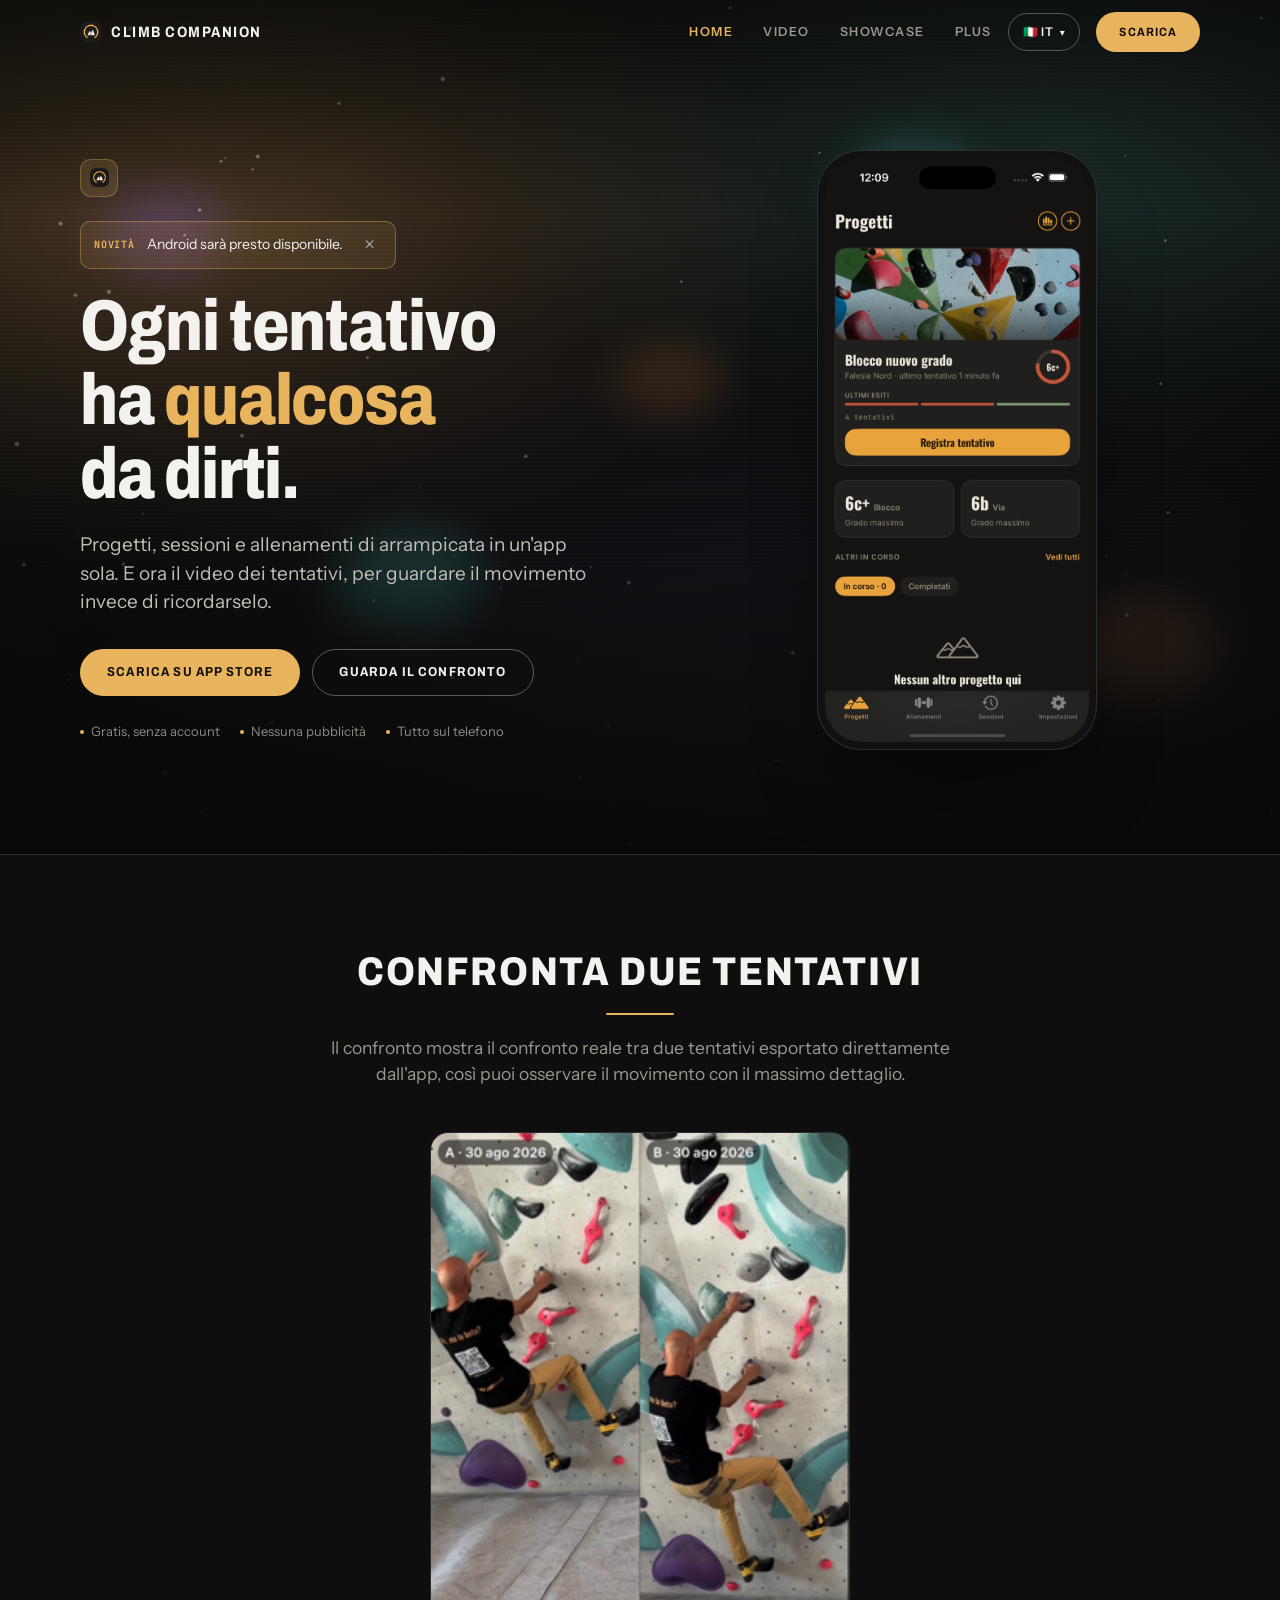
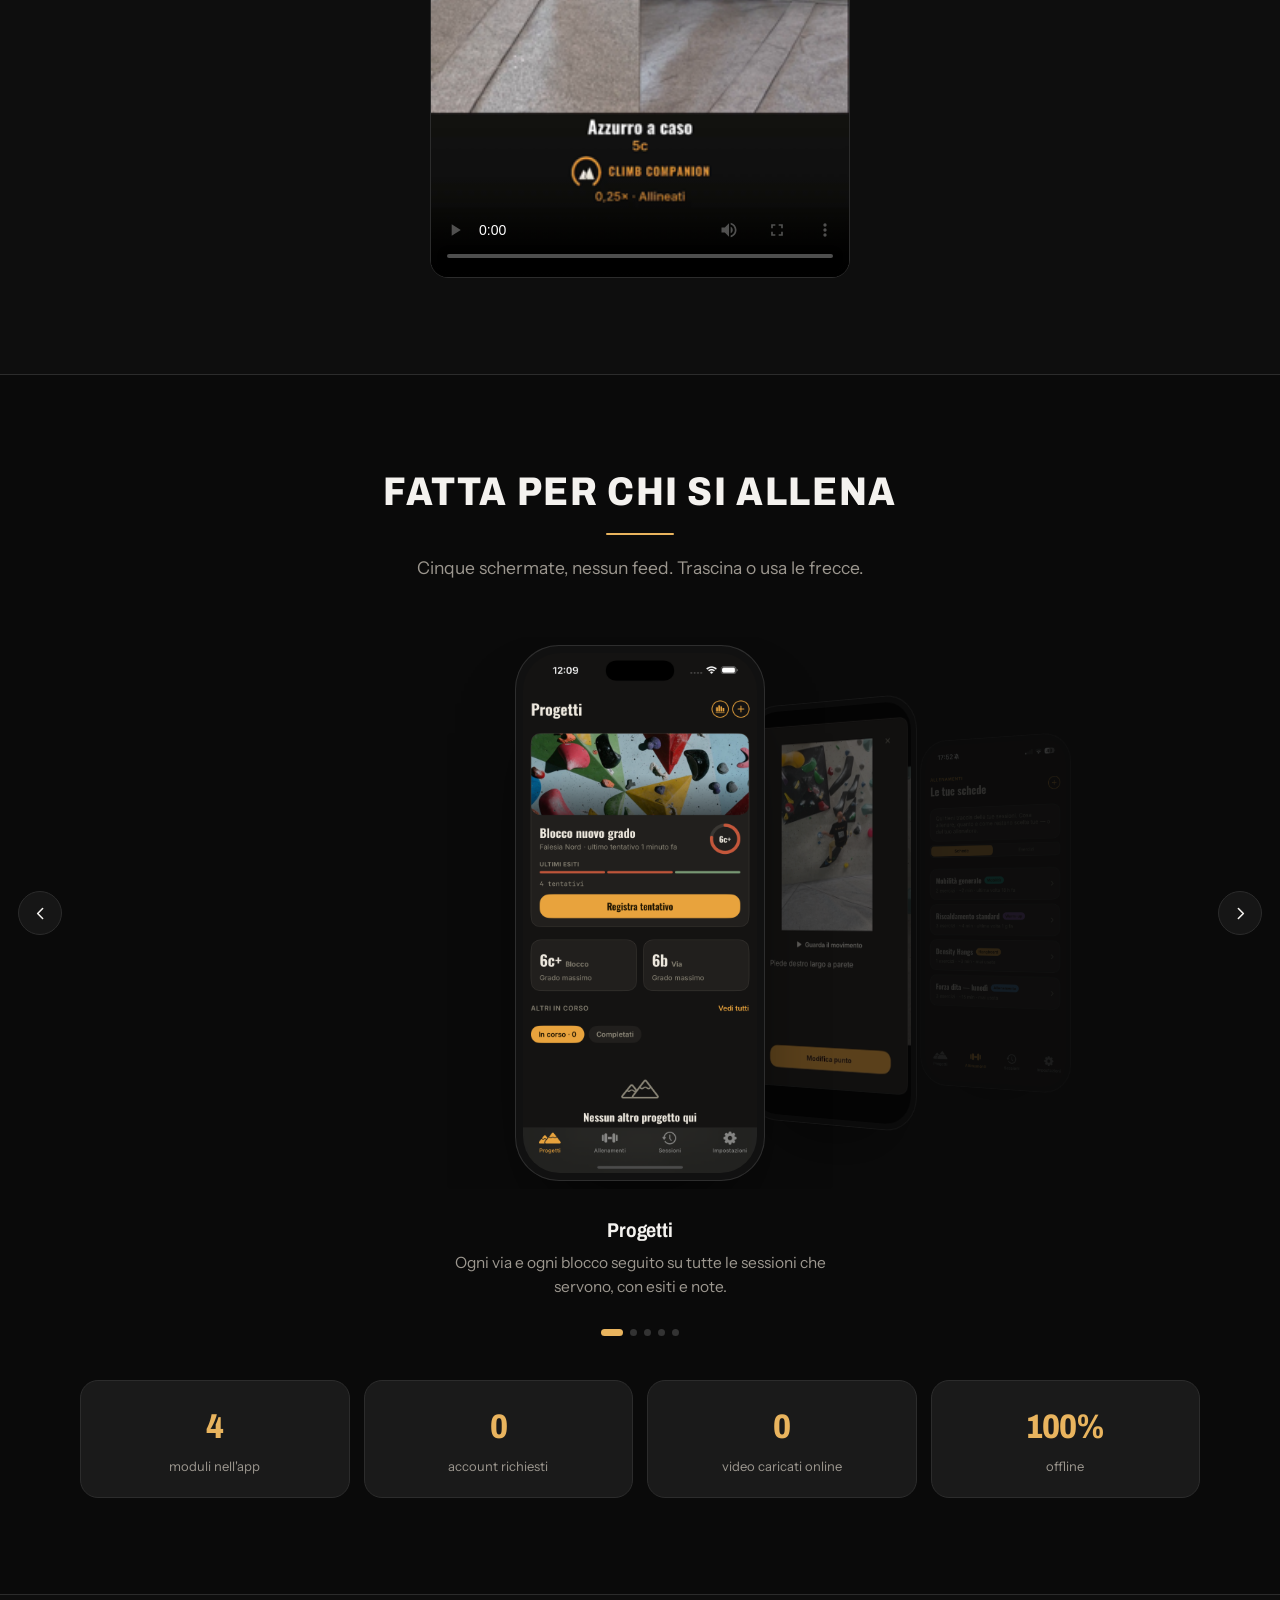
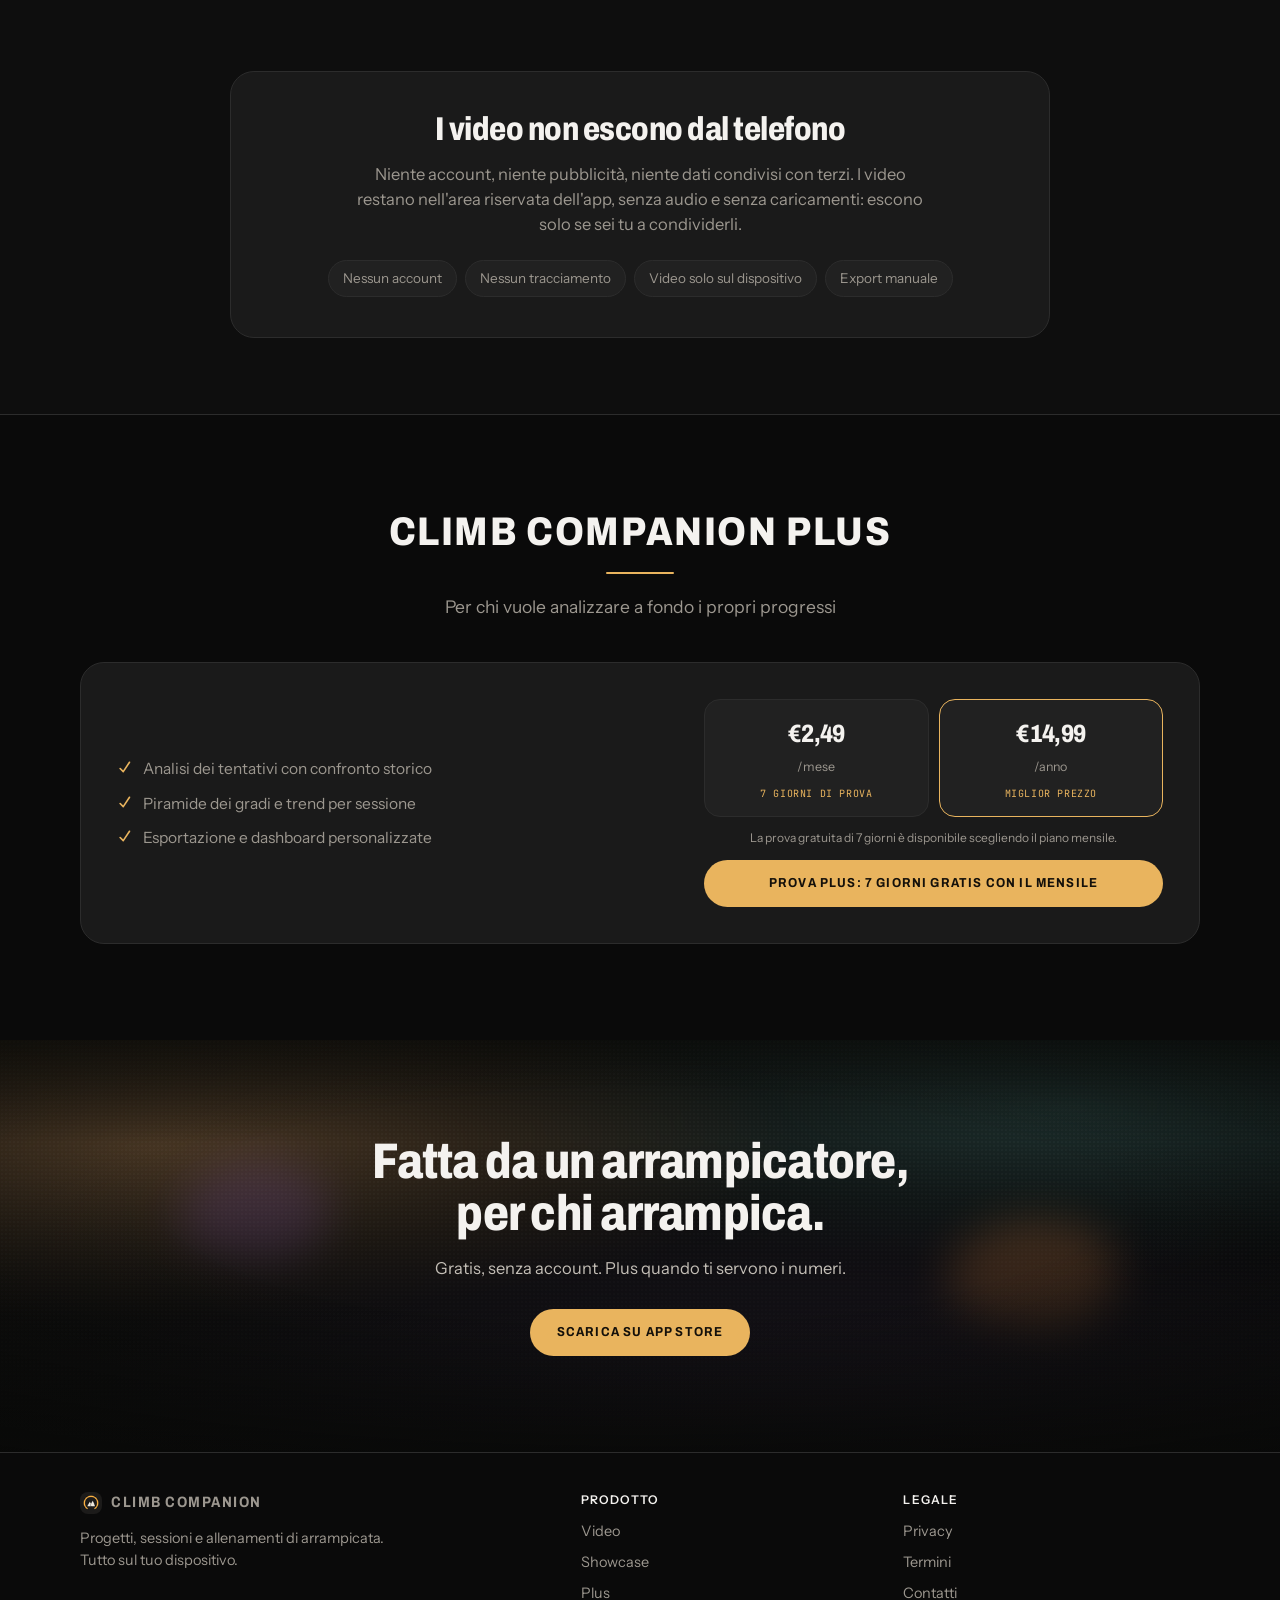
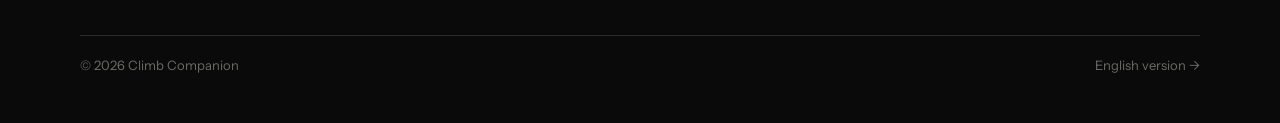
<file: index.html>
<!doctype html>
<html lang="it">
<head>
  <meta charset="utf-8">
  <meta name="viewport" content="width=device-width, initial-scale=1, viewport-fit=cover">
  <meta name="description" content="Climb Companion: traccia progetti, sessioni e allenamenti di arrampicata, registra e confronta i video dei tuoi tentativi. Tutto sul tuo dispositivo, senza account, senza tracciamento.">
  <meta name="theme-color" content="#0A0A0A">
  <title>Climb Companion — Il tuo compagno di arrampicata</title>
  <link rel="preconnect" href="https://fonts.googleapis.com">
  <link rel="preconnect" href="https://fonts.gstatic.com" crossorigin>
  <link href="https://fonts.googleapis.com/css2?family=Archivo:wdth,wght@75..100,600..800&family=Instrument+Sans:wght@400;500;600;700&family=JetBrains+Mono:wght@400;500;700&display=swap" rel="stylesheet">
  <style>
    :root {
      --bg: #0A0A0A;
      --card: #1A1A1A;
      --card-2: #212121;
      --line: #2C2C2C;
      --ink: #F4F2EF;
      --muted: #9C978F;
      --faint: #6E6A64;
      --amber: #E9B45E;
      --amber-deep: #C9913D;
      --miss: #D2614A;
      --ok: #5FA98C;
      color-scheme: dark;
    }
    * { box-sizing: border-box; }
    html { scroll-behavior: smooth; }
    body {
      margin: 0;
      background: var(--bg);
      color: var(--ink);
      font-family: "Instrument Sans", ui-sans-serif, -apple-system, system-ui, sans-serif;
      font-size: 16.5px;
      line-height: 1.5;
      -webkit-font-smoothing: antialiased;
      overflow-x: hidden;
    }
    h1, h2, h3 {
      margin: 0;
      font-family: "Archivo", ui-sans-serif, system-ui, sans-serif;
      font-variation-settings: "wdth" 82;
      font-weight: 800;
      letter-spacing: -.015em;
      line-height: 1.04;
      text-wrap: balance;
    }
    p { margin: 0; }
    a { color: inherit; }
    .mono { font-family: "JetBrains Mono", ui-monospace, monospace; }
    .wrap { width: min(1120px, calc(100% - 40px)); margin-inline: auto; }
    section { padding-block: clamp(56px, 8vw, 96px); }
    :focus-visible { outline: 2px solid var(--amber); outline-offset: 3px; border-radius: 8px; }

    .nav {
      position: absolute;
      top: env(safe-area-inset-top, 0px);
      left: 0;
      right: 0;
      z-index: 60;
      transition: background .3s, border-color .3s;
      border-bottom: 1px solid transparent;
    }
    .nav.stuck {
      position: fixed;
      background: rgba(10,10,10,.82);
      backdrop-filter: blur(16px);
      -webkit-backdrop-filter: blur(16px);
      border-bottom-color: var(--line);
    }
    .nav-in {
      display: flex;
      align-items: center;
      gap: 16px;
      min-height: 64px;
    }
    .brand {
      display: flex;
      align-items: center;
      gap: 9px;
      text-decoration: none;
      margin-right: auto;
      font-family: "Archivo", sans-serif;
      font-variation-settings: "wdth" 85;
      font-weight: 700;
      font-size: 15px;
      letter-spacing: .1em;
      text-transform: uppercase;
    }
    .logo {
      width: 23px;
      height: 23px;
      flex: none;
      fill: none;
      stroke: var(--amber);
      stroke-width: 2.2;
      stroke-linejoin: round;
    }
    .nav-links { display: none; gap: 30px; }
    .nav-links a {
      text-decoration: none;
      font-size: 12.5px;
      font-weight: 600;
      letter-spacing: .12em;
      text-transform: uppercase;
      color: var(--muted);
      transition: color .2s;
    }
    .nav-links a:hover, .nav-links a.on { color: var(--amber); }
    @media (min-width:900px){ .nav-links { display: flex; } }

    .btn {
      display: inline-flex;
      align-items: center;
      justify-content: center;
      gap: 8px;
      cursor: pointer;
      font-family: "Archivo", sans-serif;
      font-variation-settings: "wdth" 88;
      font-weight: 700;
      font-size: 13px;
      letter-spacing: .09em;
      text-transform: uppercase;
      text-decoration: none;
      padding: 13px 26px;
      border-radius: 999px;
      border: 1.5px solid transparent;
      background: var(--amber);
      color: #14100A;
      transition: filter .18s, transform .18s;
    }
    .btn:hover { filter: brightness(1.08); transform: translateY(-2px); }
    .btn:active { transform: translateY(0); }
    .btn-out { background: transparent; color: var(--ink); border-color: rgba(255,255,255,.32); }
    .btn-out:hover { background: rgba(255,255,255,.07); filter: none; }
    .nav .btn { padding: 10px 22px; font-size: 12px; }

    .lang { position: relative; font-size: 12px; font-weight: 600; letter-spacing: .06em; }
    .lang summary { list-style: none; cursor: pointer; padding: 9px 14px; border: 1px solid rgba(255,255,255,.28); border-radius: 999px; color: var(--ink); white-space: nowrap; user-select: none; }
    .lang summary::-webkit-details-marker { display: none; }
    .lang summary::after { content: "▾"; margin-left: 6px; font-size: 10px; }
    .lang-menu { position: absolute; right: 0; top: calc(100% + 8px); min-width: 150px; background: var(--card); border: 1px solid var(--line); border-radius: 12px; padding: 6px; box-shadow: 0 12px 32px rgba(0,0,0,.5); z-index: 80; }
    .lang-menu a { display: block; padding: 9px 12px; border-radius: 8px; color: var(--ink); text-decoration: none; letter-spacing: 0; font-size: 14px; font-weight: 500; }
    .lang-menu a:hover { background: var(--card-2); }
    .lang-menu a.on { color: var(--amber); }

    .hero {
      position: relative;
      overflow: hidden;
      padding-block: clamp(96px,16vw,150px) clamp(60px,9vw,104px);
      background: #070806;
    }
    .wallbg { position: absolute; inset: 0; overflow: hidden; }
    .wallbg .slab {
      position: absolute;
      inset: -10%;
      background:
        radial-gradient(60% 50% at 18% 30%, rgba(120,88,54,.55), transparent 70%),
        radial-gradient(55% 45% at 78% 22%, rgba(52,92,86,.42), transparent 72%),
        radial-gradient(70% 60% at 62% 82%, rgba(88,62,110,.32), transparent 70%),
        linear-gradient(155deg,#14110D 0%,#0B0C0D 55%,#08090A 100%);
      filter: blur(2px);
    }
    .wallbg .blob {
      position: absolute;
      border-radius: 52% 48% 40% 60% / 58% 42% 58% 42%;
      filter: blur(22px);
      opacity: .5;
    }
    .wallbg .grain {
      position: absolute;
      inset: 0;
      background-image: radial-gradient(rgba(255,255,255,.05) 1px, transparent 1px);
      background-size: 4px 4px;
      opacity: .5;
    }
    .wallbg .vig {
      position: absolute;
      inset: 0;
      background: radial-gradient(120% 90% at 50% 40%, transparent 30%, rgba(7,8,6,.82) 100%), linear-gradient(to bottom, rgba(7,8,6,.55) 0%, transparent 25%, rgba(10,10,10,.95) 100%);
    }
    #dust {
      position: absolute;
      inset: 0;
      width: 100%;
      height: 100%;
      pointer-events: none;
    }
    .hero .wrap { position: relative; z-index: 2; }
    .hero-grid {
      display: grid;
      gap: clamp(40px, 7vw, 64px);
      align-items: center;
    }
    @media (min-width:920px){ .hero-grid{ grid-template-columns: 1.08fr .92fr; } }

    .badge {
      width: 38px;
      height: 38px;
      border-radius: 11px;
      display: grid;
      place-items: center;
      background: rgba(233,180,94,.14);
      border: 1px solid rgba(233,180,94,.3);
      margin-bottom: 24px;
    }
    .badge svg {
      width: 19px;
      height: 19px;
      stroke: var(--amber);
      fill: none;
      stroke-width: 2;
      stroke-linecap: round;
      stroke-linejoin: round;
    }
    .hero h1 { font-size: clamp(40px, 10vw, 72px); line-height: 1.03; }
    .hero h1 span { color: var(--amber); }
    .hero .lead {
      color: #C3BEB6;
      font-size: clamp(16.5px, 4.2vw, 19px);
      max-width: 40ch;
      margin-top: 20px;
    }
    .android-notice {
      display: flex;
      align-items: center;
      gap: 12px;
      width: fit-content;
      max-width: 100%;
      margin-bottom: 20px;
      padding: 8px 10px 8px 13px;
      border: 1px solid rgba(233,180,94,.38);
      border-radius: 10px;
      background: rgba(233,180,94,.1);
      color: var(--ink);
      font-size: 14px;
    }
    .android-notice[hidden] { display: none; }
    .android-notice-label {
      color: var(--amber);
      font-family: "JetBrains Mono", monospace;
      font-size: 10px;
      font-weight: 700;
      letter-spacing: .08em;
      text-transform: uppercase;
      white-space: nowrap;
    }
    .android-notice p { margin: 0; }
    .android-notice-close {
      display: grid;
      place-items: center;
      flex: none;
      width: 30px;
      height: 30px;
      border: 0;
      border-radius: 7px;
      background: transparent;
      color: var(--muted);
      font: inherit;
      font-size: 21px;
      line-height: 1;
      cursor: pointer;
    }
    .android-notice-close:hover { background: rgba(255,255,255,.08); color: var(--ink); }
    .cta { display: flex; flex-wrap: wrap; gap: 12px; margin-top: 32px; }
    .trust {
      display: flex;
      flex-wrap: wrap;
      gap: 8px 20px;
      margin-top: 26px;
      font-size: 13px;
      color: #8E8A83;
    }
    .trust span { display: inline-flex; align-items: center; gap: 7px; }
    .trust span::before {
      content: "";
      width: 4px;
      height: 4px;
      border-radius: 50%;
      background: var(--amber);
    }
    .float { animation: float 7s ease-in-out infinite; }
    @keyframes float { 0%,100%{ transform: translateY(-8px); } 50% { transform: translateY(8px); } }

    .phone {
      width: min(280px, 72vw);
      aspect-ratio: 9 / 19.3;
      flex: none;
      margin-inline: auto;
      border-radius: 44px;
      padding: 8px;
      background: #111;
      box-shadow: 0 48px 90px -40px rgba(0,0,0,.9), 0 0 0 1px #2E2E2E inset;
    }
    .screen {
      height: 100%;
      border-radius: 37px;
      overflow: hidden;
      background: #0A0A0A;
      display: flex;
      flex-direction: column;
      position: relative;
      font-size: 11.5px;
      line-height: 1.35;
    }
    .screen img, .screen video {
      width: 100%;
      height: 100%;
      display: block;
      object-fit: cover;
      background: #111;
    }
    .sbar {
      display: flex;
      align-items: center;
      justify-content: space-between;
      padding: 12px 20px 2px;
      font-size: 11px;
      font-weight: 600;
    }
    .sbar .sig { display: flex; gap: 2.5px; align-items: flex-end; }
    .sbar .sig i {
      width: 3px;
      background: var(--ink);
      border-radius: 1px;
      display: block;
    }
    .sbody { flex: 1; padding: 6px 14px 0; display: flex; flex-direction: column; gap: 11px; overflow: hidden; }
    .shead { display: flex; align-items: center; justify-content: space-between; }
    .stitle {
      font-family: "Archivo", sans-serif;
      font-variation-settings: "wdth" 80;
      font-weight: 800;
      font-size: 25px;
      letter-spacing: -.015em;
    }
    .ring {
      width: 26px;
      height: 26px;
      border-radius: 50%;
      border: 1.6px solid var(--amber);
      display: grid;
      place-items: center;
      flex: none;
    }
    .ring svg {
      width: 13px;
      height: 13px;
      stroke: var(--amber);
      fill: none;
      stroke-width: 2;
      stroke-linecap: round;
    }
    .hcard {
      background: var(--card);
      border-radius: 18px;
      overflow: hidden;
      display: flex;
      flex-direction: column;
    }
    .wallphoto {
      height: 76px;
      position: relative;
      background: linear-gradient(120deg,#8C8F92,#B9BCBE 45%,#9DA0A2);
      overflow: hidden;
    }
    .wallphoto .beam {
      position: absolute;
      left: 0;
      top: 0;
      bottom: 0;
      width: 32%;
      background: linear-gradient(150deg,#9A5A33,#6E3E22);
      clip-path: polygon(0 0, 100% 0, 58% 100%, 0 100%);
    }
    .hld { position: absolute; border-radius: 54% 46% 42% 58% / 58% 42% 58% 42%; }
    .hcard-b { padding: 11px 12px; display: flex; flex-direction: column; gap: 8px; }
    .prow { display: flex; align-items: center; justify-content: space-between; gap: 10px; }
    .pname {
      font-family: "Archivo", sans-serif;
      font-variation-settings: "wdth" 82;
      font-weight: 800;
      font-size: 16px;
      letter-spacing: -.01em;
    }
    .pago { font-size: 10.5px; color: var(--muted); margin-top: 1px; }
    .gauge {
      width: 44px;
      height: 44px;
      border-radius: 50%;
      flex: none;
      display: grid;
      place-items: center;
      background: conic-gradient(var(--amber) 0 62%, #2E2E2E 62%);
      position: relative;
    }
    .gauge::after {
      content: "";
      position: absolute;
      inset: 4px;
      border-radius: 50%;
      background: var(--card);
    }
    .gauge b {
      position: relative;
      z-index: 1;
      font-family: "Archivo", sans-serif;
      font-variation-settings: "wdth" 85;
      font-weight: 700;
      font-size: 12.5px;
    }
    .lbl {
      font-family: "JetBrains Mono", monospace;
      font-size: 8.5px;
      font-weight: 500;
      letter-spacing: .14em;
      text-transform: uppercase;
      color: var(--faint);
    }
    .esiti { display: flex; gap: 5px; }
    .esiti i { flex: 1; height: 3px; border-radius: 2px; background: #3A3A3A; display: block; }
    .esiti i.miss { background: var(--miss); }
    .esiti i.ok { background: var(--ok); }
    .meta-m { font-family: "JetBrains Mono", monospace; font-size: 9.5px; color: var(--muted); }
    .appbtn {
      background: var(--amber);
      color: #14100A;
      border-radius: 12px;
      text-align: center;
      padding: 9px;
      font-family: "Archivo", sans-serif;
      font-variation-settings: "wdth" 86;
      font-weight: 700;
      font-size: 13px;
    }
    .duo { display: flex; gap: 9px; }
    .duo div { flex: 1; background: var(--card); border: 1px solid #242424; border-radius: 15px; padding: 10px 11px; }
    .duo b {
      font-family: "Archivo", sans-serif;
      font-variation-settings: "wdth" 82;
      font-weight: 800;
      font-size: 19px;
      letter-spacing: -.02em;
    }
    .duo em { font-style: normal; font-size: 11px; color: var(--muted); margin-left: 3px; }
    .duo span { display: block; font-size: 9.5px; color: var(--faint); margin-top: 1px; }
    .chips { display: flex; gap: 7px; }
    .chip {
      border-radius: 999px;
      padding: 5px 12px;
      font-size: 10.5px;
      font-weight: 600;
      background: #242424;
      color: var(--muted);
    }
    .chip.on { background: var(--amber); color: #14100A; }
    .tabbar {
      position: absolute;
      left: 12px;
      right: 12px;
      bottom: 11px;
      display: flex;
      justify-content: space-around;
      align-items: center;
      background: rgba(38,38,38,.82);
      backdrop-filter: blur(14px);
      border-radius: 999px;
      padding: 7px 4px;
      border: 1px solid #333;
    }
    .tabbar span {
      display: flex;
      flex-direction: column;
      align-items: center;
      gap: 2px;
      font-size: 8px;
      color: var(--muted);
    }
    .tabbar span.on { color: var(--amber); }
    .tabbar svg {
      width: 15px;
      height: 15px;
      stroke: currentColor;
      fill: none;
      stroke-width: 1.9;
      stroke-linecap: round;
      stroke-linejoin: round;
    }

    .sechead { text-align: center; max-width: 620px; margin-inline: auto; }
    .sechead h2 {
      font-size: clamp(25px, 5.6vw, 40px);
      letter-spacing: .04em;
      text-transform: uppercase;
      font-variation-settings: "wdth" 88;
    }
    .rule { width: 68px; height: 2px; background: var(--amber); margin: 20px auto; border-radius: 2px; }
    .sechead p { color: var(--muted); font-size: clamp(15.5px, 3.8vw, 17.5px); }

    .cf {
      --cf-w: min(250px, 58vw);
      position: relative;
      margin-top: clamp(36px,6vw,56px);
      perspective: 1700px;
      height: calc(var(--cf-w) * 2.145 + 16px);
      overflow: hidden;
      touch-action: pan-y;
    }
    .cf-track { position: relative; height: 100%; transform-style: preserve-3d; }
    .cf-item {
      position: absolute;
      top: 8px;
      left: 50%;
      width: var(--cf-w);
      transition: transform .55s cubic-bezier(.25,.8,.3,1), opacity .55s ease, filter .55s ease;
      will-change: transform, opacity;
    }
    .cf-item .phone { width: 100%; margin: 0; }
    .cf-item.hide { opacity: 0; pointer-events: none; }
    .cf-arrow {
      position: absolute;
      top: 50%;
      translate: 0 -50%;
      z-index: 8;
      width: 44px;
      height: 44px;
      border-radius: 50%;
      cursor: pointer;
      background: rgba(26,26,26,.82);
      border: 1px solid var(--line);
      color: var(--ink);
      display: grid;
      place-items: center;
      backdrop-filter: blur(8px);
      transition: background .2s, border-color .2s;
    }
    .cf-arrow:hover { background: var(--amber); color: #14100A; border-color: var(--amber); }
    .cf-arrow svg { width: 17px; height: 17px; stroke: currentColor; fill: none; stroke-width: 2.2; stroke-linecap: round; stroke-linejoin: round; }
    .cf-prev { left: 2px; }
    .cf-next { right: 2px; }
    @media (min-width:760px){ .cf-prev { left: 18px; } .cf-next { right: 18px; } }
    .cf-cap { text-align: center; margin-top: 26px; min-height: 96px; }
    .cf-cap b {
      display: block;
      font-family: "Archivo", sans-serif;
      font-variation-settings: "wdth" 84;
      font-weight: 700;
      font-size: 20px;
      letter-spacing: -.01em;
      margin-bottom: 6px;
    }
    .cf-cap p { color: var(--muted); font-size: 15.5px; max-width: 42ch; margin-inline: auto; }
    .dots { display: flex; gap: 7px; justify-content: center; margin-top: 18px; }
    .dots button {
      width: 7px;
      height: 7px;
      border-radius: 50%;
      border: none;
      padding: 0;
      cursor: pointer;
      background: #333;
      transition: background .25s, width .25s;
    }
    .dots button.on { background: var(--amber); width: 22px; border-radius: 99px; }

    .band { background: #0E0E0E; border-block: 1px solid var(--line); }
    .player { margin-top: clamp(30px,5vw,44px); max-width: 420px; margin-inline: auto; }
    .stage {
      display: flex;
      border-radius: 18px;
      overflow: hidden;
      border: 1px solid var(--line);
      background: #000;
      width: min(100%, 420px);
      margin-inline: auto;
      aspect-ratio: 9 / 16;
    }
    .panel {
      position: relative;
      width: 100%;
      height: 100%;
      overflow: hidden;
      background: #000;
    }
    .panel video {
      position: absolute;
      inset: 0;
      width: 100%;
      height: 100%;
      display: block;
      object-fit: cover;
      background: #000;
    }
    .ptag {
      position: absolute;
      top: 9px;
      left: 9px;
      font-family: "JetBrains Mono", monospace;
      font-size: 9.5px;
      letter-spacing: .04em;
      color: #EFEFEF;
      background: rgba(0,0,0,.6);
      border-radius: 7px;
      padding: 4px 8px;
    }

    .stats {
      display: grid;
      grid-template-columns: repeat(2, 1fr);
      gap: 14px;
      margin-top: clamp(32px, 5vw, 44px);
    }
    @media (min-width:720px){ .stats { grid-template-columns: repeat(4, 1fr); } }
    .stat {
      background: var(--card);
      border: 1px solid var(--line);
      border-radius: 18px;
      padding: 20px 16px;
      text-align: center;
    }
    .stat b {
      display: block;
      font-family: "Archivo", sans-serif;
      font-variation-settings: "wdth" 82;
      font-weight: 800;
      font-size: clamp(26px,5vw,34px);
      letter-spacing: -.03em;
      color: var(--amber);
    }
    .stat span { display: block; font-size: 13px; color: var(--muted); margin-top: 5px; }

    .privacy {
      background: var(--card);
      border: 1px solid var(--line);
      border-radius: 24px;
      padding: clamp(26px,5vw,40px);
      text-align: center;
      max-width: 820px;
      margin-inline: auto;
    }
    .privacy h2 { font-size: clamp(23px,5.2vw,33px); }
    .privacy p { color: var(--muted); margin-top: 16px; max-width: 52ch; margin-inline: auto; }
    .pills { display: flex; flex-wrap: wrap; gap: 8px; justify-content: center; margin-top: 24px; }
    .pill {
      font-size: 13.5px;
      color: var(--muted);
      background: var(--card-2);
      border: 1px solid var(--line);
      border-radius: 999px;
      padding: 7px 14px;
    }

    .plan {
      background: var(--card);
      border: 1px solid var(--line);
      border-radius: 24px;
      padding: clamp(24px,5vw,36px);
      margin-top: clamp(30px,5vw,42px);
      display: grid;
      gap: 26px;
    }
    @media (min-width:820px){ .plan { grid-template-columns: 1.1fr .9fr; align-items: center; } }
    .list { margin: 0; padding: 0; list-style: none; display: flex; flex-direction: column; gap: 11px; }
    .list li { position: relative; padding-left: 26px; color: var(--muted); font-size: 15.5px; }
    .list li svg {
      position: absolute;
      left: 0;
      top: 4px;
      width: 15px;
      height: 15px;
      stroke: var(--amber);
      fill: none;
      stroke-width: 2.6;
      stroke-linecap: round;
      stroke-linejoin: round;
    }
    .prices { display: flex; gap: 10px; }
    .price {
      flex: 1;
      border: 1px solid var(--line);
      border-radius: 16px;
      padding: 15px;
      text-align: center;
      background: var(--card-2);
    }
    .price.best { border-color: var(--amber); }
    .price .amt {
      display: block;
      font-family: "Archivo", sans-serif;
      font-variation-settings: "wdth" 82;
      font-weight: 800;
      font-size: 25px;
      letter-spacing: -.025em;
    }
    .price .per { font-size: 12.5px; color: var(--muted); }
    .price .ex {
      display: block;
      margin-top: 8px;
      font-family: "JetBrains Mono", monospace;
      font-size: 10px;
      letter-spacing: .06em;
      text-transform: uppercase;
      color: var(--amber);
    }

    .close {
      position: relative;
      overflow: hidden;
      text-align: center;
      background: #070806;
    }
    .close .wallbg .slab { filter: blur(3px); }
    .close .wrap { position: relative; z-index: 2; }
    .close h2 { font-size: clamp(28px,7vw,50px); }
    .close p { color: #C3BEB6; margin-block: 16px 28px; }

    footer {
      border-top: 1px solid var(--line);
      padding-block: 38px 48px;
      font-size: 14.5px;
      color: var(--muted);
    }
    .foot { display: grid; gap: 26px; }
    @media (min-width:700px){ .foot { grid-template-columns: 1.6fr 1fr 1fr; } }
    footer h4 { font-size: 12px; font-weight: 600; color: var(--ink); margin: 0 0 12px; letter-spacing: .1em; text-transform: uppercase; }
    footer nav { display: flex; flex-direction: column; gap: 9px; }
    footer a { text-decoration: none; }
    footer a:hover { color: var(--amber); }
    .link-like {
      appearance: none;
      border: none;
      background: transparent;
      color: var(--muted);
      padding: 0;
      font: inherit;
      text-align: left;
      cursor: pointer;
    }
    .link-like:hover { color: var(--amber); }
    .modal-overlay {
      position: fixed;
      inset: 0;
      background: rgba(6, 6, 6, 0.78);
      backdrop-filter: blur(12px);
      -webkit-backdrop-filter: blur(12px);
      display: grid;
      place-items: center;
      padding: 20px;
      z-index: 120;
    }
    .modal-overlay[hidden] { display: none; }
    .modal-card {
      width: min(100%, 500px);
      background: #171717;
      border: 1px solid var(--line);
      border-radius: 24px;
      padding: 22px 20px 18px;
      box-shadow: 0 32px 80px rgba(0,0,0,0.5);
      position: relative;
    }
    .modal-close {
      position: absolute;
      top: 10px;
      right: 12px;
      width: 34px;
      height: 34px;
      border: none;
      border-radius: 50%;
      background: rgba(255,255,255,0.06);
      color: var(--ink);
      font-size: 26px;
      line-height: 1;
      cursor: pointer;
    }
    .modal-card h3 {
      margin: 0 0 8px;
      font-size: clamp(24px, 4vw, 30px);
      letter-spacing: -.03em;
    }
    .modal-sub {
      margin: 0 0 18px;
      color: var(--muted);
      font-size: 14px;
    }
    .modal-card form {
      display: grid;
      gap: 12px;
    }
    .modal-card label {
      display: grid;
      gap: 7px;
      font-size: 13px;
      color: var(--muted);
    }
    .modal-card input,
    .modal-card textarea {
      width: 100%;
      border: 1px solid var(--line);
      background: var(--card-2);
      color: var(--ink);
      border-radius: 12px;
      padding: 11px 12px;
      font: inherit;
      resize: vertical;
    }
    .modal-card button[type="submit"] {
      margin-top: 6px;
      justify-self: start;
    }
    .form-status {
      margin: 0;
      font-size: 13px;
      min-height: 18px;
    }
    .form-status.success { color: var(--ok); }
    .form-status.error { color: var(--miss); }
    .copy {
      margin-top: 30px;
      padding-top: 20px;
      border-top: 1px solid var(--line);
      display: flex;
      flex-wrap: wrap;
      gap: 12px;
      justify-content: space-between;
      font-size: 13px;
      color: var(--faint);
    }

    .anim .rv { opacity: 0; transform: translateY(18px); }
    .anim .rv.in { opacity: 1; transform: none; transition: opacity .65s ease, transform .65s cubic-bezier(.2,.8,.3,1); }
    @media (prefers-reduced-motion: reduce) {
      .anim .rv { opacity: 1 !important; transform: none !important; }
      * { animation: none !important; transition: none !important; }
    }
  </style>
</head>
<body>
  <header class="nav" id="nav">
    <div class="wrap nav-in">
      <a class="brand" href="#top">
        <img src="./favicon-32.png" alt="Climb Companion" style="width:22px;height:22px;border-radius:8px;display:block;">
        Climb Companion
      </a>
      <div class="nav-links">
        <a href="#top" class="on">Home</a>
        <a href="#video">Video</a>
        <a href="#showcase">Showcase</a>
        <a href="#plus">Plus</a>
      </div>
      <details class="lang"><summary aria-label="Lingua / Language">🇮🇹 <span>IT</span></summary><div class="lang-menu"><a href="./index.html" hreflang="it" class="on">🇮🇹 Italiano</a><a href="./index-en.html" hreflang="en">🇬🇧 English</a></div></details>
      <a class="btn" href="https://apps.apple.com/it/app/climb-companion/id6793981358">Scarica</a>
    </div>
  </header>

  <main id="top">
    <section class="hero">
      <div class="wallbg" aria-hidden="true">
        <div class="slab"></div>
        <span class="blob" style="left:8%;top:22%;width:120px;height:86px;background:#6E4A86"></span>
        <span class="blob" style="left:26%;top:62%;width:150px;height:100px;background:#3E9B93"></span>
        <span class="blob" style="left:66%;top:16%;width:130px;height:92px;background:#3E9B93;opacity:.35"></span>
        <span class="blob" style="left:82%;top:70%;width:170px;height:110px;background:#C97B3A;opacity:.4"></span>
        <span class="blob" style="left:48%;top:40%;width:110px;height:80px;background:#8A5A2E;opacity:.35"></span>
        <div class="grain"></div>
        <canvas id="dust"></canvas>
        <div class="vig"></div>
      </div>

      <div class="wrap hero-grid">
        <div>
          <span class="badge">
            <img src="./favicon-32.png" alt="Climb Companion" style="width:19px;height:19px;border-radius:6px;display:block;">
          </span>
          <aside class="android-notice" id="androidNotice" role="status">
            <span class="android-notice-label">Novità</span>
            <p>Android sarà presto disponibile.</p>
            <button class="android-notice-close" id="androidNoticeClose" type="button" aria-label="Chiudi avviso Android">&times;</button>
          </aside>
          <h1>Ogni tentativo<br>ha <span>qualcosa</span><br>da dirti.</h1>
          <p class="lead">Progetti, sessioni e allenamenti di arrampicata in un'app sola. E ora il video dei tentativi, per guardare il movimento invece di ricordarselo.</p>
          <div class="cta">
            <a class="btn" href="https://apps.apple.com/it/app/climb-companion/id6793981358">Scarica su App Store</a>
            <a class="btn btn-out" href="#video">Guarda il confronto</a>
          </div>
          <div class="trust">
            <span>Gratis, senza account</span>
            <span>Nessuna pubblicità</span>
            <span>Tutto sul telefono</span>
          </div>
        </div>

        <div class="float">
          <div class="phone">
            <div class="screen">
              <img src="./screen-projects.png" alt="Schermata dei progetti di Climb Companion" />
            </div>
          </div>
        </div>
      </div>
    </section>

    <section class="band" id="video">
      <div class="wrap">
        <div class="sechead rv">
          <h2>Confronta due tentativi</h2>
          <div class="rule"></div>
          <p>Il confronto mostra il confronto reale tra due tentativi esportato direttamente dall'app, così puoi osservare il movimento con il massimo dettaglio.</p>
        </div>

        <div class="player rv">
          <div class="stage" aria-label="Video confronto tra due tentativi registrato dall'app">
            <div class="panel" style="width:100%;">
              <video src="./video-compare-demo.mp4" poster="./screen-video-compare.png" controls playsinline preload="metadata" style="position:absolute;inset:0;width:100%;height:100%;object-fit:cover;background:#000;"></video>
            </div>
          </div>
        </div>
      </div>
    </section>

    <section id="showcase">
      <div class="wrap">
        <div class="sechead rv">
          <h2>Fatta per chi si allena</h2>
          <div class="rule"></div>
          <p>Cinque schermate, nessun feed. Trascina o usa le frecce.</p>
        </div>
      </div>

      <div class="cf" id="cf">
        <button class="cf-arrow cf-prev" id="cfPrev" aria-label="Schermata precedente">
          <svg viewBox="0 0 24 24"><path d="M15 5 8 12l7 7"/></svg>
        </button>
        <button class="cf-arrow cf-next" id="cfNext" aria-label="Schermata successiva">
          <svg viewBox="0 0 24 24"><path d="m9 5 7 7-7 7"/></svg>
        </button>

        <div class="cf-track" id="cfTrack">
          <div class="cf-item" data-title="Progetti" data-desc="Ogni via e ogni blocco seguito su tutte le sessioni che servono, con esiti e note.">
            <div class="phone"><div class="screen"><img src="./screen-projects.png" alt="Progetti in Climb Companion"></div></div>
          </div>

          <div class="cf-item" data-title="Video del tentativo" data-desc="Rallentatore, loop e fotogramma fissato sulla presa, agganciati al tentativo giusto.">
            <div class="phone"><div class="screen"><video src="./video-pin-demo.mp4" poster="./screen-video-pin.png" muted loop playsinline autoplay preload="metadata"></video></div></div>
          </div>

          <div class="cf-item" data-title="Allenamenti" data-desc="Le schede le crei tu: esercizi, serie e carichi registrati durante la sessione.">
            <div class="phone"><div class="screen"><img src="./screen-training.png" alt="Schede di allenamento in Climb Companion"></div></div>
          </div>

          <div class="cf-item" data-title="Sessioni" data-desc="Volume, frequenza e mix per categoria, senza tenere un foglio a parte.">
            <div class="phone"><div class="screen"><img src="./screen-sessions.png" alt="Storico sessioni di Climb Companion"></div></div>
          </div>

          <div class="cf-item" data-title="Analisi" data-desc="Piramide dei gradi e analisi avanzata delle sessioni, con Climb Companion Plus.">
            <div class="phone"><div class="screen"><img src="./screen-analytics.png" alt="Analisi avanzate delle sessioni di Climb Companion"></div></div>
          </div>
        </div>
      </div>

      <div class="wrap">
        <div class="cf-cap" id="cfCap"><b>Progetti</b><p>Ogni via e ogni blocco seguito su tutte le sessioni che servono, con esiti e note.</p></div>
        <div class="dots" id="cfDots"></div>

        <div class="stats rv">
          <div class="stat"><b>4</b><span>moduli nell'app</span></div>
          <div class="stat"><b>0</b><span>account richiesti</span></div>
          <div class="stat"><b>0</b><span>video caricati online</span></div>
          <div class="stat"><b>100%</b><span>offline</span></div>
        </div>
      </div>
    </section>

    <section class="band" style="padding-block:clamp(48px,7vw,76px)">
      <div class="wrap">
        <div class="privacy rv">
          <h2>I video non escono dal telefono</h2>
          <p>Niente account, niente pubblicità, niente dati condivisi con terzi. I video restano nell'area riservata dell'app, senza audio e senza caricamenti: escono solo se sei tu a condividerli.</p>
          <div class="pills">
            <span class="pill">Nessun account</span>
            <span class="pill">Nessun tracciamento</span>
            <span class="pill">Video solo sul dispositivo</span>
            <span class="pill">Export manuale</span>
          </div>
        </div>
      </div>
    </section>

    <section id="plus">
      <div class="wrap">
        <div class="sechead rv">
          <h2>Climb Companion Plus</h2>
          <div class="rule"></div>
          <p>Per chi vuole analizzare a fondo i propri progressi</p>
        </div>
        <div class="plan rv">
          <div>
            <ul class="list">
              <li><svg viewBox="0 0 24 24"><path d="m5 12 5 5L20 2"/></svg>Analisi dei tentativi con confronto storico</li>
              <li><svg viewBox="0 0 24 24"><path d="m5 12 5 5L20 2"/></svg>Piramide dei gradi e trend per sessione</li>
              <li><svg viewBox="0 0 24 24"><path d="m5 12 5 5L20 2"/></svg>Esportazione e dashboard personalizzate</li>
            </ul>
          </div>
          <div>
            <div class="prices">
              <div class="price">
                <span class="amt">€2,49</span>
                <span class="per">/mese</span>
                <span class="ex">7 giorni di prova</span>
              </div>
              <div class="price best">
                <span class="amt">€14,99</span>
                <span class="per">/anno</span>
                <span class="ex">Miglior prezzo</span>
              </div>
            </div>
            <p style="margin:12px 0 0;color:var(--muted);font-size:12px;text-align:center">La prova gratuita di 7 giorni è disponibile scegliendo il piano mensile.</p>
            <a class="btn" style="width:100%;margin-top:13px" href="https://apps.apple.com/it/app/climb-companion/id6793981358">Prova Plus: 7 giorni gratis con il mensile</a>
          </div>
        </div>
      </div>
    </section>

    <section class="close">
      <div class="wallbg" aria-hidden="true">
        <div class="slab"></div>
        <span class="blob" style="left:14%;top:30%;width:150px;height:100px;background:#6E4A86;opacity:.35"></span>
        <span class="blob" style="left:74%;top:44%;width:170px;height:110px;background:#C97B3A;opacity:.35"></span>
        <div class="grain"></div>
        <div class="vig"></div>
      </div>
      <div class="wrap">
        <h2 class="rv">Fatta da un arrampicatore,<br>per chi arrampica.</h2>
        <p class="rv">Gratis, senza account. Plus quando ti servono i numeri.</p>
        <a class="btn rv" href="https://apps.apple.com/it/app/climb-companion/id6793981358">Scarica su App Store</a>
      </div>
    </section>
  </main>

  <footer>
    <div class="wrap">
      <div class="foot">
        <div>
          <a class="brand" href="#top" style="margin-bottom:14px">
            <img src="./favicon-32.png" alt="Climb Companion" style="width:22px;height:22px;border-radius:8px;display:block;">
            Climb Companion
          </a>
          <p style="max-width:32ch">Progetti, sessioni e allenamenti di arrampicata. Tutto sul tuo dispositivo.</p>
        </div>
        <div>
          <h4>Prodotto</h4>
          <nav><a href="#video">Video</a><a href="#showcase">Showcase</a><a href="#plus">Plus</a></nav>
        </div>
        <div>
          <h4>Legale</h4>
          <nav><a href="./privacy-it.html">Privacy</a><a href="./terms-it.html">Termini</a><button type="button" class="link-like" data-open-contact>Contatti</button></nav>
        </div>
      </div>
      <div class="copy"><span>© 2026 Climb Companion</span><a href="./index-en.html">English version →</a></div>
    </div>
  </footer>

  <div class="modal-overlay" id="contactModal" hidden>
    <div class="modal-card" role="dialog" aria-modal="true" aria-labelledby="contactModalTitle">
      <button type="button" class="modal-close" id="contactModalClose" aria-label="Chiudi">&times;</button>
      <h3 id="contactModalTitle">Contattaci</h3>
      <p class="modal-sub">Scrivici un messaggio e ti risponderemo a climb.companion.app@gmail.com.</p>
      <form id="contactForm">
        <label>Nome
          <input type="text" name="name" required>
        </label>
        <label>Email
          <input type="email" name="email" required>
        </label>
        <label>Messaggio
          <textarea name="message" rows="4" required></textarea>
        </label>
        <input type="text" name="_honey" style="display:none" tabindex="-1" autocomplete="off">
        <button type="submit" class="btn">Invia</button>
        <p class="form-status" id="contactFormStatus" hidden></p>
      </form>
    </div>
  </div>

  <script>
    (function () {
      var reduce = window.matchMedia && window.matchMedia('(prefers-reduced-motion: reduce)').matches;

      var nav = document.getElementById('nav');
      function onScroll(){ nav.classList.toggle('stuck', window.scrollY > 70); }
      window.addEventListener('scroll', onScroll, {passive: true});
      onScroll();

      var androidNotice = document.getElementById('androidNotice');
      document.getElementById('androidNoticeClose').addEventListener('click', function () {
        androidNotice.hidden = true;
      });

      var modal = document.getElementById('contactModal');
      var form = document.getElementById('contactForm');
      var status = document.getElementById('contactFormStatus');
      var closeBtn = document.getElementById('contactModalClose');
      var openers = document.querySelectorAll('[data-open-contact]');

      function openModal() {
        modal.hidden = false;
        document.body.style.overflow = 'hidden';
      }
      function closeModal() {
        modal.hidden = true;
        document.body.style.overflow = '';
      }

      openers.forEach(function (btn) { btn.addEventListener('click', openModal); });
      closeBtn.addEventListener('click', closeModal);
      modal.addEventListener('click', function (e) { if (e.target === modal) closeModal(); });
      document.addEventListener('keydown', function (e) { if (e.key === 'Escape' && !modal.hidden) closeModal(); });

      form.addEventListener('submit', function (e) {
        e.preventDefault();
        var submitBtn = form.querySelector('button[type="submit"]');
        submitBtn.disabled = true;
        status.hidden = true;

        fetch('https://formsubmit.co/ajax/climb.companion.app@gmail.com', {
          method: 'POST',
          headers: { 'Accept': 'application/json' },
          body: new FormData(form)
        })
          .then(function (res) { return res.ok ? res.json() : Promise.reject(); })
          .then(function () {
            status.textContent = 'Messaggio inviato. Ti risponderemo al più presto.';
            status.className = 'form-status success';
            status.hidden = false;
            form.reset();
          })
          .catch(function () {
            status.textContent = 'Qualcosa non ha funzionato. Riprova oppure scrivi a climb.companion.app@gmail.com.';
            status.className = 'form-status error';
            status.hidden = false;
          })
          .finally(function () { submitBtn.disabled = false; });
      });

      var cv = document.getElementById('dust');
      if (cv && !reduce) {
        var ctx = cv.getContext('2d'), motes = [], W = 0, H = 0;
        function size(){
          var r = cv.parentNode.getBoundingClientRect();
          W = cv.width = r.width; H = cv.height = r.height;
          motes = [];
          var n = Math.min(70, Math.round(W * H / 16000));
          for (var i=0; i<n; i++) {
            motes.push({
              x: Math.random() * W,
              y: Math.random() * H,
              r: Math.random() * 1.8 + 0.6,
              vx: (Math.random() - 0.5) * 0.4,
              vy: (Math.random() - 0.5) * 0.4
            });
          }
        }
        function tick(){
          ctx.clearRect(0,0,W,H);
          for (var i=0; i<motes.length; i++) {
            var m = motes[i];
            m.x += m.vx; m.y += m.vy;
            if (m.x < 0 || m.x > W) m.vx *= -1;
            if (m.y < 0 || m.y > H) m.vy *= -1;
            ctx.beginPath(); ctx.fillStyle = 'rgba(255,255,255,.38)'; ctx.arc(m.x, m.y, m.r, 0, Math.PI * 2); ctx.fill();
          }
          requestAnimationFrame(tick);
        }
        size();
        window.addEventListener('resize', size);
        requestAnimationFrame(tick);
      }

      var comparisonVideo = document.querySelector('#video video');
      if (comparisonVideo) {
        function syncVideoAspect(){
          var ratio = comparisonVideo.videoWidth && comparisonVideo.videoHeight ? comparisonVideo.videoWidth / comparisonVideo.videoHeight : 9 / 16;
          comparisonVideo.parentElement.style.aspectRatio = ratio.toFixed(4);
        }
        comparisonVideo.addEventListener('loadedmetadata', syncVideoAspect);
        window.addEventListener('resize', syncVideoAspect);
        syncVideoAspect();
      }

      var track = document.getElementById('cfTrack');
      var items = Array.prototype.slice.call(track.querySelectorAll('.cf-item'));
      var cap = document.getElementById('cfCap');
      var dots = document.getElementById('cfDots');
      var idx = 0;
      items.forEach(function(_, i){
        var b = document.createElement('button');
        b.setAttribute('aria-label', 'Schermata ' + (i+1));
        if (i === 0) b.className = 'on';
        b.addEventListener('click', function(){ go(i); });
        dots.appendChild(b);
      });
      var dotBtns = Array.prototype.slice.call(dots.children);

      function layout(){
        var narrow = window.innerWidth < 760;
        var spread = narrow ? 74 : 84;
        var far = narrow ? 1 : 2;
        items.forEach(function(el, i){
          var d = i - idx;
          var ad = Math.abs(d);
          if (ad > far) {
            el.classList.add('hide');
            return;
          }
          el.classList.remove('hide');
          var x = -50 + d * spread;
          var rot = d === 0 ? 0 : (d > 0 ? -38 : 38);
          var z = d === 0 ? 0 : -190 - (ad-1) * 130;
          var sc = d === 0 ? 1 : 0.88 - (ad-1) * 0.1;
          el.style.transform = 'translateX(' + x + '%) translateZ(' + z + 'px) rotateY(' + rot + 'deg) scale(' + sc + ')';
          el.style.opacity = d === 0 ? 1 : (ad === 1 ? .62 : .26);
          el.style.filter = d === 0 ? 'none' : 'brightness(.6)';
          el.style.zIndex = String(10 - ad);
        });
        cap.innerHTML = '<b>' + items[idx].dataset.title + '</b><p>' + items[idx].dataset.desc + '</p>';
        dotBtns.forEach(function(b, i){ b.classList.toggle('on', i === idx); });
      }

      function go(i){
        idx = Math.max(0, Math.min(items.length - 1, i));
        layout();
      }
      document.getElementById('cfPrev').addEventListener('click', function(){ go(idx - 1); });
      document.getElementById('cfNext').addEventListener('click', function(){ go(idx + 1); });
      items.forEach(function(el, i){ el.addEventListener('click', function(){ if (i !== idx) go(i); }); });

      var cf = document.getElementById('cf'), sx = 0, sy = 0, swiping = false, moved = false;
      cf.addEventListener('pointerdown', function(e){ swiping = true; moved = false; sx = e.clientX; sy = e.clientY; });
      cf.addEventListener('pointermove', function(e){
        if (!swiping || moved) return;
        var dx = e.clientX - sx, dy = e.clientY - sy;
        if (Math.abs(dy) > Math.abs(dx)) { swiping = false; return; }
        if (Math.abs(dx) > 42){ go(idx + (dx < 0 ? 1 : -1)); moved = true; }
      });
      window.addEventListener('pointerup', function(){ swiping = false; });
      cf.setAttribute('tabindex', '0');
      cf.addEventListener('keydown', function(e){
        if (e.key === 'ArrowRight'){ e.preventDefault(); go(idx + 1); }
        if (e.key === 'ArrowLeft'){ e.preventDefault(); go(idx - 1); }
      });
      window.addEventListener('resize', layout);
      layout();

      if (reduce || !('IntersectionObserver' in window)) return;
      document.documentElement.classList.add('anim');
      var rvs = Array.prototype.slice.call(document.querySelectorAll('.rv'));
      var io = new IntersectionObserver(function(entries){
        entries.forEach(function(e){
          if (!e.isIntersecting) return;
          e.target.classList.add('in');
          io.unobserve(e.target);
        });
      }, {rootMargin: '0px 0px -6% 0px', threshold: 0.1});
      rvs.forEach(function(el){ io.observe(el); });
      setTimeout(function(){ rvs.forEach(function(el){ el.classList.add('in'); }); }, 1800);
    })();
  </script>
<script>
document.addEventListener('click',function(e){document.querySelectorAll('details.lang[open]').forEach(function(d){if(!d.contains(e.target))d.removeAttribute('open');});});
document.addEventListener('keydown',function(e){if(e.key==='Escape')document.querySelectorAll('details.lang[open]').forEach(function(d){d.removeAttribute('open');});});
</script>
</body>
</html>
</file>
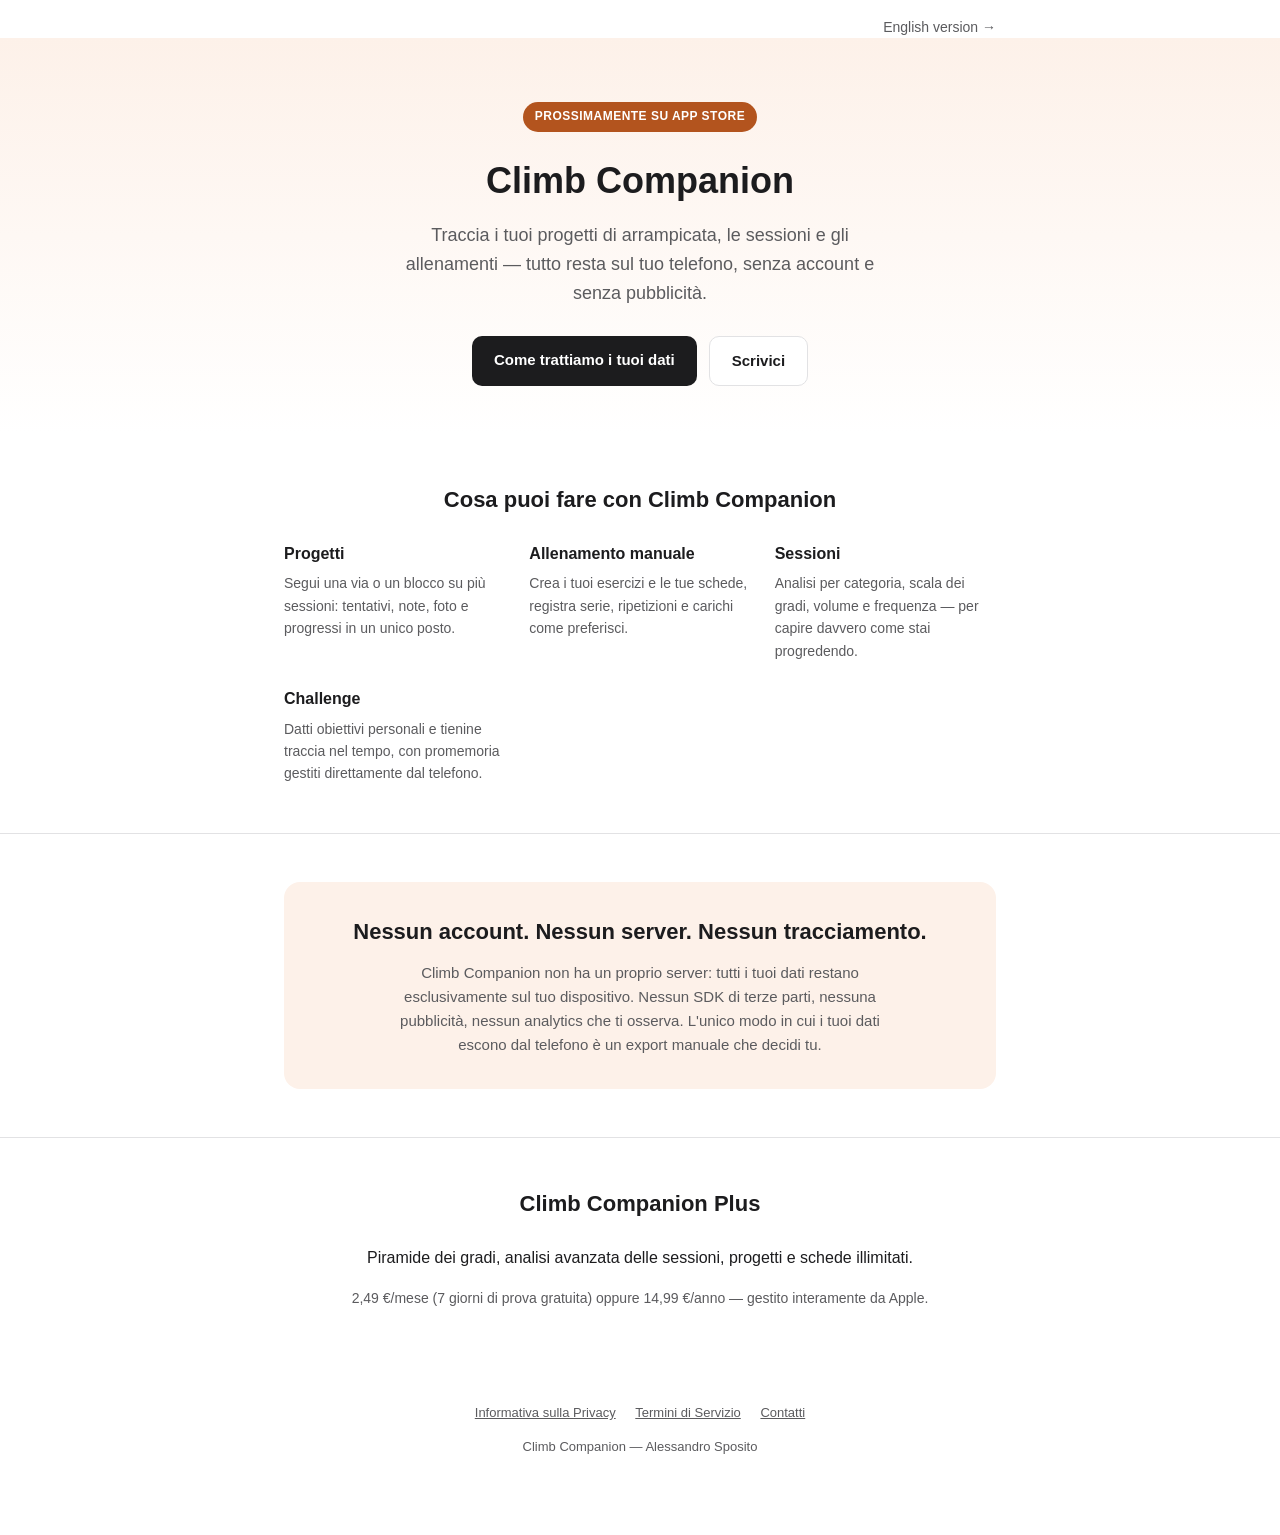
<file: climbcompanion-landing/index.html>
<!DOCTYPE html>
<html lang="it">
<head>
<meta charset="UTF-8">
<meta name="viewport" content="width=device-width, initial-scale=1.0">
<title>Climb Companion — il tuo compagno di arrampicata</title>
<meta name="description" content="Climb Companion: traccia progetti, sessioni e allenamenti di arrampicata. Tutto sul tuo dispositivo, senza account, senza tracciamento.">
<style>
  :root { --ink:#1c1c1e; --dim:#5b5b5e; --line:#e2e2e4; --bg:#ffffff; --accent:#b3541e; --accent-bg:#fdf1e9; }
  * { box-sizing: border-box; }
  body { margin:0; background:var(--bg); color:var(--ink); font-family:-apple-system,BlinkMacSystemFont,"Segoe UI",Roboto,Helvetica,Arial,sans-serif; line-height:1.6; }
  .wrap { max-width:760px; margin:0 auto; padding:0 24px; }
  header.hero { background:linear-gradient(180deg, var(--accent-bg), #fff); padding:64px 0 48px; text-align:center; }
  .lang-switch { font-size:14px; text-align:right; padding:16px 24px 0; max-width:760px; margin:0 auto; }
  .lang-switch a { color:var(--dim); text-decoration:none; }
  .badge { display:inline-block; background:var(--accent); color:#fff; font-size:12px; font-weight:600; letter-spacing:.04em; text-transform:uppercase; padding:5px 12px; border-radius:20px; margin-bottom:20px; }
  h1 { font-size:36px; margin:0 0 12px; }
  .tagline { font-size:18px; color:var(--dim); max-width:480px; margin:0 auto 28px; }
  .cta-row { display:flex; gap:12px; justify-content:center; flex-wrap:wrap; }
  .cta { display:inline-block; padding:12px 22px; border-radius:10px; font-weight:600; text-decoration:none; font-size:15px; }
  .cta.primary { background:var(--ink); color:#fff; }
  .cta.secondary { background:#fff; color:var(--ink); border:1px solid var(--line); }
  section { padding:48px 0; border-top:1px solid var(--line); }
  section:first-of-type { border-top:none; }
  h2 { font-size:22px; margin:0 0 24px; text-align:center; }
  .features { display:grid; grid-template-columns:repeat(auto-fit,minmax(200px,1fr)); gap:24px; }
  .feature h3 { font-size:16px; margin:0 0 6px; }
  .feature p { font-size:14px; color:var(--dim); margin:0; }
  .privacy-block { background:var(--accent-bg); border-radius:16px; padding:32px; text-align:center; }
  .privacy-block h2 { margin-bottom:12px; }
  .privacy-block p { max-width:520px; margin:0 auto; color:var(--dim); font-size:15px; }
  .plus { text-align:center; }
  .plus .price { font-size:14px; color:var(--dim); margin-top:8px; }
  footer { padding:32px 0 64px; text-align:center; font-size:13px; color:var(--dim); }
  footer a { color:var(--dim); }
  footer .links { margin-bottom:12px; }
  footer .links a { margin:0 8px; }
</style>
</head>
<body>
  <div class="lang-switch"><a href="./index-en.html">English version →</a></div>

  <header class="hero">
    <div class="wrap">
      <span class="badge">Prossimamente su App Store</span>
      <h1>Climb Companion</h1>
      <p class="tagline">Traccia i tuoi progetti di arrampicata, le sessioni e gli allenamenti — tutto resta sul tuo telefono, senza account e senza pubblicità.</p>
      <div class="cta-row">
        <a class="cta primary" href="#privacy">Come trattiamo i tuoi dati</a>
        <a class="cta secondary" href="mailto:sposito.alessandro87@gmail.com">Scrivici</a>
      </div>
    </div>
  </header>

  <section>
    <div class="wrap">
      <h2>Cosa puoi fare con Climb Companion</h2>
      <div class="features">
        <div class="feature">
          <h3>Progetti</h3>
          <p>Segui una via o un blocco su più sessioni: tentativi, note, foto e progressi in un unico posto.</p>
        </div>
        <div class="feature">
          <h3>Allenamento manuale</h3>
          <p>Crea i tuoi esercizi e le tue schede, registra serie, ripetizioni e carichi come preferisci.</p>
        </div>
        <div class="feature">
          <h3>Sessioni</h3>
          <p>Analisi per categoria, scala dei gradi, volume e frequenza — per capire davvero come stai progredendo.</p>
        </div>
        <div class="feature">
          <h3>Challenge</h3>
          <p>Datti obiettivi personali e tienine traccia nel tempo, con promemoria gestiti direttamente dal telefono.</p>
        </div>
      </div>
    </div>
  </section>

  <section id="privacy">
    <div class="wrap">
      <div class="privacy-block">
        <h2>Nessun account. Nessun server. Nessun tracciamento.</h2>
        <p>Climb Companion non ha un proprio server: tutti i tuoi dati restano esclusivamente sul tuo dispositivo. Nessun SDK di terze parti, nessuna pubblicità, nessun analytics che ti osserva. L'unico modo in cui i tuoi dati escono dal telefono è un export manuale che decidi tu.</p>
      </div>
    </div>
  </section>

  <section class="plus">
    <div class="wrap">
      <h2>Climb Companion Plus</h2>
      <p>Piramide dei gradi, analisi avanzata delle sessioni, progetti e schede illimitati.</p>
      <p class="price">2,49 €/mese (7 giorni di prova gratuita) oppure 14,99 €/anno — gestito interamente da Apple.</p>
    </div>
  </section>

  <footer>
    <div class="wrap">
      <div class="links">
        <a href="./privacy-it.html">Informativa sulla Privacy</a>
        <a href="./terms-it.html">Termini di Servizio</a>
        <a href="mailto:sposito.alessandro87@gmail.com">Contatti</a>
      </div>
      <p>Climb Companion — Alessandro Sposito</p>
    </div>
  </footer>
</body>
</html>
</file>
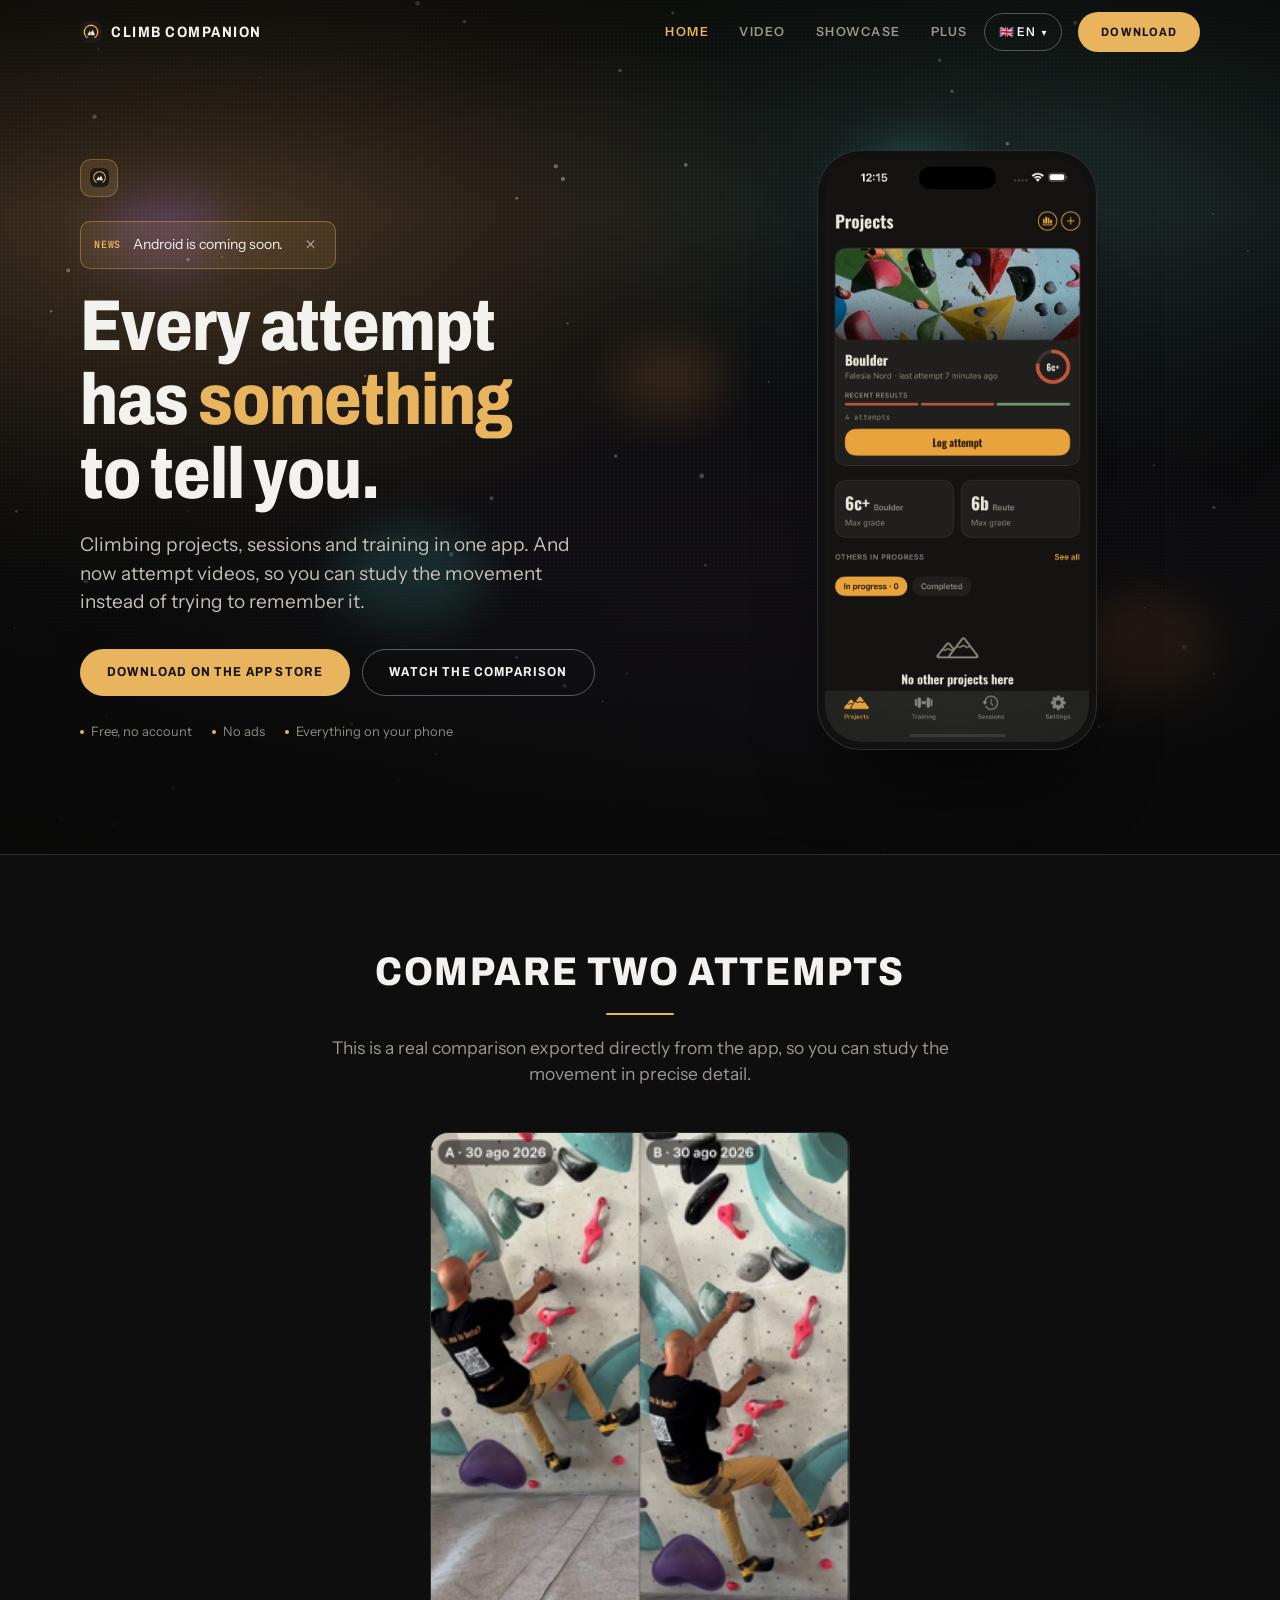
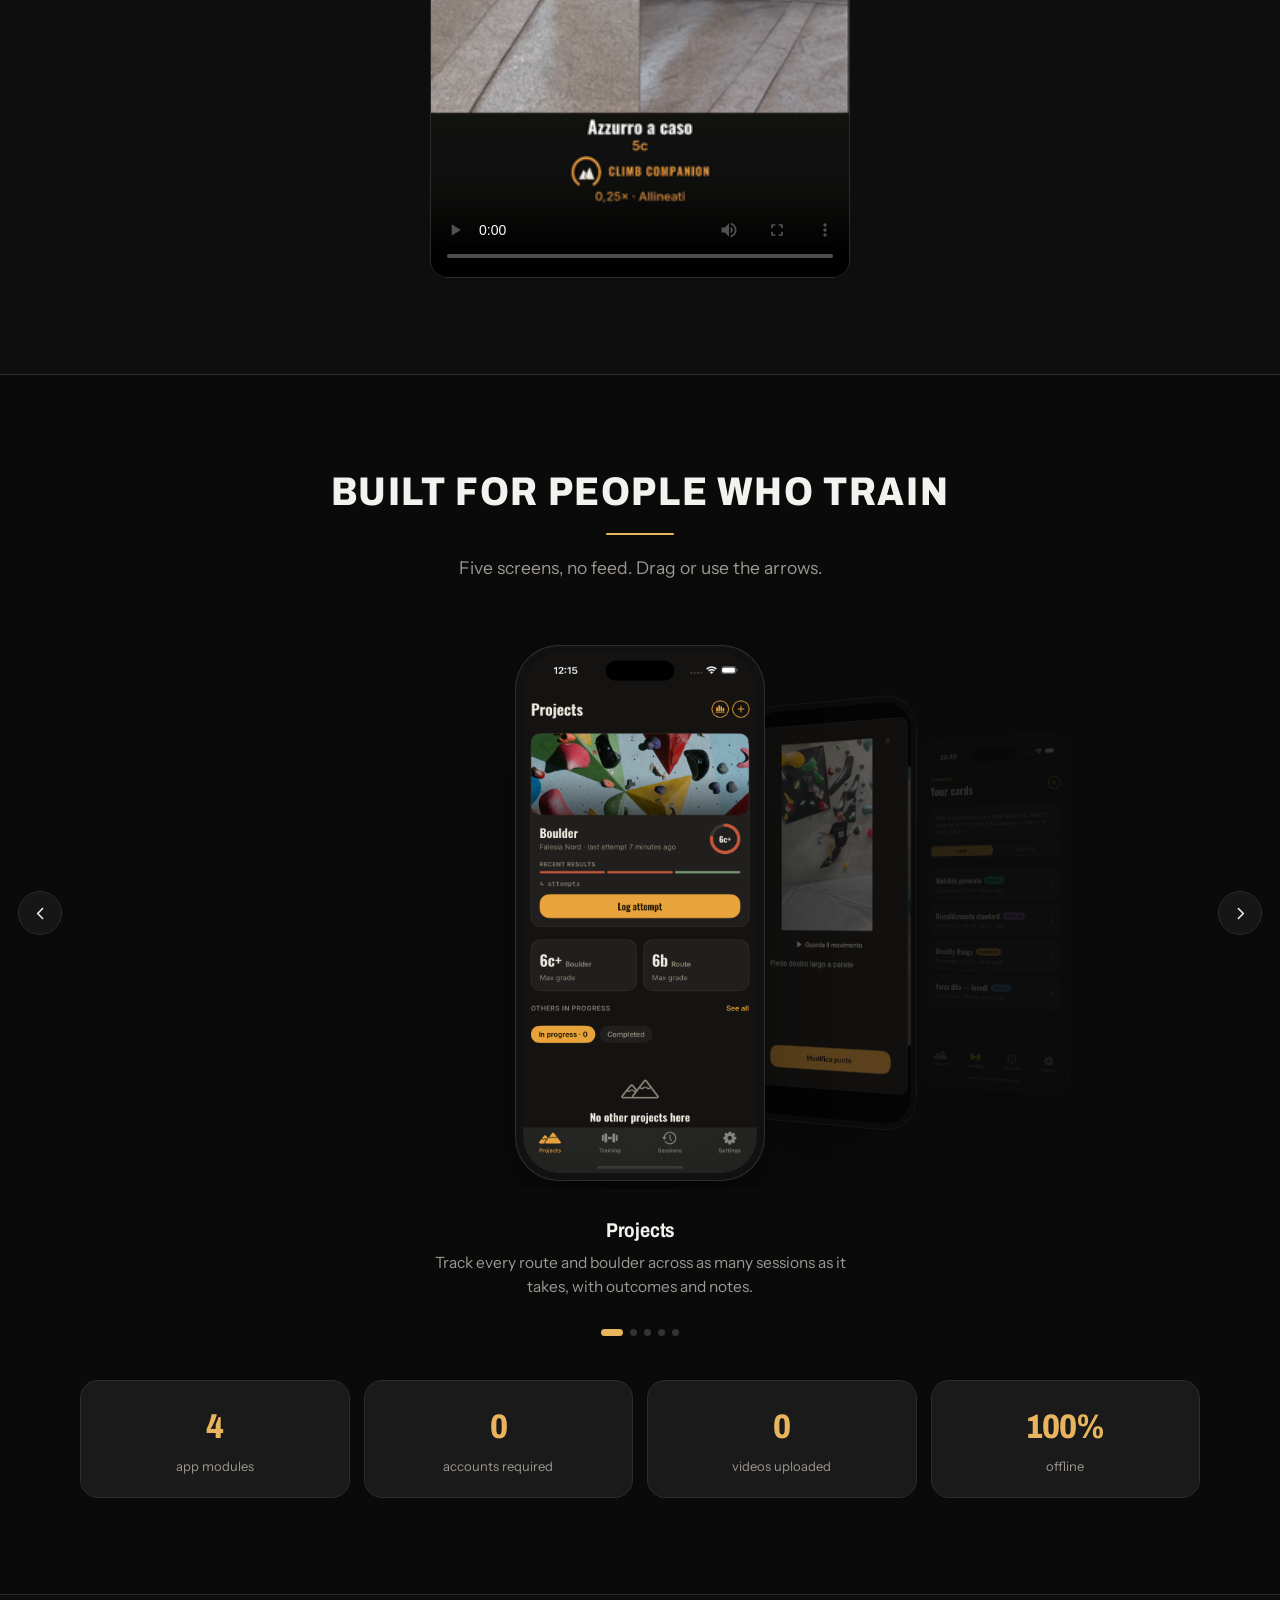
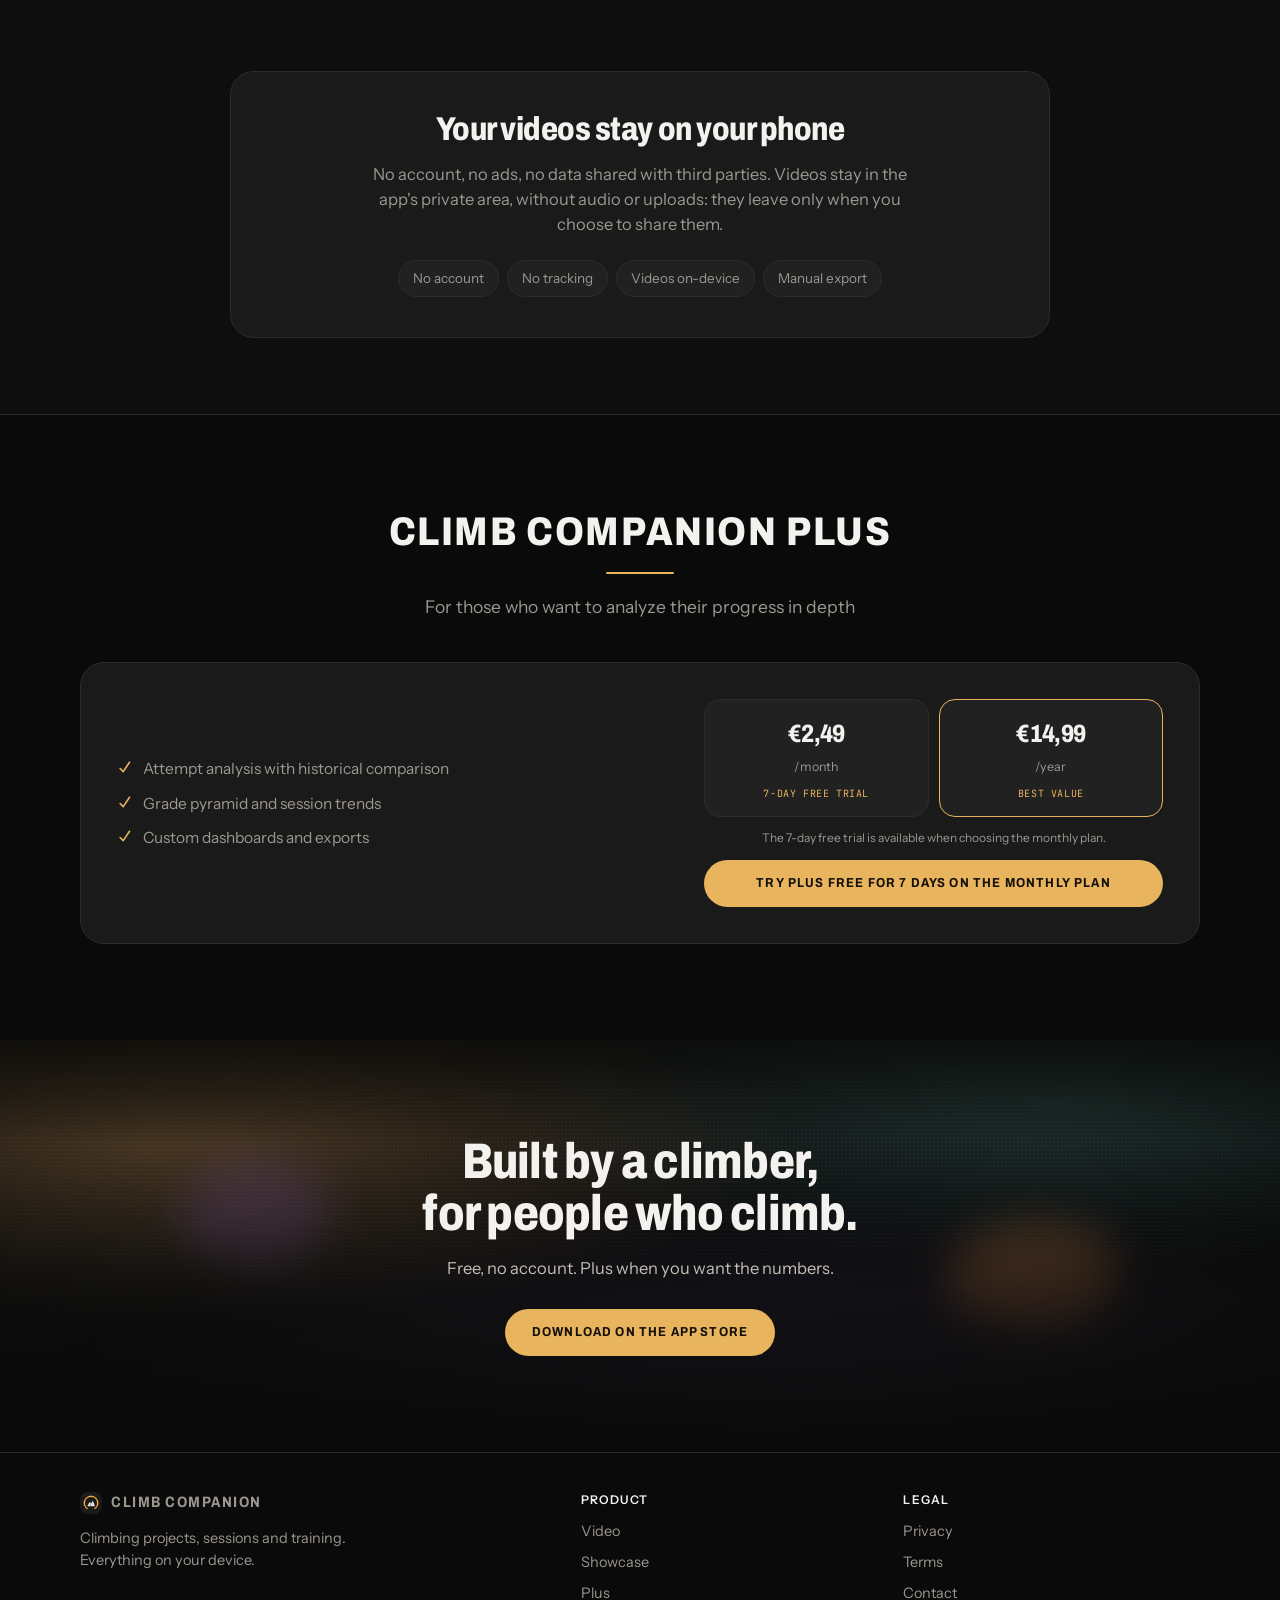
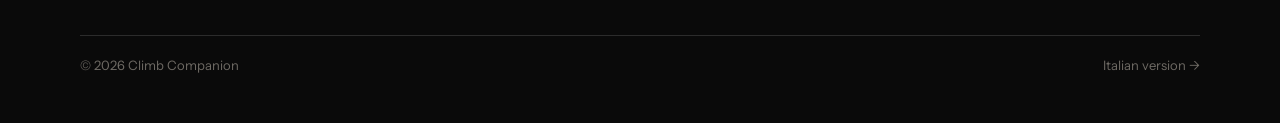
<file: index-en.html>
<!doctype html>
<html lang="en">
<head>
  <meta charset="utf-8">
  <meta name="viewport" content="width=device-width, initial-scale=1, viewport-fit=cover">
  <meta name="description" content="Climb Companion: track climbing projects, sessions and training, record and compare videos of your attempts. Everything stays on your device, with no account and no tracking.">
  <meta name="theme-color" content="#0A0A0A">
  <title>Climb Companion — Your climbing companion</title>
  <link rel="preconnect" href="https://fonts.googleapis.com">
  <link rel="preconnect" href="https://fonts.gstatic.com" crossorigin>
  <link href="https://fonts.googleapis.com/css2?family=Archivo:wdth,wght@75..100,600..800&family=Instrument+Sans:wght@400;500;600;700&family=JetBrains+Mono:wght@400;500;700&display=swap" rel="stylesheet">
  <style>
    :root {
      --bg: #0A0A0A;
      --card: #1A1A1A;
      --card-2: #212121;
      --line: #2C2C2C;
      --ink: #F4F2EF;
      --muted: #9C978F;
      --faint: #6E6A64;
      --amber: #E9B45E;
      --amber-deep: #C9913D;
      --miss: #D2614A;
      --ok: #5FA98C;
      color-scheme: dark;
    }
    * { box-sizing: border-box; }
    html { scroll-behavior: smooth; }
    body {
      margin: 0;
      background: var(--bg);
      color: var(--ink);
      font-family: "Instrument Sans", ui-sans-serif, -apple-system, system-ui, sans-serif;
      font-size: 16.5px;
      line-height: 1.5;
      -webkit-font-smoothing: antialiased;
      overflow-x: hidden;
    }
    h1, h2, h3 {
      margin: 0;
      font-family: "Archivo", ui-sans-serif, system-ui, sans-serif;
      font-variation-settings: "wdth" 82;
      font-weight: 800;
      letter-spacing: -.015em;
      line-height: 1.04;
      text-wrap: balance;
    }
    p { margin: 0; }
    a { color: inherit; }
    .mono { font-family: "JetBrains Mono", ui-monospace, monospace; }
    .wrap { width: min(1120px, calc(100% - 40px)); margin-inline: auto; }
    section { padding-block: clamp(56px, 8vw, 96px); }
    :focus-visible { outline: 2px solid var(--amber); outline-offset: 3px; border-radius: 8px; }

    .nav {
      position: absolute;
      top: env(safe-area-inset-top, 0px);
      left: 0;
      right: 0;
      z-index: 60;
      transition: background .3s, border-color .3s;
      border-bottom: 1px solid transparent;
    }
    .nav.stuck {
      position: fixed;
      background: rgba(10,10,10,.82);
      backdrop-filter: blur(16px);
      -webkit-backdrop-filter: blur(16px);
      border-bottom-color: var(--line);
    }
    .nav-in {
      display: flex;
      align-items: center;
      gap: 16px;
      min-height: 64px;
    }
    .brand {
      display: flex;
      align-items: center;
      gap: 9px;
      text-decoration: none;
      margin-right: auto;
      font-family: "Archivo", sans-serif;
      font-variation-settings: "wdth" 85;
      font-weight: 700;
      font-size: 15px;
      letter-spacing: .1em;
      text-transform: uppercase;
    }
    .logo {
      width: 23px;
      height: 23px;
      flex: none;
      fill: none;
      stroke: var(--amber);
      stroke-width: 2.2;
      stroke-linejoin: round;
    }
    .nav-links { display: none; gap: 30px; }
    .nav-links a {
      text-decoration: none;
      font-size: 12.5px;
      font-weight: 600;
      letter-spacing: .12em;
      text-transform: uppercase;
      color: var(--muted);
      transition: color .2s;
    }
    .nav-links a:hover, .nav-links a.on { color: var(--amber); }
    @media (min-width:900px){ .nav-links { display: flex; } }

    .btn {
      display: inline-flex;
      align-items: center;
      justify-content: center;
      gap: 8px;
      cursor: pointer;
      font-family: "Archivo", sans-serif;
      font-variation-settings: "wdth" 88;
      font-weight: 700;
      font-size: 13px;
      letter-spacing: .09em;
      text-transform: uppercase;
      text-decoration: none;
      padding: 13px 26px;
      border-radius: 999px;
      border: 1.5px solid transparent;
      background: var(--amber);
      color: #14100A;
      transition: filter .18s, transform .18s;
    }
    .btn:hover { filter: brightness(1.08); transform: translateY(-2px); }
    .btn:active { transform: translateY(0); }
    .btn-out { background: transparent; color: var(--ink); border-color: rgba(255,255,255,.32); }
    .btn-out:hover { background: rgba(255,255,255,.07); filter: none; }
    .nav .btn { padding: 10px 22px; font-size: 12px; }

    .lang { position: relative; font-size: 12px; font-weight: 600; letter-spacing: .06em; }
    .lang summary { list-style: none; cursor: pointer; padding: 9px 14px; border: 1px solid rgba(255,255,255,.28); border-radius: 999px; color: var(--ink); white-space: nowrap; user-select: none; }
    .lang summary::-webkit-details-marker { display: none; }
    .lang summary::after { content: "▾"; margin-left: 6px; font-size: 10px; }
    .lang-menu { position: absolute; right: 0; top: calc(100% + 8px); min-width: 150px; background: var(--card); border: 1px solid var(--line); border-radius: 12px; padding: 6px; box-shadow: 0 12px 32px rgba(0,0,0,.5); z-index: 80; }
    .lang-menu a { display: block; padding: 9px 12px; border-radius: 8px; color: var(--ink); text-decoration: none; letter-spacing: 0; font-size: 14px; font-weight: 500; }
    .lang-menu a:hover { background: var(--card-2); }
    .lang-menu a.on { color: var(--amber); }

    .hero {
      position: relative;
      overflow: hidden;
      padding-block: clamp(96px,16vw,150px) clamp(60px,9vw,104px);
      background: #070806;
    }
    .wallbg { position: absolute; inset: 0; overflow: hidden; }
    .wallbg .slab {
      position: absolute;
      inset: -10%;
      background:
        radial-gradient(60% 50% at 18% 30%, rgba(120,88,54,.55), transparent 70%),
        radial-gradient(55% 45% at 78% 22%, rgba(52,92,86,.42), transparent 72%),
        radial-gradient(70% 60% at 62% 82%, rgba(88,62,110,.32), transparent 70%),
        linear-gradient(155deg,#14110D 0%,#0B0C0D 55%,#08090A 100%);
      filter: blur(2px);
    }
    .wallbg .blob {
      position: absolute;
      border-radius: 52% 48% 40% 60% / 58% 42% 58% 42%;
      filter: blur(22px);
      opacity: .5;
    }
    .wallbg .grain {
      position: absolute;
      inset: 0;
      background-image: radial-gradient(rgba(255,255,255,.05) 1px, transparent 1px);
      background-size: 4px 4px;
      opacity: .5;
    }
    .wallbg .vig {
      position: absolute;
      inset: 0;
      background: radial-gradient(120% 90% at 50% 40%, transparent 30%, rgba(7,8,6,.82) 100%), linear-gradient(to bottom, rgba(7,8,6,.55) 0%, transparent 25%, rgba(10,10,10,.95) 100%);
    }
    #dust {
      position: absolute;
      inset: 0;
      width: 100%;
      height: 100%;
      pointer-events: none;
    }
    .hero .wrap { position: relative; z-index: 2; }
    .hero-grid {
      display: grid;
      gap: clamp(40px, 7vw, 64px);
      align-items: center;
    }
    @media (min-width:920px){ .hero-grid{ grid-template-columns: 1.08fr .92fr; } }

    .badge {
      width: 38px;
      height: 38px;
      border-radius: 11px;
      display: grid;
      place-items: center;
      background: rgba(233,180,94,.14);
      border: 1px solid rgba(233,180,94,.3);
      margin-bottom: 24px;
    }
    .badge svg {
      width: 19px;
      height: 19px;
      stroke: var(--amber);
      fill: none;
      stroke-width: 2;
      stroke-linecap: round;
      stroke-linejoin: round;
    }
    .hero h1 { font-size: clamp(40px, 10vw, 72px); line-height: 1.03; }
    .hero h1 span { color: var(--amber); }
    .hero .lead {
      color: #C3BEB6;
      font-size: clamp(16.5px, 4.2vw, 19px);
      max-width: 40ch;
      margin-top: 20px;
    }
    .android-notice {
      display: flex;
      align-items: center;
      gap: 12px;
      width: fit-content;
      max-width: 100%;
      margin-bottom: 20px;
      padding: 8px 10px 8px 13px;
      border: 1px solid rgba(233,180,94,.38);
      border-radius: 10px;
      background: rgba(233,180,94,.1);
      color: var(--ink);
      font-size: 14px;
    }
    .android-notice[hidden] { display: none; }
    .android-notice-label {
      color: var(--amber);
      font-family: "JetBrains Mono", monospace;
      font-size: 10px;
      font-weight: 700;
      letter-spacing: .08em;
      text-transform: uppercase;
      white-space: nowrap;
    }
    .android-notice p { margin: 0; }
    .android-notice-close {
      display: grid;
      place-items: center;
      flex: none;
      width: 30px;
      height: 30px;
      border: 0;
      border-radius: 7px;
      background: transparent;
      color: var(--muted);
      font: inherit;
      font-size: 21px;
      line-height: 1;
      cursor: pointer;
    }
    .android-notice-close:hover { background: rgba(255,255,255,.08); color: var(--ink); }
    .cta { display: flex; flex-wrap: wrap; gap: 12px; margin-top: 32px; }
    .trust {
      display: flex;
      flex-wrap: wrap;
      gap: 8px 20px;
      margin-top: 26px;
      font-size: 13px;
      color: #8E8A83;
    }
    .trust span { display: inline-flex; align-items: center; gap: 7px; }
    .trust span::before {
      content: "";
      width: 4px;
      height: 4px;
      border-radius: 50%;
      background: var(--amber);
    }
    .float { animation: float 7s ease-in-out infinite; }
    @keyframes float { 0%,100%{ transform: translateY(-8px); } 50% { transform: translateY(8px); } }

    .phone {
      width: min(280px, 72vw);
      aspect-ratio: 9 / 19.3;
      flex: none;
      margin-inline: auto;
      border-radius: 44px;
      padding: 8px;
      background: #111;
      box-shadow: 0 48px 90px -40px rgba(0,0,0,.9), 0 0 0 1px #2E2E2E inset;
    }
    .screen {
      height: 100%;
      border-radius: 37px;
      overflow: hidden;
      background: #0A0A0A;
      display: flex;
      flex-direction: column;
      position: relative;
      font-size: 11.5px;
      line-height: 1.35;
    }
    .screen img, .screen video {
      width: 100%;
      height: 100%;
      display: block;
      object-fit: cover;
      background: #111;
    }
    .sbar {
      display: flex;
      align-items: center;
      justify-content: space-between;
      padding: 12px 20px 2px;
      font-size: 11px;
      font-weight: 600;
    }
    .sbar .sig { display: flex; gap: 2.5px; align-items: flex-end; }
    .sbar .sig i {
      width: 3px;
      background: var(--ink);
      border-radius: 1px;
      display: block;
    }
    .sbody { flex: 1; padding: 6px 14px 0; display: flex; flex-direction: column; gap: 11px; overflow: hidden; }
    .shead { display: flex; align-items: center; justify-content: space-between; }
    .stitle {
      font-family: "Archivo", sans-serif;
      font-variation-settings: "wdth" 80;
      font-weight: 800;
      font-size: 25px;
      letter-spacing: -.015em;
    }
    .ring {
      width: 26px;
      height: 26px;
      border-radius: 50%;
      border: 1.6px solid var(--amber);
      display: grid;
      place-items: center;
      flex: none;
    }
    .ring svg {
      width: 13px;
      height: 13px;
      stroke: var(--amber);
      fill: none;
      stroke-width: 2;
      stroke-linecap: round;
    }
    .hcard {
      background: var(--card);
      border-radius: 18px;
      overflow: hidden;
      display: flex;
      flex-direction: column;
    }
    .wallphoto {
      height: 76px;
      position: relative;
      background: linear-gradient(120deg,#8C8F92,#B9BCBE 45%,#9DA0A2);
      overflow: hidden;
    }
    .wallphoto .beam {
      position: absolute;
      left: 0;
      top: 0;
      bottom: 0;
      width: 32%;
      background: linear-gradient(150deg,#9A5A33,#6E3E22);
      clip-path: polygon(0 0, 100% 0, 58% 100%, 0 100%);
    }
    .hld { position: absolute; border-radius: 54% 46% 42% 58% / 58% 42% 58% 42%; }
    .hcard-b { padding: 11px 12px; display: flex; flex-direction: column; gap: 8px; }
    .prow { display: flex; align-items: center; justify-content: space-between; gap: 10px; }
    .pname {
      font-family: "Archivo", sans-serif;
      font-variation-settings: "wdth" 82;
      font-weight: 800;
      font-size: 16px;
      letter-spacing: -.01em;
    }
    .pago { font-size: 10.5px; color: var(--muted); margin-top: 1px; }
    .gauge {
      width: 44px;
      height: 44px;
      border-radius: 50%;
      flex: none;
      display: grid;
      place-items: center;
      background: conic-gradient(var(--amber) 0 62%, #2E2E2E 62%);
      position: relative;
    }
    .gauge::after {
      content: "";
      position: absolute;
      inset: 4px;
      border-radius: 50%;
      background: var(--card);
    }
    .gauge b {
      position: relative;
      z-index: 1;
      font-family: "Archivo", sans-serif;
      font-variation-settings: "wdth" 85;
      font-weight: 700;
      font-size: 12.5px;
    }
    .lbl {
      font-family: "JetBrains Mono", monospace;
      font-size: 8.5px;
      font-weight: 500;
      letter-spacing: .14em;
      text-transform: uppercase;
      color: var(--faint);
    }
    .esiti { display: flex; gap: 5px; }
    .esiti i { flex: 1; height: 3px; border-radius: 2px; background: #3A3A3A; display: block; }
    .esiti i.miss { background: var(--miss); }
    .esiti i.ok { background: var(--ok); }
    .meta-m { font-family: "JetBrains Mono", monospace; font-size: 9.5px; color: var(--muted); }
    .appbtn {
      background: var(--amber);
      color: #14100A;
      border-radius: 12px;
      text-align: center;
      padding: 9px;
      font-family: "Archivo", sans-serif;
      font-variation-settings: "wdth" 86;
      font-weight: 700;
      font-size: 13px;
    }
    .duo { display: flex; gap: 9px; }
    .duo div { flex: 1; background: var(--card); border: 1px solid #242424; border-radius: 15px; padding: 10px 11px; }
    .duo b {
      font-family: "Archivo", sans-serif;
      font-variation-settings: "wdth" 82;
      font-weight: 800;
      font-size: 19px;
      letter-spacing: -.02em;
    }
    .duo em { font-style: normal; font-size: 11px; color: var(--muted); margin-left: 3px; }
    .duo span { display: block; font-size: 9.5px; color: var(--faint); margin-top: 1px; }
    .chips { display: flex; gap: 7px; }
    .chip {
      border-radius: 999px;
      padding: 5px 12px;
      font-size: 10.5px;
      font-weight: 600;
      background: #242424;
      color: var(--muted);
    }
    .chip.on { background: var(--amber); color: #14100A; }
    .tabbar {
      position: absolute;
      left: 12px;
      right: 12px;
      bottom: 11px;
      display: flex;
      justify-content: space-around;
      align-items: center;
      background: rgba(38,38,38,.82);
      backdrop-filter: blur(14px);
      border-radius: 999px;
      padding: 7px 4px;
      border: 1px solid #333;
    }
    .tabbar span {
      display: flex;
      flex-direction: column;
      align-items: center;
      gap: 2px;
      font-size: 8px;
      color: var(--muted);
    }
    .tabbar span.on { color: var(--amber); }
    .tabbar svg {
      width: 15px;
      height: 15px;
      stroke: currentColor;
      fill: none;
      stroke-width: 1.9;
      stroke-linecap: round;
      stroke-linejoin: round;
    }

    .sechead { text-align: center; max-width: 620px; margin-inline: auto; }
    .sechead h2 {
      font-size: clamp(25px, 5.6vw, 40px);
      letter-spacing: .04em;
      text-transform: uppercase;
      font-variation-settings: "wdth" 88;
    }
    .rule { width: 68px; height: 2px; background: var(--amber); margin: 20px auto; border-radius: 2px; }
    .sechead p { color: var(--muted); font-size: clamp(15.5px, 3.8vw, 17.5px); }

    .cf {
      --cf-w: min(250px, 58vw);
      position: relative;
      margin-top: clamp(36px,6vw,56px);
      perspective: 1700px;
      height: calc(var(--cf-w) * 2.145 + 16px);
      overflow: hidden;
      touch-action: pan-y;
    }
    .cf-track { position: relative; height: 100%; transform-style: preserve-3d; }
    .cf-item {
      position: absolute;
      top: 8px;
      left: 50%;
      width: var(--cf-w);
      transition: transform .55s cubic-bezier(.25,.8,.3,1), opacity .55s ease, filter .55s ease;
      will-change: transform, opacity;
    }
    .cf-item .phone { width: 100%; margin: 0; }
    .cf-item.hide { opacity: 0; pointer-events: none; }
    .cf-arrow {
      position: absolute;
      top: 50%;
      translate: 0 -50%;
      z-index: 8;
      width: 44px;
      height: 44px;
      border-radius: 50%;
      cursor: pointer;
      background: rgba(26,26,26,.82);
      border: 1px solid var(--line);
      color: var(--ink);
      display: grid;
      place-items: center;
      backdrop-filter: blur(8px);
      transition: background .2s, border-color .2s;
    }
    .cf-arrow:hover { background: var(--amber); color: #14100A; border-color: var(--amber); }
    .cf-arrow svg { width: 17px; height: 17px; stroke: currentColor; fill: none; stroke-width: 2.2; stroke-linecap: round; stroke-linejoin: round; }
    .cf-prev { left: 2px; }
    .cf-next { right: 2px; }
    @media (min-width:760px){ .cf-prev { left: 18px; } .cf-next { right: 18px; } }
    .cf-cap { text-align: center; margin-top: 26px; min-height: 96px; }
    .cf-cap b {
      display: block;
      font-family: "Archivo", sans-serif;
      font-variation-settings: "wdth" 84;
      font-weight: 700;
      font-size: 20px;
      letter-spacing: -.01em;
      margin-bottom: 6px;
    }
    .cf-cap p { color: var(--muted); font-size: 15.5px; max-width: 42ch; margin-inline: auto; }
    .dots { display: flex; gap: 7px; justify-content: center; margin-top: 18px; }
    .dots button {
      width: 7px;
      height: 7px;
      border-radius: 50%;
      border: none;
      padding: 0;
      cursor: pointer;
      background: #333;
      transition: background .25s, width .25s;
    }
    .dots button.on { background: var(--amber); width: 22px; border-radius: 99px; }

    .band { background: #0E0E0E; border-block: 1px solid var(--line); }
    .player { margin-top: clamp(30px,5vw,44px); max-width: 420px; margin-inline: auto; }
    .stage {
      display: flex;
      border-radius: 18px;
      overflow: hidden;
      border: 1px solid var(--line);
      background: #000;
      width: min(100%, 420px);
      margin-inline: auto;
      aspect-ratio: 9 / 16;
    }
    .panel {
      position: relative;
      width: 100%;
      height: 100%;
      overflow: hidden;
      background: #000;
    }
    .panel video {
      position: absolute;
      inset: 0;
      width: 100%;
      height: 100%;
      display: block;
      object-fit: cover;
      background: #000;
    }
    .ptag {
      position: absolute;
      top: 9px;
      left: 9px;
      font-family: "JetBrains Mono", monospace;
      font-size: 9.5px;
      letter-spacing: .04em;
      color: #EFEFEF;
      background: rgba(0,0,0,.6);
      border-radius: 7px;
      padding: 4px 8px;
    }

    .stats {
      display: grid;
      grid-template-columns: repeat(2, 1fr);
      gap: 14px;
      margin-top: clamp(32px, 5vw, 44px);
    }
    @media (min-width:720px){ .stats { grid-template-columns: repeat(4, 1fr); } }
    .stat {
      background: var(--card);
      border: 1px solid var(--line);
      border-radius: 18px;
      padding: 20px 16px;
      text-align: center;
    }
    .stat b {
      display: block;
      font-family: "Archivo", sans-serif;
      font-variation-settings: "wdth" 82;
      font-weight: 800;
      font-size: clamp(26px,5vw,34px);
      letter-spacing: -.03em;
      color: var(--amber);
    }
    .stat span { display: block; font-size: 13px; color: var(--muted); margin-top: 5px; }

    .privacy {
      background: var(--card);
      border: 1px solid var(--line);
      border-radius: 24px;
      padding: clamp(26px,5vw,40px);
      text-align: center;
      max-width: 820px;
      margin-inline: auto;
    }
    .privacy h2 { font-size: clamp(23px,5.2vw,33px); }
    .privacy p { color: var(--muted); margin-top: 16px; max-width: 52ch; margin-inline: auto; }
    .pills { display: flex; flex-wrap: wrap; gap: 8px; justify-content: center; margin-top: 24px; }
    .pill {
      font-size: 13.5px;
      color: var(--muted);
      background: var(--card-2);
      border: 1px solid var(--line);
      border-radius: 999px;
      padding: 7px 14px;
    }

    .plan {
      background: var(--card);
      border: 1px solid var(--line);
      border-radius: 24px;
      padding: clamp(24px,5vw,36px);
      margin-top: clamp(30px,5vw,42px);
      display: grid;
      gap: 26px;
    }
    @media (min-width:820px){ .plan { grid-template-columns: 1.1fr .9fr; align-items: center; } }
    .list { margin: 0; padding: 0; list-style: none; display: flex; flex-direction: column; gap: 11px; }
    .list li { position: relative; padding-left: 26px; color: var(--muted); font-size: 15.5px; }
    .list li svg {
      position: absolute;
      left: 0;
      top: 4px;
      width: 15px;
      height: 15px;
      stroke: var(--amber);
      fill: none;
      stroke-width: 2.6;
      stroke-linecap: round;
      stroke-linejoin: round;
    }
    .prices { display: flex; gap: 10px; }
    .price {
      flex: 1;
      border: 1px solid var(--line);
      border-radius: 16px;
      padding: 15px;
      text-align: center;
      background: var(--card-2);
    }
    .price.best { border-color: var(--amber); }
    .price .amt {
      display: block;
      font-family: "Archivo", sans-serif;
      font-variation-settings: "wdth" 82;
      font-weight: 800;
      font-size: 25px;
      letter-spacing: -.025em;
    }
    .price .per { font-size: 12.5px; color: var(--muted); }
    .price .ex {
      display: block;
      margin-top: 8px;
      font-family: "JetBrains Mono", monospace;
      font-size: 10px;
      letter-spacing: .06em;
      text-transform: uppercase;
      color: var(--amber);
    }

    .close {
      position: relative;
      overflow: hidden;
      text-align: center;
      background: #070806;
    }
    .close .wallbg .slab { filter: blur(3px); }
    .close .wrap { position: relative; z-index: 2; }
    .close h2 { font-size: clamp(28px,7vw,50px); }
    .close p { color: #C3BEB6; margin-block: 16px 28px; }

    footer {
      border-top: 1px solid var(--line);
      padding-block: 38px 48px;
      font-size: 14.5px;
      color: var(--muted);
    }
    .foot { display: grid; gap: 26px; }
    @media (min-width:700px){ .foot { grid-template-columns: 1.6fr 1fr 1fr; } }
    footer h4 { font-size: 12px; font-weight: 600; color: var(--ink); margin: 0 0 12px; letter-spacing: .1em; text-transform: uppercase; }
    footer nav { display: flex; flex-direction: column; gap: 9px; }
    footer a { text-decoration: none; }
    footer a:hover { color: var(--amber); }
    .link-like {
      appearance: none;
      border: none;
      background: transparent;
      color: var(--muted);
      padding: 0;
      font: inherit;
      text-align: left;
      cursor: pointer;
    }
    .link-like:hover { color: var(--amber); }
    .modal-overlay {
      position: fixed;
      inset: 0;
      background: rgba(6, 6, 6, 0.78);
      backdrop-filter: blur(12px);
      -webkit-backdrop-filter: blur(12px);
      display: grid;
      place-items: center;
      padding: 20px;
      z-index: 120;
    }
    .modal-overlay[hidden] { display: none; }
    .modal-card {
      width: min(100%, 500px);
      background: #171717;
      border: 1px solid var(--line);
      border-radius: 24px;
      padding: 22px 20px 18px;
      box-shadow: 0 32px 80px rgba(0,0,0,0.5);
      position: relative;
    }
    .modal-close {
      position: absolute;
      top: 10px;
      right: 12px;
      width: 34px;
      height: 34px;
      border: none;
      border-radius: 50%;
      background: rgba(255,255,255,0.06);
      color: var(--ink);
      font-size: 26px;
      line-height: 1;
      cursor: pointer;
    }
    .modal-card h3 {
      margin: 0 0 8px;
      font-size: clamp(24px, 4vw, 30px);
      letter-spacing: -.03em;
    }
    .modal-sub {
      margin: 0 0 18px;
      color: var(--muted);
      font-size: 14px;
    }
    .modal-card form {
      display: grid;
      gap: 12px;
    }
    .modal-card label {
      display: grid;
      gap: 7px;
      font-size: 13px;
      color: var(--muted);
    }
    .modal-card input,
    .modal-card textarea {
      width: 100%;
      border: 1px solid var(--line);
      background: var(--card-2);
      color: var(--ink);
      border-radius: 12px;
      padding: 11px 12px;
      font: inherit;
      resize: vertical;
    }
    .modal-card button[type="submit"] {
      margin-top: 6px;
      justify-self: start;
    }
    .form-status {
      margin: 0;
      font-size: 13px;
      min-height: 18px;
    }
    .form-status.success { color: var(--ok); }
    .form-status.error { color: var(--miss); }
    .copy {
      margin-top: 30px;
      padding-top: 20px;
      border-top: 1px solid var(--line);
      display: flex;
      flex-wrap: wrap;
      gap: 12px;
      justify-content: space-between;
      font-size: 13px;
      color: var(--faint);
    }

    .anim .rv { opacity: 0; transform: translateY(18px); }
    .anim .rv.in { opacity: 1; transform: none; transition: opacity .65s ease, transform .65s cubic-bezier(.2,.8,.3,1); }
    @media (prefers-reduced-motion: reduce) {
      .anim .rv { opacity: 1 !important; transform: none !important; }
      * { animation: none !important; transition: none !important; }
    }
  </style>
</head>
<body>
  <header class="nav" id="nav">
    <div class="wrap nav-in">
      <a class="brand" href="#top">
        <img src="./favicon-32.png" alt="Climb Companion" style="width:22px;height:22px;border-radius:8px;display:block;">
        Climb Companion
      </a>
      <div class="nav-links">
        <a href="#top" class="on">Home</a>
        <a href="#video">Video</a>
        <a href="#showcase">Showcase</a>
        <a href="#plus">Plus</a>
      </div>
      <details class="lang"><summary aria-label="Lingua / Language">🇬🇧 <span>EN</span></summary><div class="lang-menu"><a href="./index.html" hreflang="it">🇮🇹 Italiano</a><a href="./index-en.html" hreflang="en" class="on">🇬🇧 English</a></div></details>
      <a class="btn" href="https://apps.apple.com/it/app/climb-companion/id6793981358">Download</a>
    </div>
  </header>

  <main id="top">
    <section class="hero">
      <div class="wallbg" aria-hidden="true">
        <div class="slab"></div>
        <span class="blob" style="left:8%;top:22%;width:120px;height:86px;background:#6E4A86"></span>
        <span class="blob" style="left:26%;top:62%;width:150px;height:100px;background:#3E9B93"></span>
        <span class="blob" style="left:66%;top:16%;width:130px;height:92px;background:#3E9B93;opacity:.35"></span>
        <span class="blob" style="left:82%;top:70%;width:170px;height:110px;background:#C97B3A;opacity:.4"></span>
        <span class="blob" style="left:48%;top:40%;width:110px;height:80px;background:#8A5A2E;opacity:.35"></span>
        <div class="grain"></div>
        <canvas id="dust"></canvas>
        <div class="vig"></div>
      </div>

      <div class="wrap hero-grid">
        <div>
          <span class="badge">
            <img src="./favicon-32.png" alt="Climb Companion" style="width:19px;height:19px;border-radius:6px;display:block;">
          </span>
          <aside class="android-notice" id="androidNotice" role="status">
            <span class="android-notice-label">News</span>
            <p>Android is coming soon.</p>
            <button class="android-notice-close" id="androidNoticeClose" type="button" aria-label="Close Android announcement">&times;</button>
          </aside>
          <h1>Every attempt<br>has <span>something</span><br>to tell you.</h1>
          <p class="lead">Climbing projects, sessions and training in one app. And now attempt videos, so you can study the movement instead of trying to remember it.</p>
          <div class="cta">
            <a class="btn" href="https://apps.apple.com/it/app/climb-companion/id6793981358">Download on the App Store</a>
            <a class="btn btn-out" href="#video">Watch the comparison</a>
          </div>
          <div class="trust">
            <span>Free, no account</span>
            <span>No ads</span>
            <span>Everything on your phone</span>
          </div>
        </div>

        <div class="float">
          <div class="phone">
            <div class="screen">
              <img src="./screen-projects-en.png" alt="Climb Companion Projects screen" />
            </div>
          </div>
        </div>
      </div>
    </section>

    <section class="band" id="video">
      <div class="wrap">
        <div class="sechead rv">
          <h2>Compare two attempts</h2>
          <div class="rule"></div>
          <p>This is a real comparison exported directly from the app, so you can study the movement in precise detail.</p>
        </div>

        <div class="player rv">
          <div class="stage" aria-label="Attempt comparison video recorded in the app">
            <div class="panel" style="width:100%;">
              <video src="./video-compare-demo.mp4" poster="./screen-video-compare.png" controls playsinline preload="metadata" style="position:absolute;inset:0;width:100%;height:100%;object-fit:cover;background:#000;"></video>
            </div>
          </div>
        </div>
      </div>
    </section>

    <section id="showcase">
      <div class="wrap">
        <div class="sechead rv">
          <h2>Built for people who train</h2>
          <div class="rule"></div>
          <p>Five screens, no feed. Drag or use the arrows.</p>
        </div>
      </div>

      <div class="cf" id="cf">
        <button class="cf-arrow cf-prev" id="cfPrev" aria-label="Schermata precedente">
          <svg viewBox="0 0 24 24"><path d="M15 5 8 12l7 7"/></svg>
        </button>
        <button class="cf-arrow cf-next" id="cfNext" aria-label="Schermata successiva">
          <svg viewBox="0 0 24 24"><path d="m9 5 7 7-7 7"/></svg>
        </button>

        <div class="cf-track" id="cfTrack">
          <div class="cf-item" data-title="Projects" data-desc="Track every route and boulder across as many sessions as it takes, with outcomes and notes.">
            <div class="phone"><div class="screen"><img src="./screen-projects-en.png" alt="Projects in Climb Companion"></div></div>
          </div>

          <div class="cf-item" data-title="Attempt video" data-desc="Slow motion, loop and a frame pinned to the hold, attached to the right attempt.">
            <div class="phone"><div class="screen"><video src="./video-pin-demo.mp4" poster="./screen-video-pin.png" muted loop playsinline autoplay preload="metadata"></video></div></div>
          </div>

          <div class="cf-item" data-title="Training" data-desc="Create your own cards: exercises, sets and loads logged during the session.">
            <div class="phone"><div class="screen"><img src="./screen-training-en.png" alt="Training cards in Climb Companion"></div></div>
          </div>

          <div class="cf-item" data-title="Sessions" data-desc="Volume, frequency and category mix, without keeping a separate spreadsheet.">
            <div class="phone"><div class="screen"><img src="./screen-sessions-en.png" alt="Climb Companion session history"></div></div>
          </div>

          <div class="cf-item" data-title="Analytics" data-desc="Grade pyramid and advanced session analytics with Climb Companion Plus.">
            <div class="phone"><div class="screen"><img src="./screen-analytics-en.png" alt="Climb Companion advanced session analytics"></div></div>
          </div>
        </div>
      </div>

      <div class="wrap">
        <div class="cf-cap" id="cfCap"><b>Projects</b><p>Track every route and boulder across as many sessions as it takes, with outcomes and notes.</p></div>
        <div class="dots" id="cfDots"></div>

        <div class="stats rv">
          <div class="stat"><b>4</b><span>app modules</span></div>
          <div class="stat"><b>0</b><span>accounts required</span></div>
          <div class="stat"><b>0</b><span>videos uploaded</span></div>
          <div class="stat"><b>100%</b><span>offline</span></div>
        </div>
      </div>
    </section>

    <section class="band" style="padding-block:clamp(48px,7vw,76px)">
      <div class="wrap">
        <div class="privacy rv">
          <h2>Your videos stay on your phone</h2>
          <p>No account, no ads, no data shared with third parties. Videos stay in the app's private area, without audio or uploads: they leave only when you choose to share them.</p>
          <div class="pills">
            <span class="pill">No account</span>
            <span class="pill">No tracking</span>
            <span class="pill">Videos on-device</span>
            <span class="pill">Manual export</span>
          </div>
        </div>
      </div>
    </section>

    <section id="plus">
      <div class="wrap">
        <div class="sechead rv">
          <h2>Climb Companion Plus</h2>
          <div class="rule"></div>
          <p>For those who want to analyze their progress in depth</p>
        </div>
        <div class="plan rv">
          <div>
            <ul class="list">
              <li><svg viewBox="0 0 24 24"><path d="m5 12 5 5L20 2"/></svg>Attempt analysis with historical comparison</li>
              <li><svg viewBox="0 0 24 24"><path d="m5 12 5 5L20 2"/></svg>Grade pyramid and session trends</li>
              <li><svg viewBox="0 0 24 24"><path d="m5 12 5 5L20 2"/></svg>Custom dashboards and exports</li>
            </ul>
          </div>
          <div>
            <div class="prices">
              <div class="price">
                <span class="amt">€2,49</span>
                <span class="per">/month</span>
                <span class="ex">7-day free trial</span>
              </div>
              <div class="price best">
                <span class="amt">€14,99</span>
                <span class="per">/year</span>
                <span class="ex">Best value</span>
              </div>
            </div>
            <p style="margin:12px 0 0;color:var(--muted);font-size:12px;text-align:center">The 7-day free trial is available when choosing the monthly plan.</p>
            <a class="btn" style="width:100%;margin-top:13px" href="https://apps.apple.com/it/app/climb-companion/id6793981358">Try Plus free for 7 days on the monthly plan</a>
          </div>
        </div>
      </div>
    </section>

    <section class="close">
      <div class="wallbg" aria-hidden="true">
        <div class="slab"></div>
        <span class="blob" style="left:14%;top:30%;width:150px;height:100px;background:#6E4A86;opacity:.35"></span>
        <span class="blob" style="left:74%;top:44%;width:170px;height:110px;background:#C97B3A;opacity:.35"></span>
        <div class="grain"></div>
        <div class="vig"></div>
      </div>
      <div class="wrap">
        <h2 class="rv">Built by a climber,<br>for people who climb.</h2>
        <p class="rv">Free, no account. Plus when you want the numbers.</p>
        <a class="btn rv" href="https://apps.apple.com/it/app/climb-companion/id6793981358">Download on the App Store</a>
      </div>
    </section>
  </main>

  <footer>
    <div class="wrap">
      <div class="foot">
        <div>
          <a class="brand" href="#top" style="margin-bottom:14px">
            <img src="./favicon-32.png" alt="Climb Companion" style="width:22px;height:22px;border-radius:8px;display:block;">
            Climb Companion
          </a>
          <p style="max-width:32ch">Climbing projects, sessions and training. Everything on your device.</p>
        </div>
        <div>
          <h4>Product</h4>
          <nav><a href="#video">Video</a><a href="#showcase">Showcase</a><a href="#plus">Plus</a></nav>
        </div>
        <div>
          <h4>Legal</h4>
          <nav><a href="./privacy-en.html">Privacy</a><a href="./terms-en.html">Terms</a><button type="button" class="link-like" data-open-contact>Contact</button></nav>
        </div>
      </div>
      <div class="copy"><span>© 2026 Climb Companion</span><a href="./index.html">Italian version →</a></div>
    </div>
  </footer>

  <div class="modal-overlay" id="contactModal" hidden>
    <div class="modal-card" role="dialog" aria-modal="true" aria-labelledby="contactModalTitle">
      <button type="button" class="modal-close" id="contactModalClose" aria-label="Close">&times;</button>
      <h3 id="contactModalTitle">Get in touch</h3>
      <p class="modal-sub">Leave your message and we'll get back to you at climb.companion.app@gmail.com.</p>
      <form id="contactForm">
        <label>Name
          <input type="text" name="name" required>
        </label>
        <label>Email
          <input type="email" name="email" required>
        </label>
        <label>Message
          <textarea name="message" rows="4" required></textarea>
        </label>
        <input type="text" name="_honey" style="display:none" tabindex="-1" autocomplete="off">
        <button type="submit" class="btn">Send</button>
        <p class="form-status" id="contactFormStatus" hidden></p>
      </form>
    </div>
  </div>

  <script>
    (function () {
      var reduce = window.matchMedia && window.matchMedia('(prefers-reduced-motion: reduce)').matches;

      var nav = document.getElementById('nav');
      function onScroll(){ nav.classList.toggle('stuck', window.scrollY > 70); }
      window.addEventListener('scroll', onScroll, {passive: true});
      onScroll();

      var androidNotice = document.getElementById('androidNotice');
      document.getElementById('androidNoticeClose').addEventListener('click', function () {
        androidNotice.hidden = true;
      });

      var modal = document.getElementById('contactModal');
      var form = document.getElementById('contactForm');
      var status = document.getElementById('contactFormStatus');
      var closeBtn = document.getElementById('contactModalClose');
      var openers = document.querySelectorAll('[data-open-contact]');

      function openModal() {
        modal.hidden = false;
        document.body.style.overflow = 'hidden';
      }
      function closeModal() {
        modal.hidden = true;
        document.body.style.overflow = '';
      }

      openers.forEach(function (btn) { btn.addEventListener('click', openModal); });
      closeBtn.addEventListener('click', closeModal);
      modal.addEventListener('click', function (e) { if (e.target === modal) closeModal(); });
      document.addEventListener('keydown', function (e) { if (e.key === 'Escape' && !modal.hidden) closeModal(); });

      form.addEventListener('submit', function (e) {
        e.preventDefault();
        var submitBtn = form.querySelector('button[type="submit"]');
        submitBtn.disabled = true;
        status.hidden = true;

        fetch('https://formsubmit.co/ajax/climb.companion.app@gmail.com', {
          method: 'POST',
          headers: { 'Accept': 'application/json' },
          body: new FormData(form)
        })
          .then(function (res) { return res.ok ? res.json() : Promise.reject(); })
          .then(function () {
            status.textContent = 'Message sent. We will get back to you soon.';
            status.className = 'form-status success';
            status.hidden = false;
            form.reset();
          })
          .catch(function () {
            status.textContent = 'Something went wrong. Please try again or write to climb.companion.app@gmail.com.';
            status.className = 'form-status error';
            status.hidden = false;
          })
          .finally(function () { submitBtn.disabled = false; });
      });

      var cv = document.getElementById('dust');
      if (cv && !reduce) {
        var ctx = cv.getContext('2d'), motes = [], W = 0, H = 0;
        function size(){
          var r = cv.parentNode.getBoundingClientRect();
          W = cv.width = r.width; H = cv.height = r.height;
          motes = [];
          var n = Math.min(70, Math.round(W * H / 16000));
          for (var i=0; i<n; i++) {
            motes.push({
              x: Math.random() * W,
              y: Math.random() * H,
              r: Math.random() * 1.8 + 0.6,
              vx: (Math.random() - 0.5) * 0.4,
              vy: (Math.random() - 0.5) * 0.4
            });
          }
        }
        function tick(){
          ctx.clearRect(0,0,W,H);
          for (var i=0; i<motes.length; i++) {
            var m = motes[i];
            m.x += m.vx; m.y += m.vy;
            if (m.x < 0 || m.x > W) m.vx *= -1;
            if (m.y < 0 || m.y > H) m.vy *= -1;
            ctx.beginPath(); ctx.fillStyle = 'rgba(255,255,255,.38)'; ctx.arc(m.x, m.y, m.r, 0, Math.PI * 2); ctx.fill();
          }
          requestAnimationFrame(tick);
        }
        size();
        window.addEventListener('resize', size);
        requestAnimationFrame(tick);
      }

      var comparisonVideo = document.querySelector('#video video');
      if (comparisonVideo) {
        function syncVideoAspect(){
          var ratio = comparisonVideo.videoWidth && comparisonVideo.videoHeight ? comparisonVideo.videoWidth / comparisonVideo.videoHeight : 9 / 16;
          comparisonVideo.parentElement.style.aspectRatio = ratio.toFixed(4);
        }
        comparisonVideo.addEventListener('loadedmetadata', syncVideoAspect);
        window.addEventListener('resize', syncVideoAspect);
        syncVideoAspect();
      }

      var track = document.getElementById('cfTrack');
      var items = Array.prototype.slice.call(track.querySelectorAll('.cf-item'));
      var cap = document.getElementById('cfCap');
      var dots = document.getElementById('cfDots');
      var idx = 0;
      items.forEach(function(_, i){
        var b = document.createElement('button');
        b.setAttribute('aria-label', 'Schermata ' + (i+1));
        if (i === 0) b.className = 'on';
        b.addEventListener('click', function(){ go(i); });
        dots.appendChild(b);
      });
      var dotBtns = Array.prototype.slice.call(dots.children);

      function layout(){
        var narrow = window.innerWidth < 760;
        var spread = narrow ? 74 : 84;
        var far = narrow ? 1 : 2;
        items.forEach(function(el, i){
          var d = i - idx;
          var ad = Math.abs(d);
          if (ad > far) {
            el.classList.add('hide');
            return;
          }
          el.classList.remove('hide');
          var x = -50 + d * spread;
          var rot = d === 0 ? 0 : (d > 0 ? -38 : 38);
          var z = d === 0 ? 0 : -190 - (ad-1) * 130;
          var sc = d === 0 ? 1 : 0.88 - (ad-1) * 0.1;
          el.style.transform = 'translateX(' + x + '%) translateZ(' + z + 'px) rotateY(' + rot + 'deg) scale(' + sc + ')';
          el.style.opacity = d === 0 ? 1 : (ad === 1 ? .62 : .26);
          el.style.filter = d === 0 ? 'none' : 'brightness(.6)';
          el.style.zIndex = String(10 - ad);
        });
        cap.innerHTML = '<b>' + items[idx].dataset.title + '</b><p>' + items[idx].dataset.desc + '</p>';
        dotBtns.forEach(function(b, i){ b.classList.toggle('on', i === idx); });
      }

      function go(i){
        idx = Math.max(0, Math.min(items.length - 1, i));
        layout();
      }
      document.getElementById('cfPrev').addEventListener('click', function(){ go(idx - 1); });
      document.getElementById('cfNext').addEventListener('click', function(){ go(idx + 1); });
      items.forEach(function(el, i){ el.addEventListener('click', function(){ if (i !== idx) go(i); }); });

      var cf = document.getElementById('cf'), sx = 0, sy = 0, swiping = false, moved = false;
      cf.addEventListener('pointerdown', function(e){ swiping = true; moved = false; sx = e.clientX; sy = e.clientY; });
      cf.addEventListener('pointermove', function(e){
        if (!swiping || moved) return;
        var dx = e.clientX - sx, dy = e.clientY - sy;
        if (Math.abs(dy) > Math.abs(dx)) { swiping = false; return; }
        if (Math.abs(dx) > 42){ go(idx + (dx < 0 ? 1 : -1)); moved = true; }
      });
      window.addEventListener('pointerup', function(){ swiping = false; });
      cf.setAttribute('tabindex', '0');
      cf.addEventListener('keydown', function(e){
        if (e.key === 'ArrowRight'){ e.preventDefault(); go(idx + 1); }
        if (e.key === 'ArrowLeft'){ e.preventDefault(); go(idx - 1); }
      });
      window.addEventListener('resize', layout);
      layout();

      if (reduce || !('IntersectionObserver' in window)) return;
      document.documentElement.classList.add('anim');
      var rvs = Array.prototype.slice.call(document.querySelectorAll('.rv'));
      var io = new IntersectionObserver(function(entries){
        entries.forEach(function(e){
          if (!e.isIntersecting) return;
          e.target.classList.add('in');
          io.unobserve(e.target);
        });
      }, {rootMargin: '0px 0px -6% 0px', threshold: 0.1});
      rvs.forEach(function(el){ io.observe(el); });
      setTimeout(function(){ rvs.forEach(function(el){ el.classList.add('in'); }); }, 1800);
    })();
  </script>
<script>
document.addEventListener('click',function(e){document.querySelectorAll('details.lang[open]').forEach(function(d){if(!d.contains(e.target))d.removeAttribute('open');});});
document.addEventListener('keydown',function(e){if(e.key==='Escape')document.querySelectorAll('details.lang[open]').forEach(function(d){d.removeAttribute('open');});});
</script>
</body>
</html>
</file>
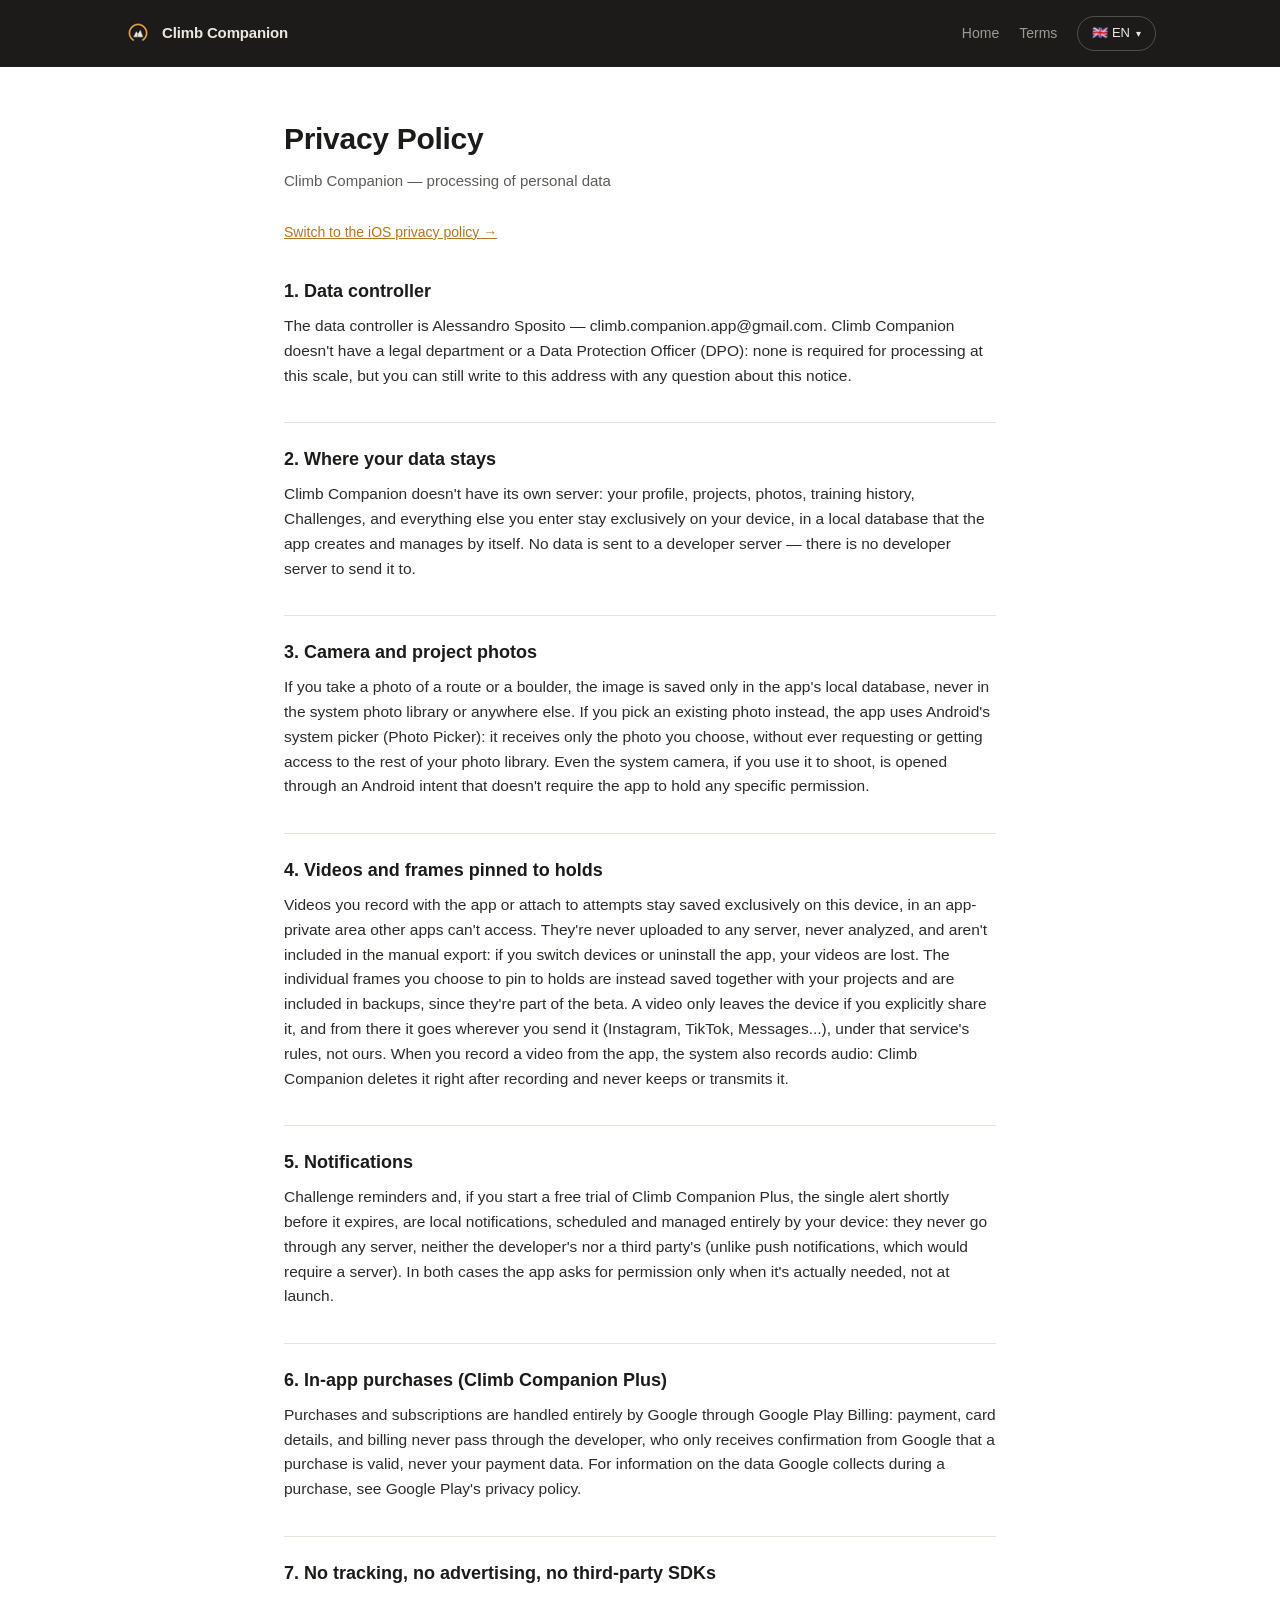
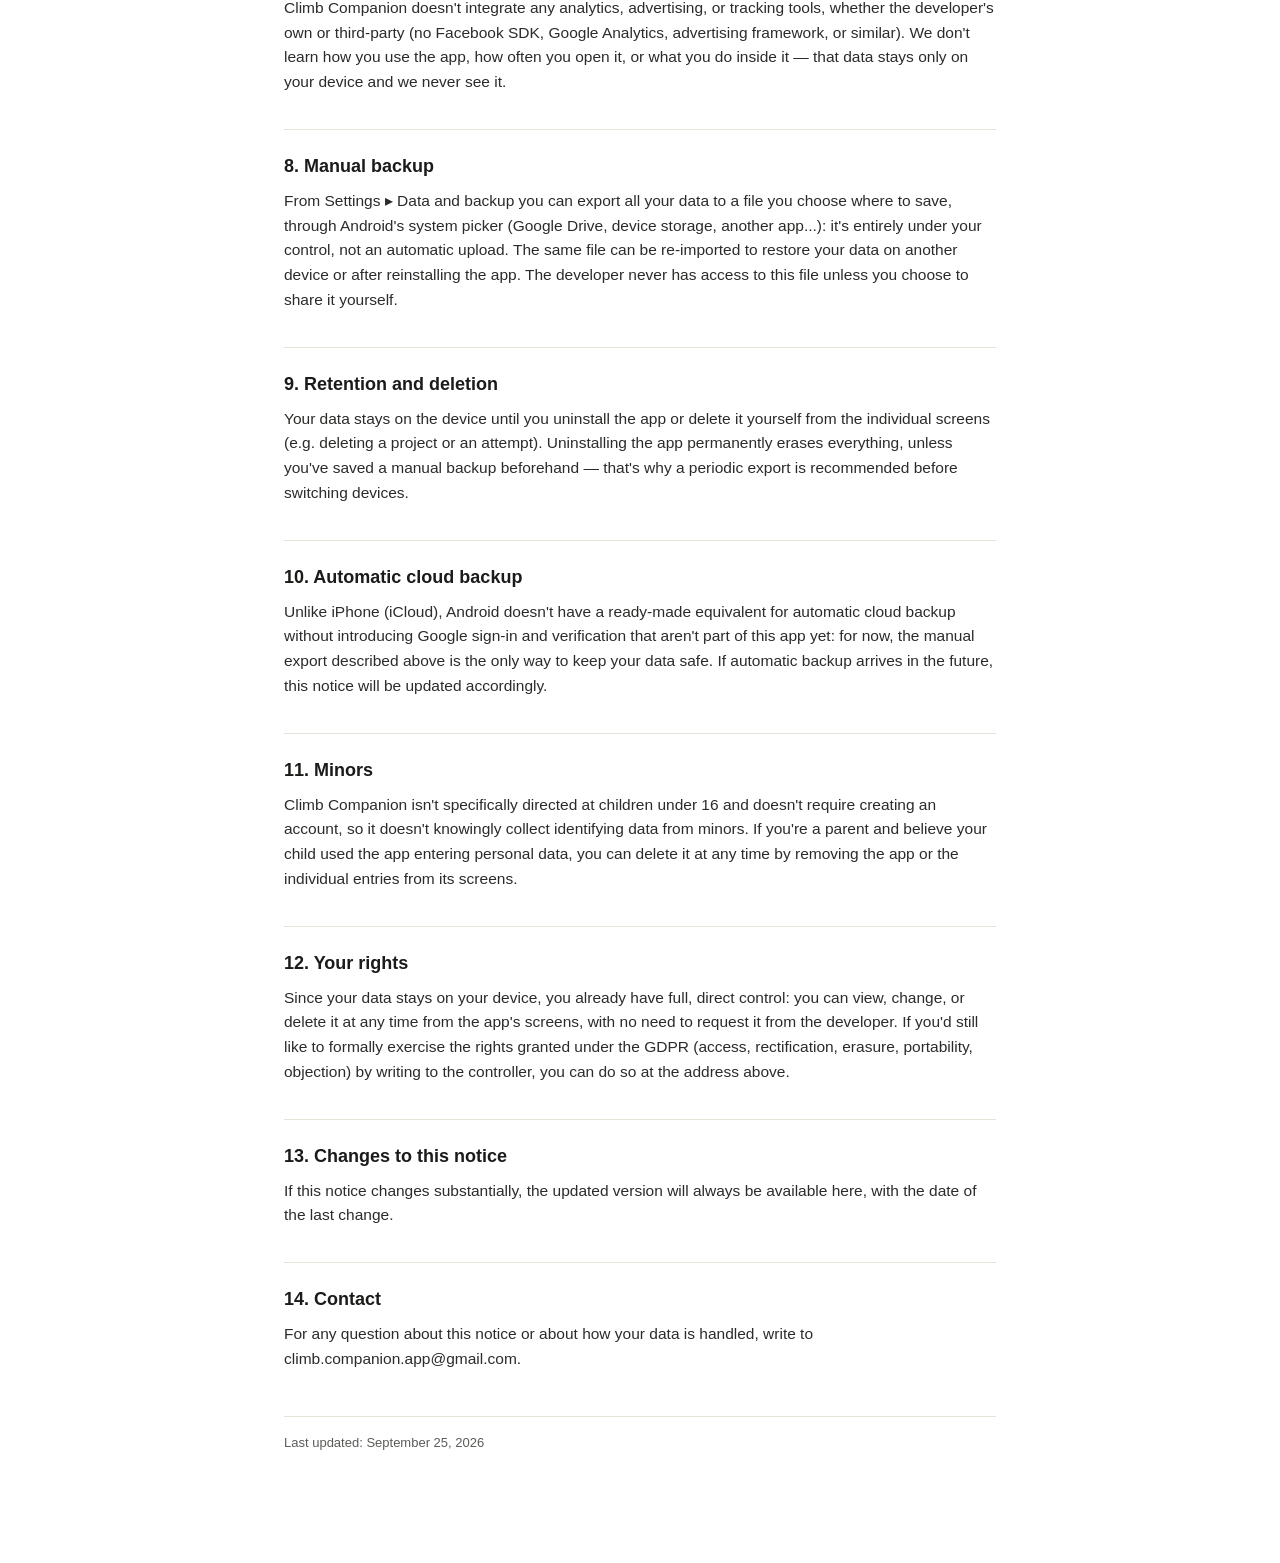
<file: privacy-android-en.html>
<!DOCTYPE html>
<html lang="en">
<head>
<meta charset="UTF-8">
<meta name="viewport" content="width=device-width, initial-scale=1.0">
<title>Privacy Policy — Climb Companion</title>
<link rel="icon" href="./favicon-32.png" sizes="32x32">
<link rel="apple-touch-icon" href="./apple-touch-icon.png">
<link rel="stylesheet" href="./style.css?v=3">
</head>
<body>
<header class="site-header">
  <div class="bar">
    <a class="brand" href="./index-en.html"><img src="./favicon-32.png" alt=""> Climb Companion</a>
    <nav>
      <a href="./index-en.html">Home</a>
      <a href="./terms-android-en.html">Terms</a>
      <details class="lang"><summary aria-label="Lingua / Language">🇬🇧 <span>EN</span></summary><div class="lang-menu"><a href="./privacy-android-it.html" hreflang="it">🇮🇹 Italiano</a><a href="./privacy-android-en.html" hreflang="en" class="on">🇬🇧 English</a></div></details>
    </nav>
  </div>
</header>
<div class="doc-wrap">
  <h1>Privacy Policy</h1>
  <p class="subtitle">Climb Companion — processing of personal data</p>
  <p class="platform-link"><a href="./privacy-en.html">Switch to the iOS privacy policy →</a></p>

  <h2>1. Data controller</h2>
  <p>The data controller is Alessandro Sposito — climb.companion.app@gmail.com. Climb Companion doesn't have a legal department or a Data Protection Officer (DPO): none is required for processing at this scale, but you can still write to this address with any question about this notice.</p>

  <h2>2. Where your data stays</h2>
  <p>Climb Companion doesn't have its own server: your profile, projects, photos, training history, Challenges, and everything else you enter stay exclusively on your device, in a local database that the app creates and manages by itself. No data is sent to a developer server — there is no developer server to send it to.</p>

  <h2>3. Camera and project photos</h2>
  <p>If you take a photo of a route or a boulder, the image is saved only in the app's local database, never in the system photo library or anywhere else. If you pick an existing photo instead, the app uses Android's system picker (Photo Picker): it receives only the photo you choose, without ever requesting or getting access to the rest of your photo library. Even the system camera, if you use it to shoot, is opened through an Android intent that doesn't require the app to hold any specific permission.</p>

  <h2>4. Videos and frames pinned to holds</h2>
  <p>Videos you record with the app or attach to attempts stay saved exclusively on this device, in an app-private area other apps can't access. They're never uploaded to any server, never analyzed, and aren't included in the manual export: if you switch devices or uninstall the app, your videos are lost. The individual frames you choose to pin to holds are instead saved together with your projects and are included in backups, since they're part of the beta. A video only leaves the device if you explicitly share it, and from there it goes wherever you send it (Instagram, TikTok, Messages...), under that service's rules, not ours. When you record a video from the app, the system also records audio: Climb Companion deletes it right after recording and never keeps or transmits it.</p>

  <h2>5. Notifications</h2>
  <p>Challenge reminders and, if you start a free trial of Climb Companion Plus, the single alert shortly before it expires, are local notifications, scheduled and managed entirely by your device: they never go through any server, neither the developer's nor a third party's (unlike push notifications, which would require a server). In both cases the app asks for permission only when it's actually needed, not at launch.</p>

  <h2>6. In-app purchases (Climb Companion Plus)</h2>
  <p>Purchases and subscriptions are handled entirely by Google through Google Play Billing: payment, card details, and billing never pass through the developer, who only receives confirmation from Google that a purchase is valid, never your payment data. For information on the data Google collects during a purchase, see Google Play's privacy policy.</p>

  <h2>7. No tracking, no advertising, no third-party SDKs</h2>
  <p>Climb Companion doesn't integrate any analytics, advertising, or tracking tools, whether the developer's own or third-party (no Facebook SDK, Google Analytics, advertising framework, or similar). We don't learn how you use the app, how often you open it, or what you do inside it — that data stays only on your device and we never see it.</p>

  <h2>8. Manual backup</h2>
  <p>From Settings ▸ Data and backup you can export all your data to a file you choose where to save, through Android's system picker (Google Drive, device storage, another app...): it's entirely under your control, not an automatic upload. The same file can be re-imported to restore your data on another device or after reinstalling the app. The developer never has access to this file unless you choose to share it yourself.</p>

  <h2>9. Retention and deletion</h2>
  <p>Your data stays on the device until you uninstall the app or delete it yourself from the individual screens (e.g. deleting a project or an attempt). Uninstalling the app permanently erases everything, unless you've saved a manual backup beforehand — that's why a periodic export is recommended before switching devices.</p>

  <h2>10. Automatic cloud backup</h2>
  <p>Unlike iPhone (iCloud), Android doesn't have a ready-made equivalent for automatic cloud backup without introducing Google sign-in and verification that aren't part of this app yet: for now, the manual export described above is the only way to keep your data safe. If automatic backup arrives in the future, this notice will be updated accordingly.</p>

  <h2>11. Minors</h2>
  <p>Climb Companion isn't specifically directed at children under 16 and doesn't require creating an account, so it doesn't knowingly collect identifying data from minors. If you're a parent and believe your child used the app entering personal data, you can delete it at any time by removing the app or the individual entries from its screens.</p>

  <h2>12. Your rights</h2>
  <p>Since your data stays on your device, you already have full, direct control: you can view, change, or delete it at any time from the app's screens, with no need to request it from the developer. If you'd still like to formally exercise the rights granted under the GDPR (access, rectification, erasure, portability, objection) by writing to the controller, you can do so at the address above.</p>

  <h2>13. Changes to this notice</h2>
  <p>If this notice changes substantially, the updated version will always be available here, with the date of the last change.</p>

  <h2>14. Contact</h2>
  <p>For any question about this notice or about how your data is handled, write to climb.companion.app@gmail.com.</p>

  <p class="updated">Last updated: September 25, 2026</p>
</div>
<script>
document.addEventListener('click',function(e){document.querySelectorAll('details.lang[open]').forEach(function(d){if(!d.contains(e.target))d.removeAttribute('open');});});
document.addEventListener('keydown',function(e){if(e.key==='Escape')document.querySelectorAll('details.lang[open]').forEach(function(d){d.removeAttribute('open');});});
</script>
</body>
</html>
</file>
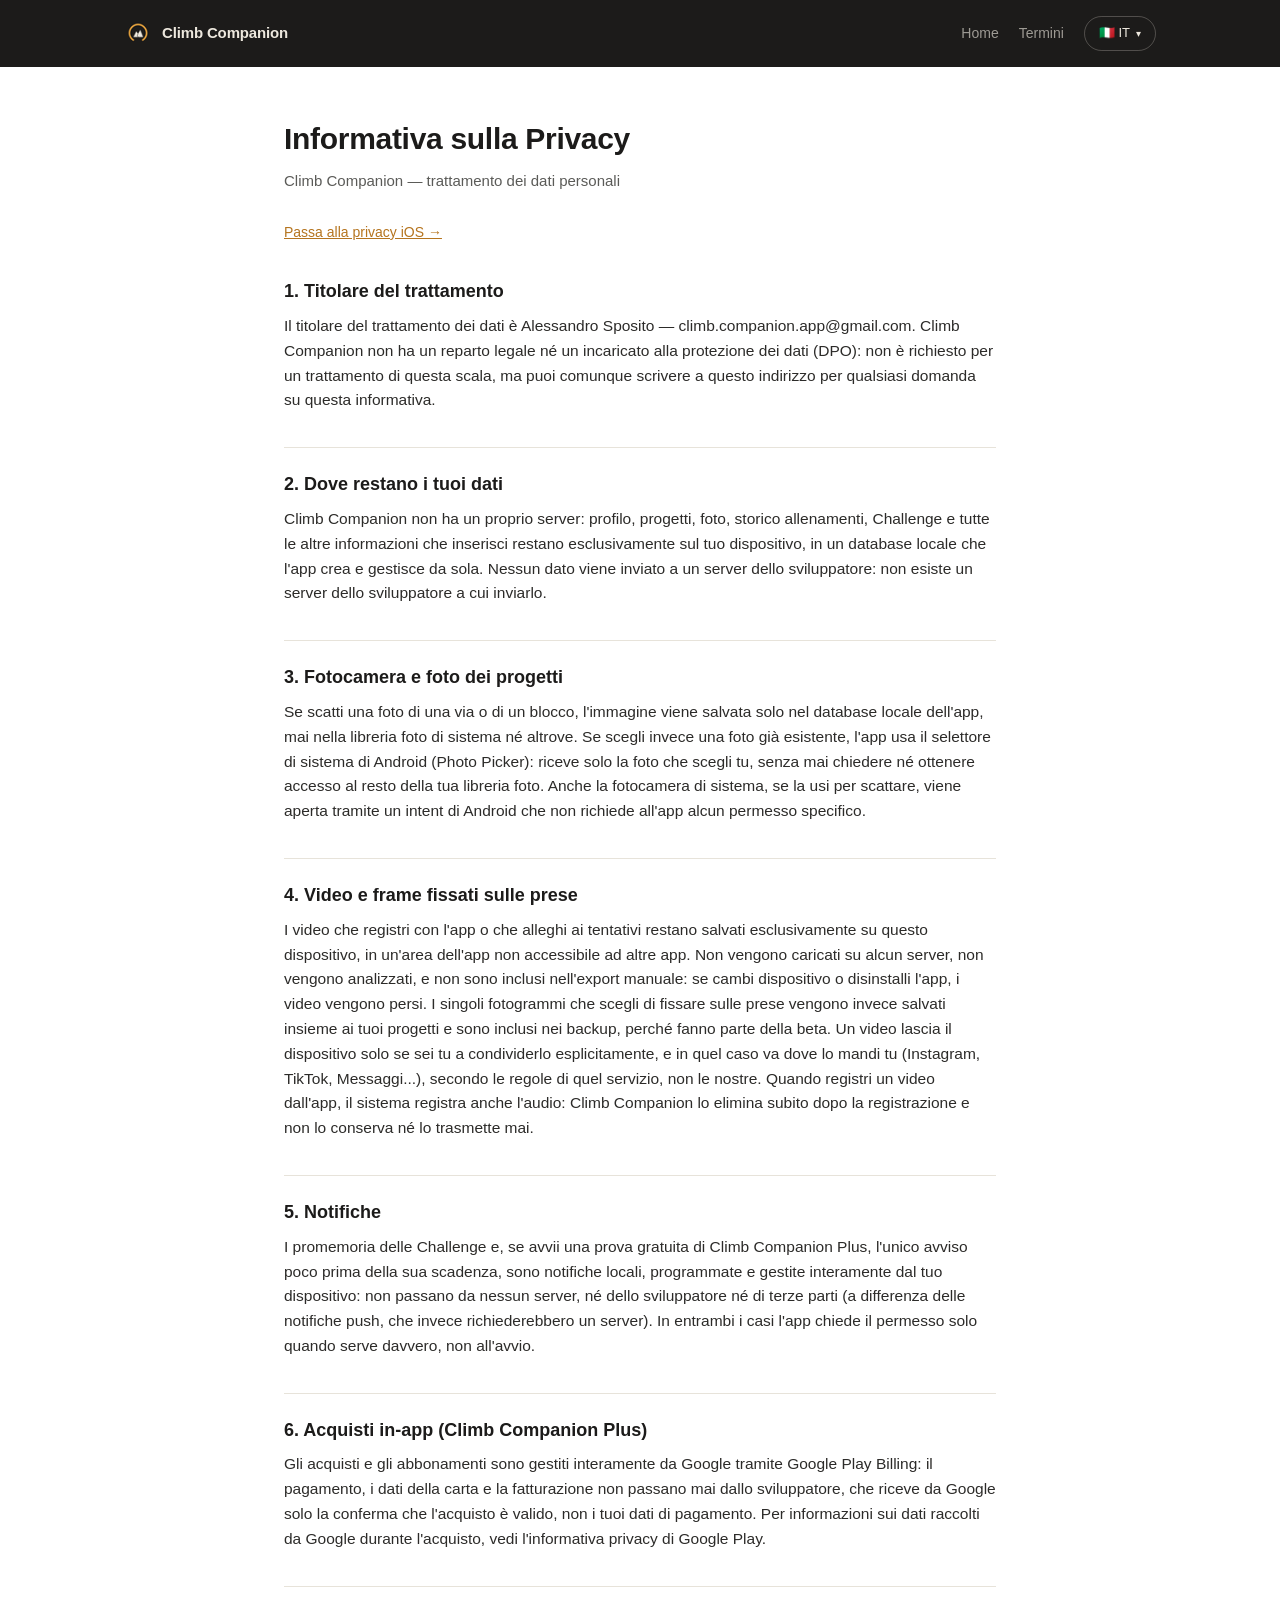
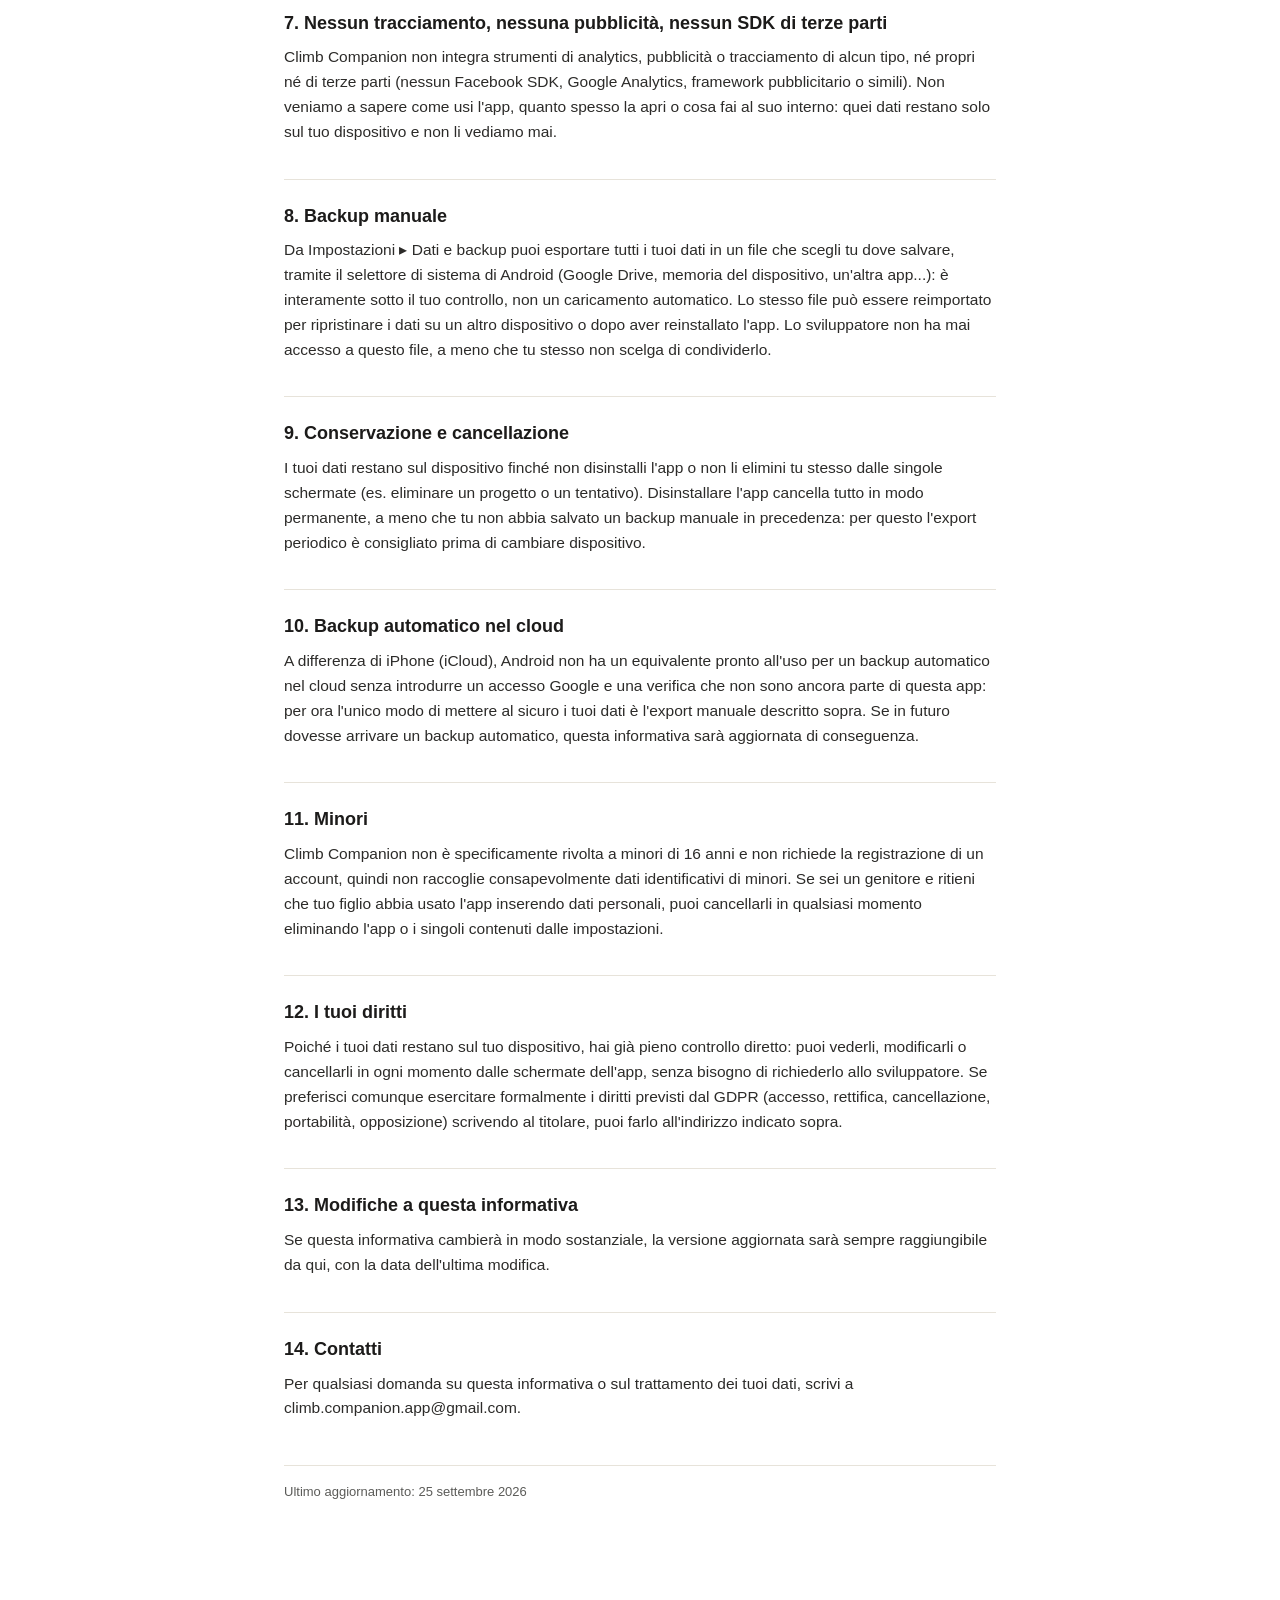
<file: privacy-android-it.html>
<!DOCTYPE html>
<html lang="it">
<head>
<meta charset="UTF-8">
<meta name="viewport" content="width=device-width, initial-scale=1.0">
<title>Informativa sulla Privacy — Climb Companion</title>
<link rel="icon" href="./favicon-32.png" sizes="32x32">
<link rel="apple-touch-icon" href="./apple-touch-icon.png">
<link rel="stylesheet" href="./style.css?v=3">
</head>
<body>
<header class="site-header">
  <div class="bar">
    <a class="brand" href="./index.html"><img src="./favicon-32.png" alt=""> Climb Companion</a>
    <nav>
      <a href="./index.html">Home</a>
      <a href="./terms-android-it.html">Termini</a>
      <details class="lang"><summary aria-label="Lingua / Language">🇮🇹 <span>IT</span></summary><div class="lang-menu"><a href="./privacy-android-it.html" hreflang="it" class="on">🇮🇹 Italiano</a><a href="./privacy-android-en.html" hreflang="en">🇬🇧 English</a></div></details>
    </nav>
  </div>
</header>
<div class="doc-wrap">
  <h1>Informativa sulla Privacy</h1>
  <p class="subtitle">Climb Companion — trattamento dei dati personali</p>
  <p class="platform-link"><a href="./privacy-it.html">Passa alla privacy iOS →</a></p>

  <h2>1. Titolare del trattamento</h2>
  <p>Il titolare del trattamento dei dati è Alessandro Sposito — climb.companion.app@gmail.com. Climb Companion non ha un reparto legale né un incaricato alla protezione dei dati (DPO): non è richiesto per un trattamento di questa scala, ma puoi comunque scrivere a questo indirizzo per qualsiasi domanda su questa informativa.</p>

  <h2>2. Dove restano i tuoi dati</h2>
  <p>Climb Companion non ha un proprio server: profilo, progetti, foto, storico allenamenti, Challenge e tutte le altre informazioni che inserisci restano esclusivamente sul tuo dispositivo, in un database locale che l'app crea e gestisce da sola. Nessun dato viene inviato a un server dello sviluppatore: non esiste un server dello sviluppatore a cui inviarlo.</p>

  <h2>3. Fotocamera e foto dei progetti</h2>
  <p>Se scatti una foto di una via o di un blocco, l'immagine viene salvata solo nel database locale dell'app, mai nella libreria foto di sistema né altrove. Se scegli invece una foto già esistente, l'app usa il selettore di sistema di Android (Photo Picker): riceve solo la foto che scegli tu, senza mai chiedere né ottenere accesso al resto della tua libreria foto. Anche la fotocamera di sistema, se la usi per scattare, viene aperta tramite un intent di Android che non richiede all'app alcun permesso specifico.</p>

  <h2>4. Video e frame fissati sulle prese</h2>
  <p>I video che registri con l'app o che alleghi ai tentativi restano salvati esclusivamente su questo dispositivo, in un'area dell'app non accessibile ad altre app. Non vengono caricati su alcun server, non vengono analizzati, e non sono inclusi nell'export manuale: se cambi dispositivo o disinstalli l'app, i video vengono persi. I singoli fotogrammi che scegli di fissare sulle prese vengono invece salvati insieme ai tuoi progetti e sono inclusi nei backup, perché fanno parte della beta. Un video lascia il dispositivo solo se sei tu a condividerlo esplicitamente, e in quel caso va dove lo mandi tu (Instagram, TikTok, Messaggi...), secondo le regole di quel servizio, non le nostre. Quando registri un video dall'app, il sistema registra anche l'audio: Climb Companion lo elimina subito dopo la registrazione e non lo conserva né lo trasmette mai.</p>

  <h2>5. Notifiche</h2>
  <p>I promemoria delle Challenge e, se avvii una prova gratuita di Climb Companion Plus, l'unico avviso poco prima della sua scadenza, sono notifiche locali, programmate e gestite interamente dal tuo dispositivo: non passano da nessun server, né dello sviluppatore né di terze parti (a differenza delle notifiche push, che invece richiederebbero un server). In entrambi i casi l'app chiede il permesso solo quando serve davvero, non all'avvio.</p>

  <h2>6. Acquisti in-app (Climb Companion Plus)</h2>
  <p>Gli acquisti e gli abbonamenti sono gestiti interamente da Google tramite Google Play Billing: il pagamento, i dati della carta e la fatturazione non passano mai dallo sviluppatore, che riceve da Google solo la conferma che l'acquisto è valido, non i tuoi dati di pagamento. Per informazioni sui dati raccolti da Google durante l'acquisto, vedi l'informativa privacy di Google Play.</p>

  <h2>7. Nessun tracciamento, nessuna pubblicità, nessun SDK di terze parti</h2>
  <p>Climb Companion non integra strumenti di analytics, pubblicità o tracciamento di alcun tipo, né propri né di terze parti (nessun Facebook SDK, Google Analytics, framework pubblicitario o simili). Non veniamo a sapere come usi l'app, quanto spesso la apri o cosa fai al suo interno: quei dati restano solo sul tuo dispositivo e non li vediamo mai.</p>

  <h2>8. Backup manuale</h2>
  <p>Da Impostazioni ▸ Dati e backup puoi esportare tutti i tuoi dati in un file che scegli tu dove salvare, tramite il selettore di sistema di Android (Google Drive, memoria del dispositivo, un'altra app...): è interamente sotto il tuo controllo, non un caricamento automatico. Lo stesso file può essere reimportato per ripristinare i dati su un altro dispositivo o dopo aver reinstallato l'app. Lo sviluppatore non ha mai accesso a questo file, a meno che tu stesso non scelga di condividerlo.</p>

  <h2>9. Conservazione e cancellazione</h2>
  <p>I tuoi dati restano sul dispositivo finché non disinstalli l'app o non li elimini tu stesso dalle singole schermate (es. eliminare un progetto o un tentativo). Disinstallare l'app cancella tutto in modo permanente, a meno che tu non abbia salvato un backup manuale in precedenza: per questo l'export periodico è consigliato prima di cambiare dispositivo.</p>

  <h2>10. Backup automatico nel cloud</h2>
  <p>A differenza di iPhone (iCloud), Android non ha un equivalente pronto all'uso per un backup automatico nel cloud senza introdurre un accesso Google e una verifica che non sono ancora parte di questa app: per ora l'unico modo di mettere al sicuro i tuoi dati è l'export manuale descritto sopra. Se in futuro dovesse arrivare un backup automatico, questa informativa sarà aggiornata di conseguenza.</p>

  <h2>11. Minori</h2>
  <p>Climb Companion non è specificamente rivolta a minori di 16 anni e non richiede la registrazione di un account, quindi non raccoglie consapevolmente dati identificativi di minori. Se sei un genitore e ritieni che tuo figlio abbia usato l'app inserendo dati personali, puoi cancellarli in qualsiasi momento eliminando l'app o i singoli contenuti dalle impostazioni.</p>

  <h2>12. I tuoi diritti</h2>
  <p>Poiché i tuoi dati restano sul tuo dispositivo, hai già pieno controllo diretto: puoi vederli, modificarli o cancellarli in ogni momento dalle schermate dell'app, senza bisogno di richiederlo allo sviluppatore. Se preferisci comunque esercitare formalmente i diritti previsti dal GDPR (accesso, rettifica, cancellazione, portabilità, opposizione) scrivendo al titolare, puoi farlo all'indirizzo indicato sopra.</p>

  <h2>13. Modifiche a questa informativa</h2>
  <p>Se questa informativa cambierà in modo sostanziale, la versione aggiornata sarà sempre raggiungibile da qui, con la data dell'ultima modifica.</p>

  <h2>14. Contatti</h2>
  <p>Per qualsiasi domanda su questa informativa o sul trattamento dei tuoi dati, scrivi a climb.companion.app@gmail.com.</p>

  <p class="updated">Ultimo aggiornamento: 25 settembre 2026</p>
</div>
<script>
document.addEventListener('click',function(e){document.querySelectorAll('details.lang[open]').forEach(function(d){if(!d.contains(e.target))d.removeAttribute('open');});});
document.addEventListener('keydown',function(e){if(e.key==='Escape')document.querySelectorAll('details.lang[open]').forEach(function(d){d.removeAttribute('open');});});
</script>
</body>
</html>
</file>
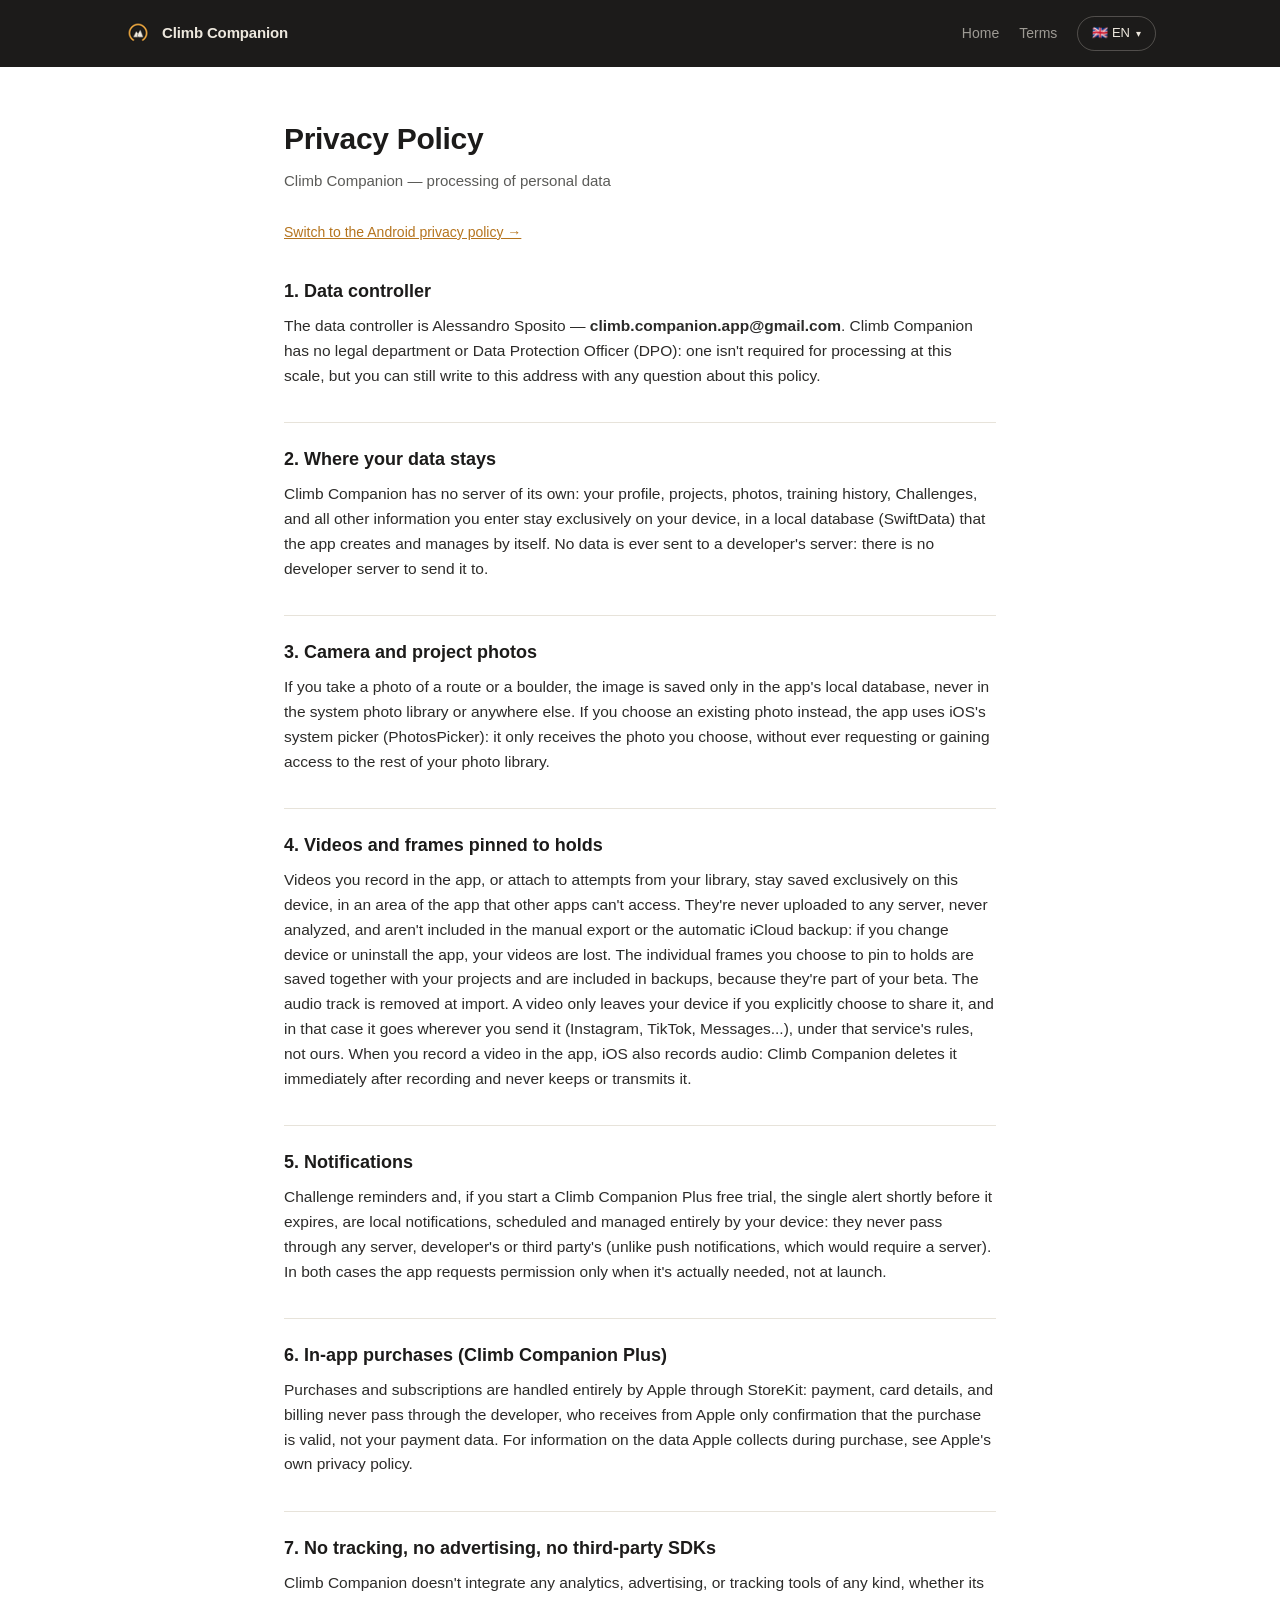
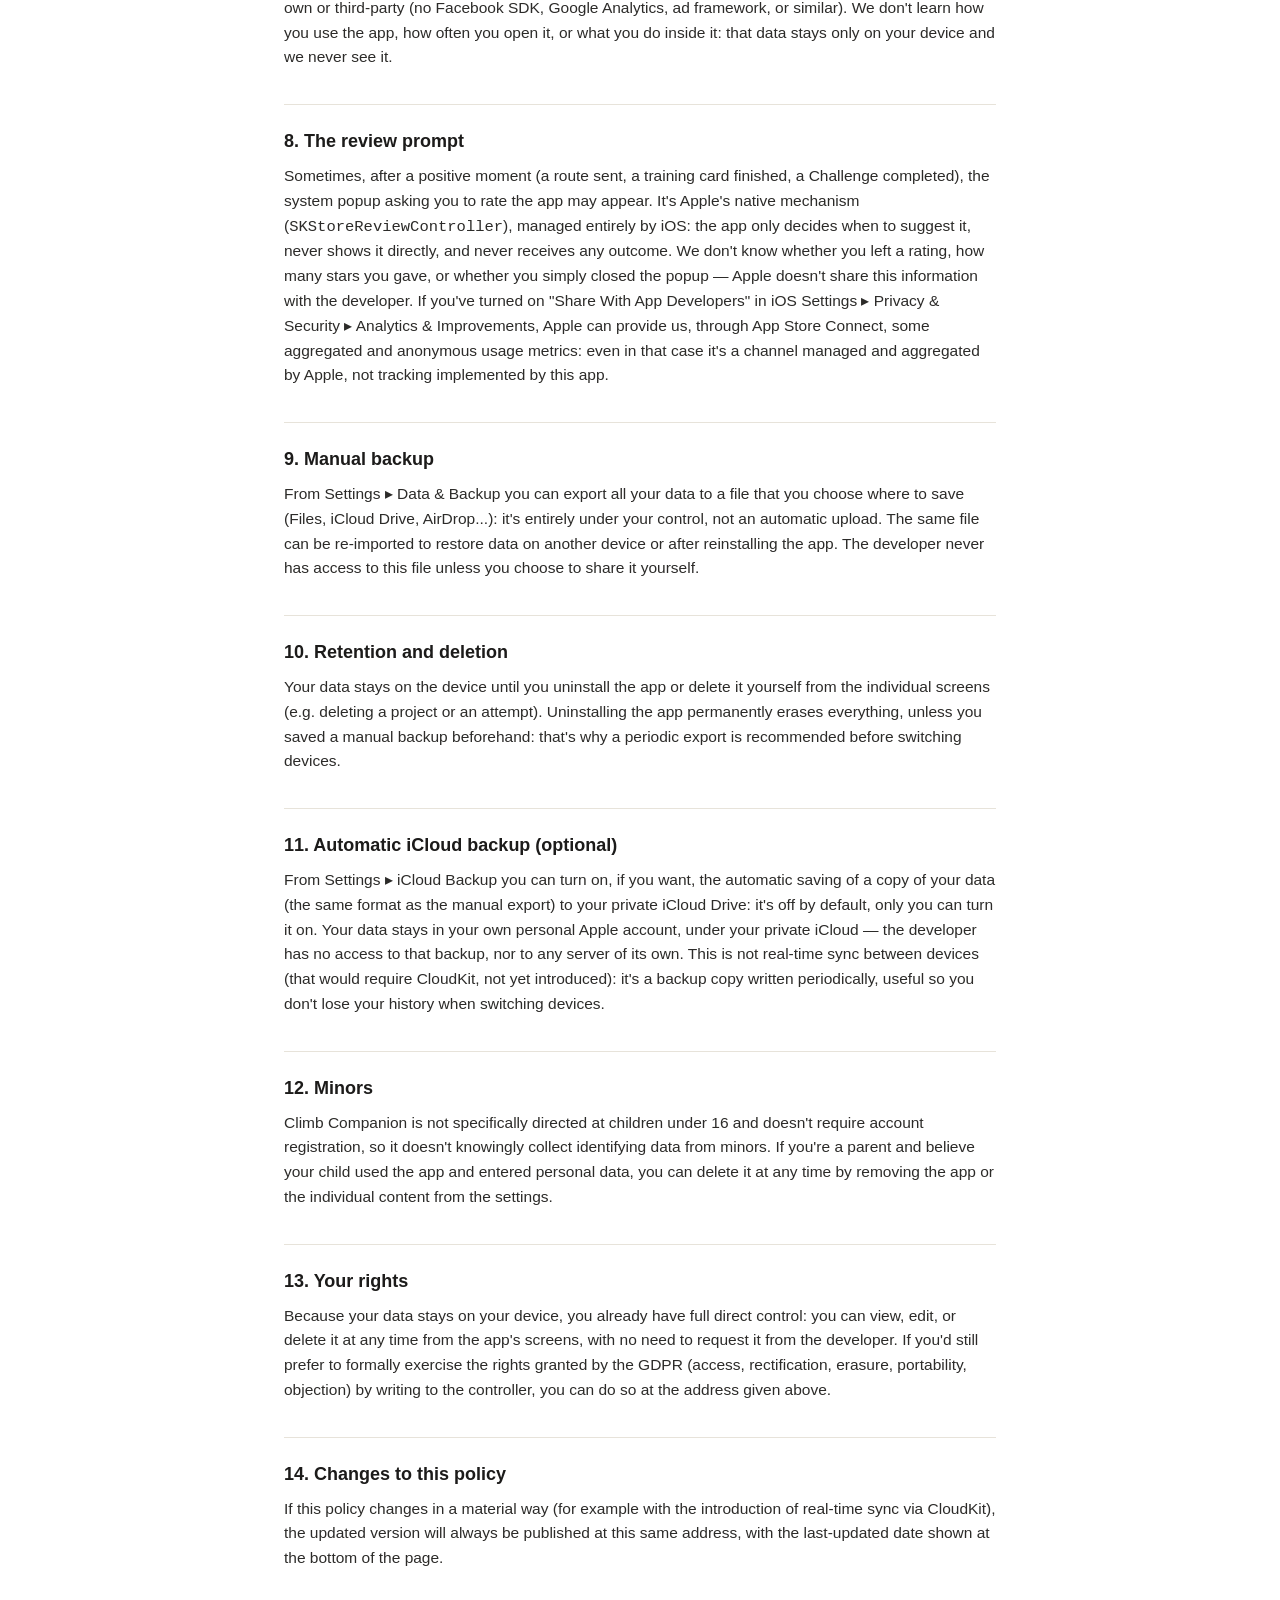
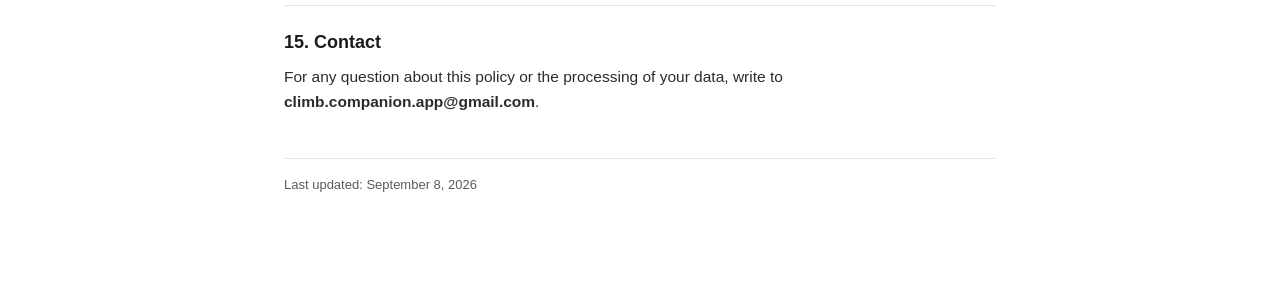
<file: privacy-en.html>
<!DOCTYPE html>
<html lang="en">
<head>
<meta charset="UTF-8">
<meta name="viewport" content="width=device-width, initial-scale=1.0">
<title>Privacy Policy — Climb Companion</title>
<link rel="icon" href="./favicon-32.png" sizes="32x32">
<link rel="apple-touch-icon" href="./apple-touch-icon.png">
<link rel="stylesheet" href="./style.css?v=3">
</head>
<body>
<header class="site-header">
  <div class="bar">
    <a class="brand" href="./index-en.html"><img src="./favicon-32.png" alt=""> Climb Companion</a>
    <nav>
      <a href="./index-en.html">Home</a>
      <a href="./terms-en.html">Terms</a>
      <details class="lang"><summary aria-label="Lingua / Language">🇬🇧 <span>EN</span></summary><div class="lang-menu"><a href="./privacy-it.html" hreflang="it">🇮🇹 Italiano</a><a href="./privacy-en.html" hreflang="en" class="on">🇬🇧 English</a></div></details>
    </nav>
  </div>
</header>
<div class="doc-wrap">
  <h1>Privacy Policy</h1>
  <p class="subtitle">Climb Companion — processing of personal data</p>
  <p class="platform-link"><a href="./privacy-android-en.html">Switch to the Android privacy policy →</a></p>

  <h2>1. Data controller</h2>
  <p>The data controller is Alessandro Sposito — <strong>climb.companion.app@gmail.com</strong>. Climb Companion has no legal department or Data Protection Officer (DPO): one isn't required for processing at this scale, but you can still write to this address with any question about this policy.</p>

  <h2>2. Where your data stays</h2>
  <p>Climb Companion has no server of its own: your profile, projects, photos, training history, Challenges, and all other information you enter stay exclusively on your device, in a local database (SwiftData) that the app creates and manages by itself. No data is ever sent to a developer's server: there is no developer server to send it to.</p>

  <h2>3. Camera and project photos</h2>
  <p>If you take a photo of a route or a boulder, the image is saved only in the app's local database, never in the system photo library or anywhere else. If you choose an existing photo instead, the app uses iOS's system picker (PhotosPicker): it only receives the photo you choose, without ever requesting or gaining access to the rest of your photo library.</p>

  <h2>4. Videos and frames pinned to holds</h2>
  <p>Videos you record in the app, or attach to attempts from your library, stay saved exclusively on this device, in an area of the app that other apps can't access. They're never uploaded to any server, never analyzed, and aren't included in the manual export or the automatic iCloud backup: if you change device or uninstall the app, your videos are lost. The individual frames you choose to pin to holds are saved together with your projects and are included in backups, because they're part of your beta. The audio track is removed at import. A video only leaves your device if you explicitly choose to share it, and in that case it goes wherever you send it (Instagram, TikTok, Messages...), under that service's rules, not ours. When you record a video in the app, iOS also records audio: Climb Companion deletes it immediately after recording and never keeps or transmits it.</p>

  <h2>5. Notifications</h2>
  <p>Challenge reminders and, if you start a Climb Companion Plus free trial, the single alert shortly before it expires, are local notifications, scheduled and managed entirely by your device: they never pass through any server, developer's or third party's (unlike push notifications, which would require a server). In both cases the app requests permission only when it's actually needed, not at launch.</p>

  <h2>6. In-app purchases (Climb Companion Plus)</h2>
  <p>Purchases and subscriptions are handled entirely by Apple through StoreKit: payment, card details, and billing never pass through the developer, who receives from Apple only confirmation that the purchase is valid, not your payment data. For information on the data Apple collects during purchase, see Apple's own privacy policy.</p>

  <h2>7. No tracking, no advertising, no third-party SDKs</h2>
  <p>Climb Companion doesn't integrate any analytics, advertising, or tracking tools of any kind, whether its own or third-party (no Facebook SDK, Google Analytics, ad framework, or similar). We don't learn how you use the app, how often you open it, or what you do inside it: that data stays only on your device and we never see it.</p>

  <h2>8. The review prompt</h2>
  <p>Sometimes, after a positive moment (a route sent, a training card finished, a Challenge completed), the system popup asking you to rate the app may appear. It's Apple's native mechanism (<code>SKStoreReviewController</code>), managed entirely by iOS: the app only decides when to suggest it, never shows it directly, and never receives any outcome. We don't know whether you left a rating, how many stars you gave, or whether you simply closed the popup — Apple doesn't share this information with the developer. If you've turned on "Share With App Developers" in iOS Settings ▸ Privacy & Security ▸ Analytics & Improvements, Apple can provide us, through App Store Connect, some aggregated and anonymous usage metrics: even in that case it's a channel managed and aggregated by Apple, not tracking implemented by this app.</p>

  <h2>9. Manual backup</h2>
  <p>From Settings ▸ Data & Backup you can export all your data to a file that you choose where to save (Files, iCloud Drive, AirDrop...): it's entirely under your control, not an automatic upload. The same file can be re-imported to restore data on another device or after reinstalling the app. The developer never has access to this file unless you choose to share it yourself.</p>

  <h2>10. Retention and deletion</h2>
  <p>Your data stays on the device until you uninstall the app or delete it yourself from the individual screens (e.g. deleting a project or an attempt). Uninstalling the app permanently erases everything, unless you saved a manual backup beforehand: that's why a periodic export is recommended before switching devices.</p>

  <h2>11. Automatic iCloud backup (optional)</h2>
  <p>From Settings ▸ iCloud Backup you can turn on, if you want, the automatic saving of a copy of your data (the same format as the manual export) to your private iCloud Drive: it's off by default, only you can turn it on. Your data stays in your own personal Apple account, under your private iCloud — the developer has no access to that backup, nor to any server of its own. This is not real-time sync between devices (that would require CloudKit, not yet introduced): it's a backup copy written periodically, useful so you don't lose your history when switching devices.</p>

  <h2>12. Minors</h2>
  <p>Climb Companion is not specifically directed at children under 16 and doesn't require account registration, so it doesn't knowingly collect identifying data from minors. If you're a parent and believe your child used the app and entered personal data, you can delete it at any time by removing the app or the individual content from the settings.</p>

  <h2>13. Your rights</h2>
  <p>Because your data stays on your device, you already have full direct control: you can view, edit, or delete it at any time from the app's screens, with no need to request it from the developer. If you'd still prefer to formally exercise the rights granted by the GDPR (access, rectification, erasure, portability, objection) by writing to the controller, you can do so at the address given above.</p>

  <h2>14. Changes to this policy</h2>
  <p>If this policy changes in a material way (for example with the introduction of real-time sync via CloudKit), the updated version will always be published at this same address, with the last-updated date shown at the bottom of the page.</p>

  <h2>15. Contact</h2>
  <p>For any question about this policy or the processing of your data, write to <strong>climb.companion.app@gmail.com</strong>.</p>

  <p class="updated">Last updated: September 8, 2026</p>
</div>
<script>
document.addEventListener('click',function(e){document.querySelectorAll('details.lang[open]').forEach(function(d){if(!d.contains(e.target))d.removeAttribute('open');});});
document.addEventListener('keydown',function(e){if(e.key==='Escape')document.querySelectorAll('details.lang[open]').forEach(function(d){d.removeAttribute('open');});});
</script>
</body>
</html>
</file>
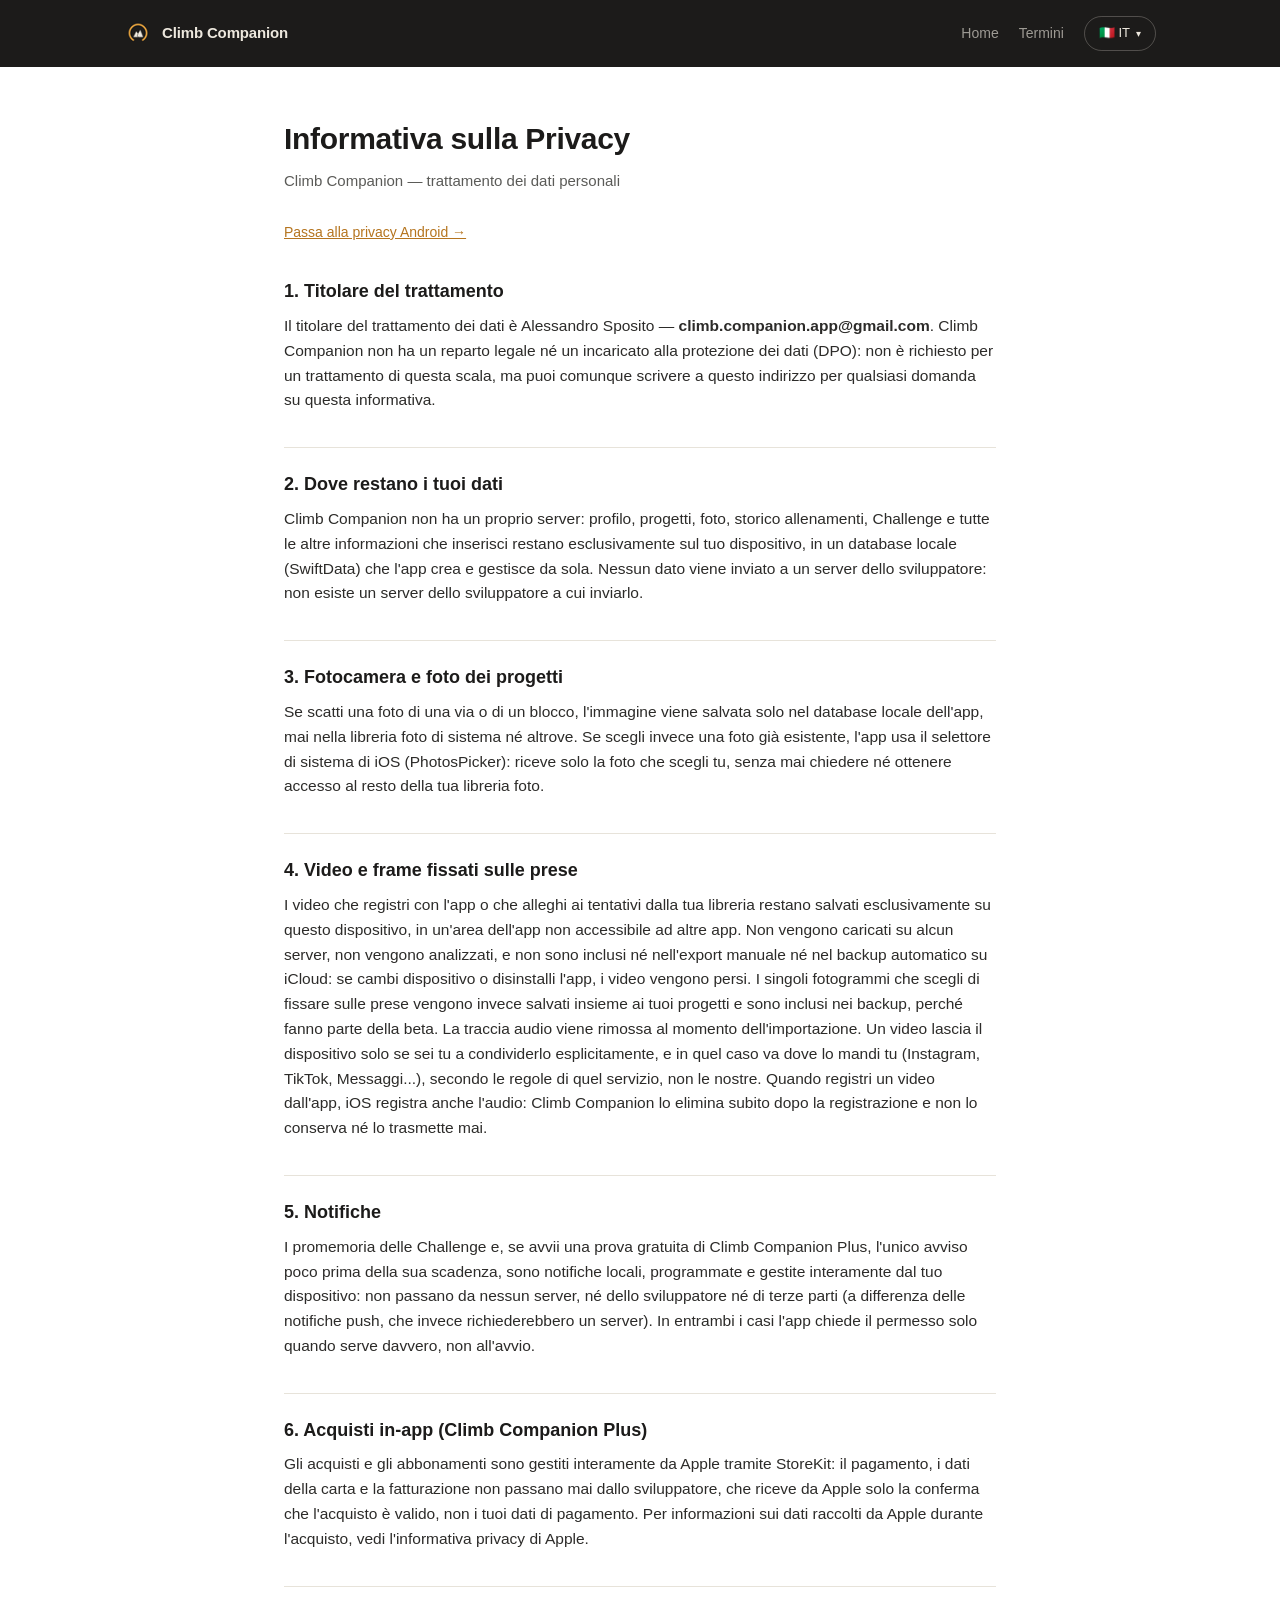
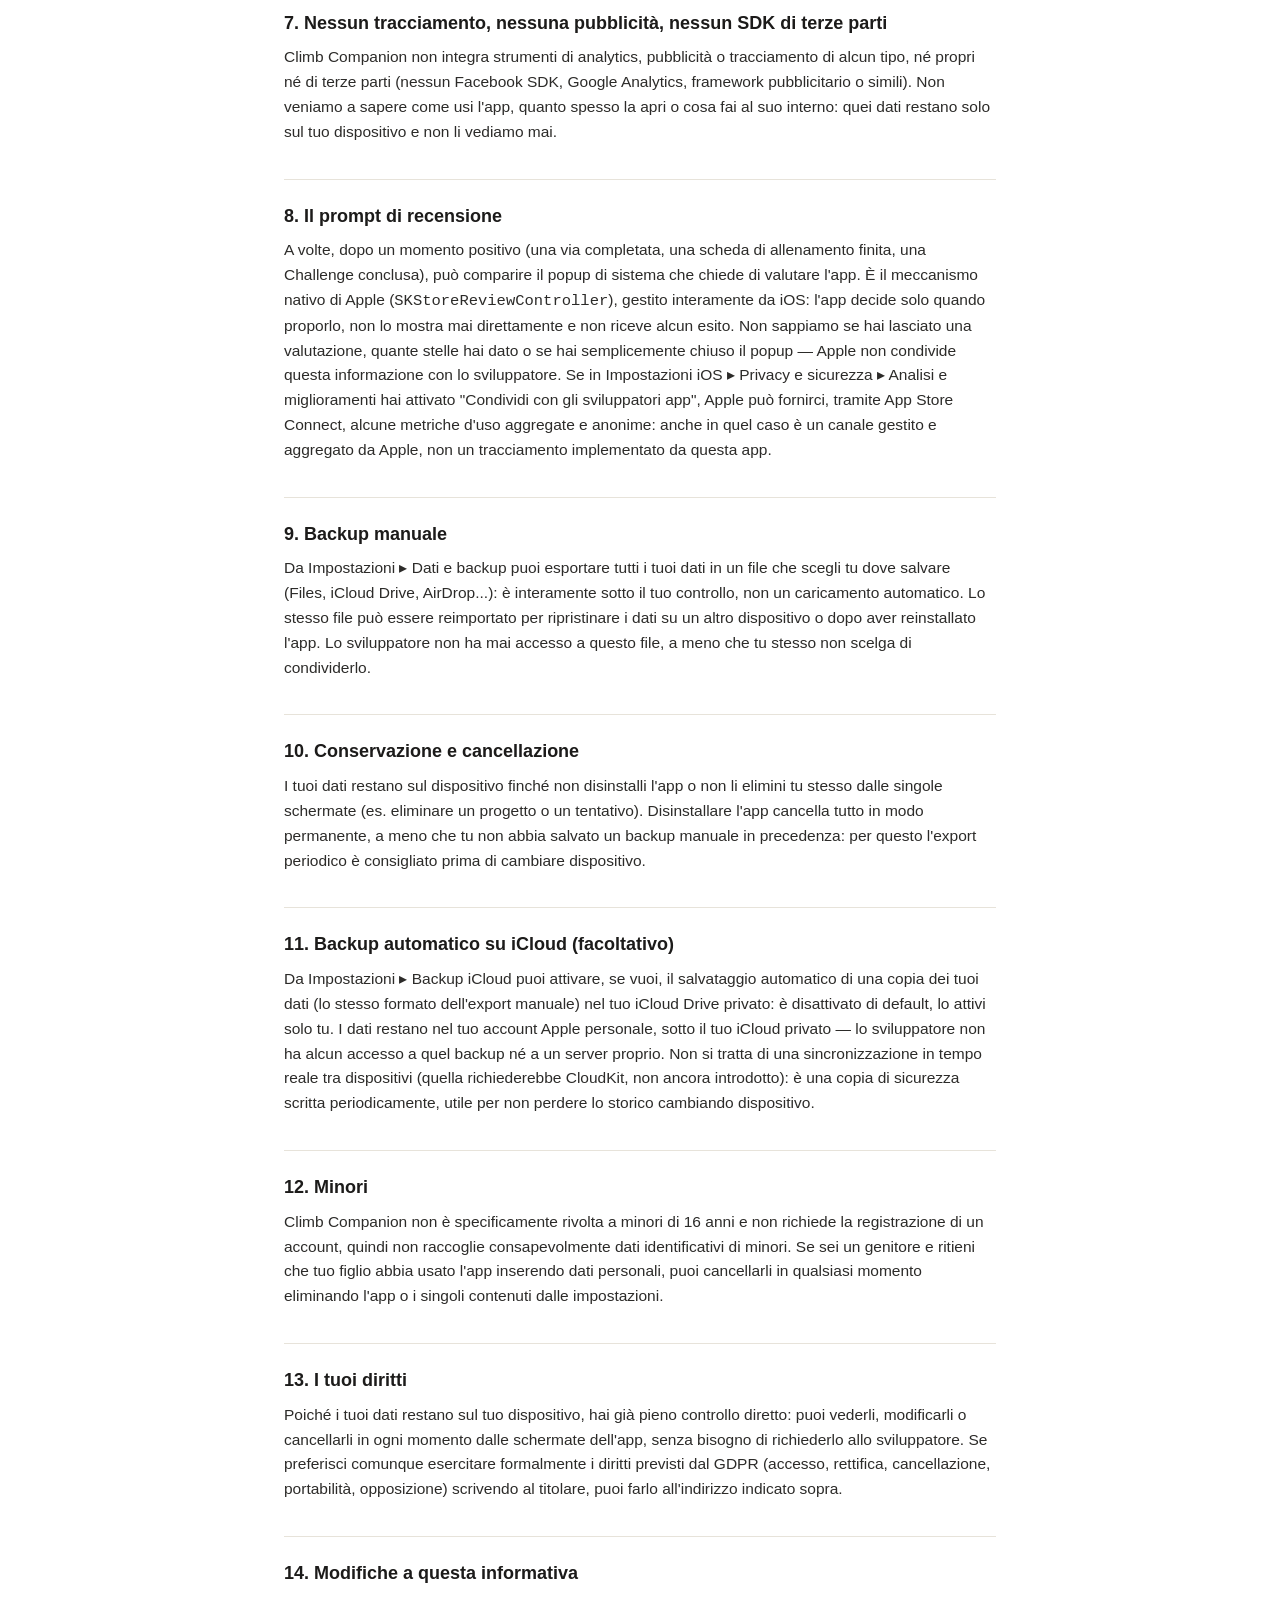
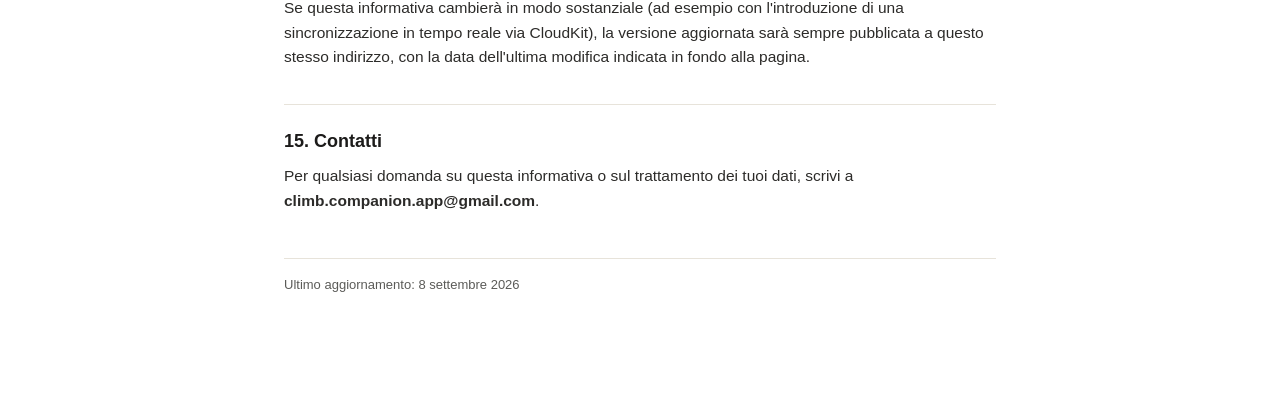
<file: privacy-it.html>
<!DOCTYPE html>
<html lang="it">
<head>
<meta charset="UTF-8">
<meta name="viewport" content="width=device-width, initial-scale=1.0">
<title>Informativa sulla Privacy — Climb Companion</title>
<link rel="icon" href="./favicon-32.png" sizes="32x32">
<link rel="apple-touch-icon" href="./apple-touch-icon.png">
<link rel="stylesheet" href="./style.css?v=3">
</head>
<body>
<header class="site-header">
  <div class="bar">
    <a class="brand" href="./index.html"><img src="./favicon-32.png" alt=""> Climb Companion</a>
    <nav>
      <a href="./index.html">Home</a>
      <a href="./terms-it.html">Termini</a>
      <details class="lang"><summary aria-label="Lingua / Language">🇮🇹 <span>IT</span></summary><div class="lang-menu"><a href="./privacy-it.html" hreflang="it" class="on">🇮🇹 Italiano</a><a href="./privacy-en.html" hreflang="en">🇬🇧 English</a></div></details>
    </nav>
  </div>
</header>
<div class="doc-wrap">
  <h1>Informativa sulla Privacy</h1>
  <p class="subtitle">Climb Companion — trattamento dei dati personali</p>
  <p class="platform-link"><a href="./privacy-android-it.html">Passa alla privacy Android →</a></p>

  <h2>1. Titolare del trattamento</h2>
  <p>Il titolare del trattamento dei dati è Alessandro Sposito — <strong>climb.companion.app@gmail.com</strong>. Climb Companion non ha un reparto legale né un incaricato alla protezione dei dati (DPO): non è richiesto per un trattamento di questa scala, ma puoi comunque scrivere a questo indirizzo per qualsiasi domanda su questa informativa.</p>

  <h2>2. Dove restano i tuoi dati</h2>
  <p>Climb Companion non ha un proprio server: profilo, progetti, foto, storico allenamenti, Challenge e tutte le altre informazioni che inserisci restano esclusivamente sul tuo dispositivo, in un database locale (SwiftData) che l'app crea e gestisce da sola. Nessun dato viene inviato a un server dello sviluppatore: non esiste un server dello sviluppatore a cui inviarlo.</p>

  <h2>3. Fotocamera e foto dei progetti</h2>
  <p>Se scatti una foto di una via o di un blocco, l'immagine viene salvata solo nel database locale dell'app, mai nella libreria foto di sistema né altrove. Se scegli invece una foto già esistente, l'app usa il selettore di sistema di iOS (PhotosPicker): riceve solo la foto che scegli tu, senza mai chiedere né ottenere accesso al resto della tua libreria foto.</p>

  <h2>4. Video e frame fissati sulle prese</h2>
  <p>I video che registri con l'app o che alleghi ai tentativi dalla tua libreria restano salvati esclusivamente su questo dispositivo, in un'area dell'app non accessibile ad altre app. Non vengono caricati su alcun server, non vengono analizzati, e non sono inclusi né nell'export manuale né nel backup automatico su iCloud: se cambi dispositivo o disinstalli l'app, i video vengono persi. I singoli fotogrammi che scegli di fissare sulle prese vengono invece salvati insieme ai tuoi progetti e sono inclusi nei backup, perché fanno parte della beta. La traccia audio viene rimossa al momento dell'importazione. Un video lascia il dispositivo solo se sei tu a condividerlo esplicitamente, e in quel caso va dove lo mandi tu (Instagram, TikTok, Messaggi...), secondo le regole di quel servizio, non le nostre. Quando registri un video dall'app, iOS registra anche l'audio: Climb Companion lo elimina subito dopo la registrazione e non lo conserva né lo trasmette mai.</p>

  <h2>5. Notifiche</h2>
  <p>I promemoria delle Challenge e, se avvii una prova gratuita di Climb Companion Plus, l'unico avviso poco prima della sua scadenza, sono notifiche locali, programmate e gestite interamente dal tuo dispositivo: non passano da nessun server, né dello sviluppatore né di terze parti (a differenza delle notifiche push, che invece richiederebbero un server). In entrambi i casi l'app chiede il permesso solo quando serve davvero, non all'avvio.</p>

  <h2>6. Acquisti in-app (Climb Companion Plus)</h2>
  <p>Gli acquisti e gli abbonamenti sono gestiti interamente da Apple tramite StoreKit: il pagamento, i dati della carta e la fatturazione non passano mai dallo sviluppatore, che riceve da Apple solo la conferma che l'acquisto è valido, non i tuoi dati di pagamento. Per informazioni sui dati raccolti da Apple durante l'acquisto, vedi l'informativa privacy di Apple.</p>

  <h2>7. Nessun tracciamento, nessuna pubblicità, nessun SDK di terze parti</h2>
  <p>Climb Companion non integra strumenti di analytics, pubblicità o tracciamento di alcun tipo, né propri né di terze parti (nessun Facebook SDK, Google Analytics, framework pubblicitario o simili). Non veniamo a sapere come usi l'app, quanto spesso la apri o cosa fai al suo interno: quei dati restano solo sul tuo dispositivo e non li vediamo mai.</p>

  <h2>8. Il prompt di recensione</h2>
  <p>A volte, dopo un momento positivo (una via completata, una scheda di allenamento finita, una Challenge conclusa), può comparire il popup di sistema che chiede di valutare l'app. È il meccanismo nativo di Apple (<code>SKStoreReviewController</code>), gestito interamente da iOS: l'app decide solo quando proporlo, non lo mostra mai direttamente e non riceve alcun esito. Non sappiamo se hai lasciato una valutazione, quante stelle hai dato o se hai semplicemente chiuso il popup — Apple non condivide questa informazione con lo sviluppatore. Se in Impostazioni iOS ▸ Privacy e sicurezza ▸ Analisi e miglioramenti hai attivato "Condividi con gli sviluppatori app", Apple può fornirci, tramite App Store Connect, alcune metriche d'uso aggregate e anonime: anche in quel caso è un canale gestito e aggregato da Apple, non un tracciamento implementato da questa app.</p>

  <h2>9. Backup manuale</h2>
  <p>Da Impostazioni ▸ Dati e backup puoi esportare tutti i tuoi dati in un file che scegli tu dove salvare (Files, iCloud Drive, AirDrop...): è interamente sotto il tuo controllo, non un caricamento automatico. Lo stesso file può essere reimportato per ripristinare i dati su un altro dispositivo o dopo aver reinstallato l'app. Lo sviluppatore non ha mai accesso a questo file, a meno che tu stesso non scelga di condividerlo.</p>

  <h2>10. Conservazione e cancellazione</h2>
  <p>I tuoi dati restano sul dispositivo finché non disinstalli l'app o non li elimini tu stesso dalle singole schermate (es. eliminare un progetto o un tentativo). Disinstallare l'app cancella tutto in modo permanente, a meno che tu non abbia salvato un backup manuale in precedenza: per questo l'export periodico è consigliato prima di cambiare dispositivo.</p>

  <h2>11. Backup automatico su iCloud (facoltativo)</h2>
  <p>Da Impostazioni ▸ Backup iCloud puoi attivare, se vuoi, il salvataggio automatico di una copia dei tuoi dati (lo stesso formato dell'export manuale) nel tuo iCloud Drive privato: è disattivato di default, lo attivi solo tu. I dati restano nel tuo account Apple personale, sotto il tuo iCloud privato — lo sviluppatore non ha alcun accesso a quel backup né a un server proprio. Non si tratta di una sincronizzazione in tempo reale tra dispositivi (quella richiederebbe CloudKit, non ancora introdotto): è una copia di sicurezza scritta periodicamente, utile per non perdere lo storico cambiando dispositivo.</p>

  <h2>12. Minori</h2>
  <p>Climb Companion non è specificamente rivolta a minori di 16 anni e non richiede la registrazione di un account, quindi non raccoglie consapevolmente dati identificativi di minori. Se sei un genitore e ritieni che tuo figlio abbia usato l'app inserendo dati personali, puoi cancellarli in qualsiasi momento eliminando l'app o i singoli contenuti dalle impostazioni.</p>

  <h2>13. I tuoi diritti</h2>
  <p>Poiché i tuoi dati restano sul tuo dispositivo, hai già pieno controllo diretto: puoi vederli, modificarli o cancellarli in ogni momento dalle schermate dell'app, senza bisogno di richiederlo allo sviluppatore. Se preferisci comunque esercitare formalmente i diritti previsti dal GDPR (accesso, rettifica, cancellazione, portabilità, opposizione) scrivendo al titolare, puoi farlo all'indirizzo indicato sopra.</p>

  <h2>14. Modifiche a questa informativa</h2>
  <p>Se questa informativa cambierà in modo sostanziale (ad esempio con l'introduzione di una sincronizzazione in tempo reale via CloudKit), la versione aggiornata sarà sempre pubblicata a questo stesso indirizzo, con la data dell'ultima modifica indicata in fondo alla pagina.</p>

  <h2>15. Contatti</h2>
  <p>Per qualsiasi domanda su questa informativa o sul trattamento dei tuoi dati, scrivi a <strong>climb.companion.app@gmail.com</strong>.</p>

  <p class="updated">Ultimo aggiornamento: 8 settembre 2026</p>
</div>
<script>
document.addEventListener('click',function(e){document.querySelectorAll('details.lang[open]').forEach(function(d){if(!d.contains(e.target))d.removeAttribute('open');});});
document.addEventListener('keydown',function(e){if(e.key==='Escape')document.querySelectorAll('details.lang[open]').forEach(function(d){d.removeAttribute('open');});});
</script>
</body>
</html>
</file>
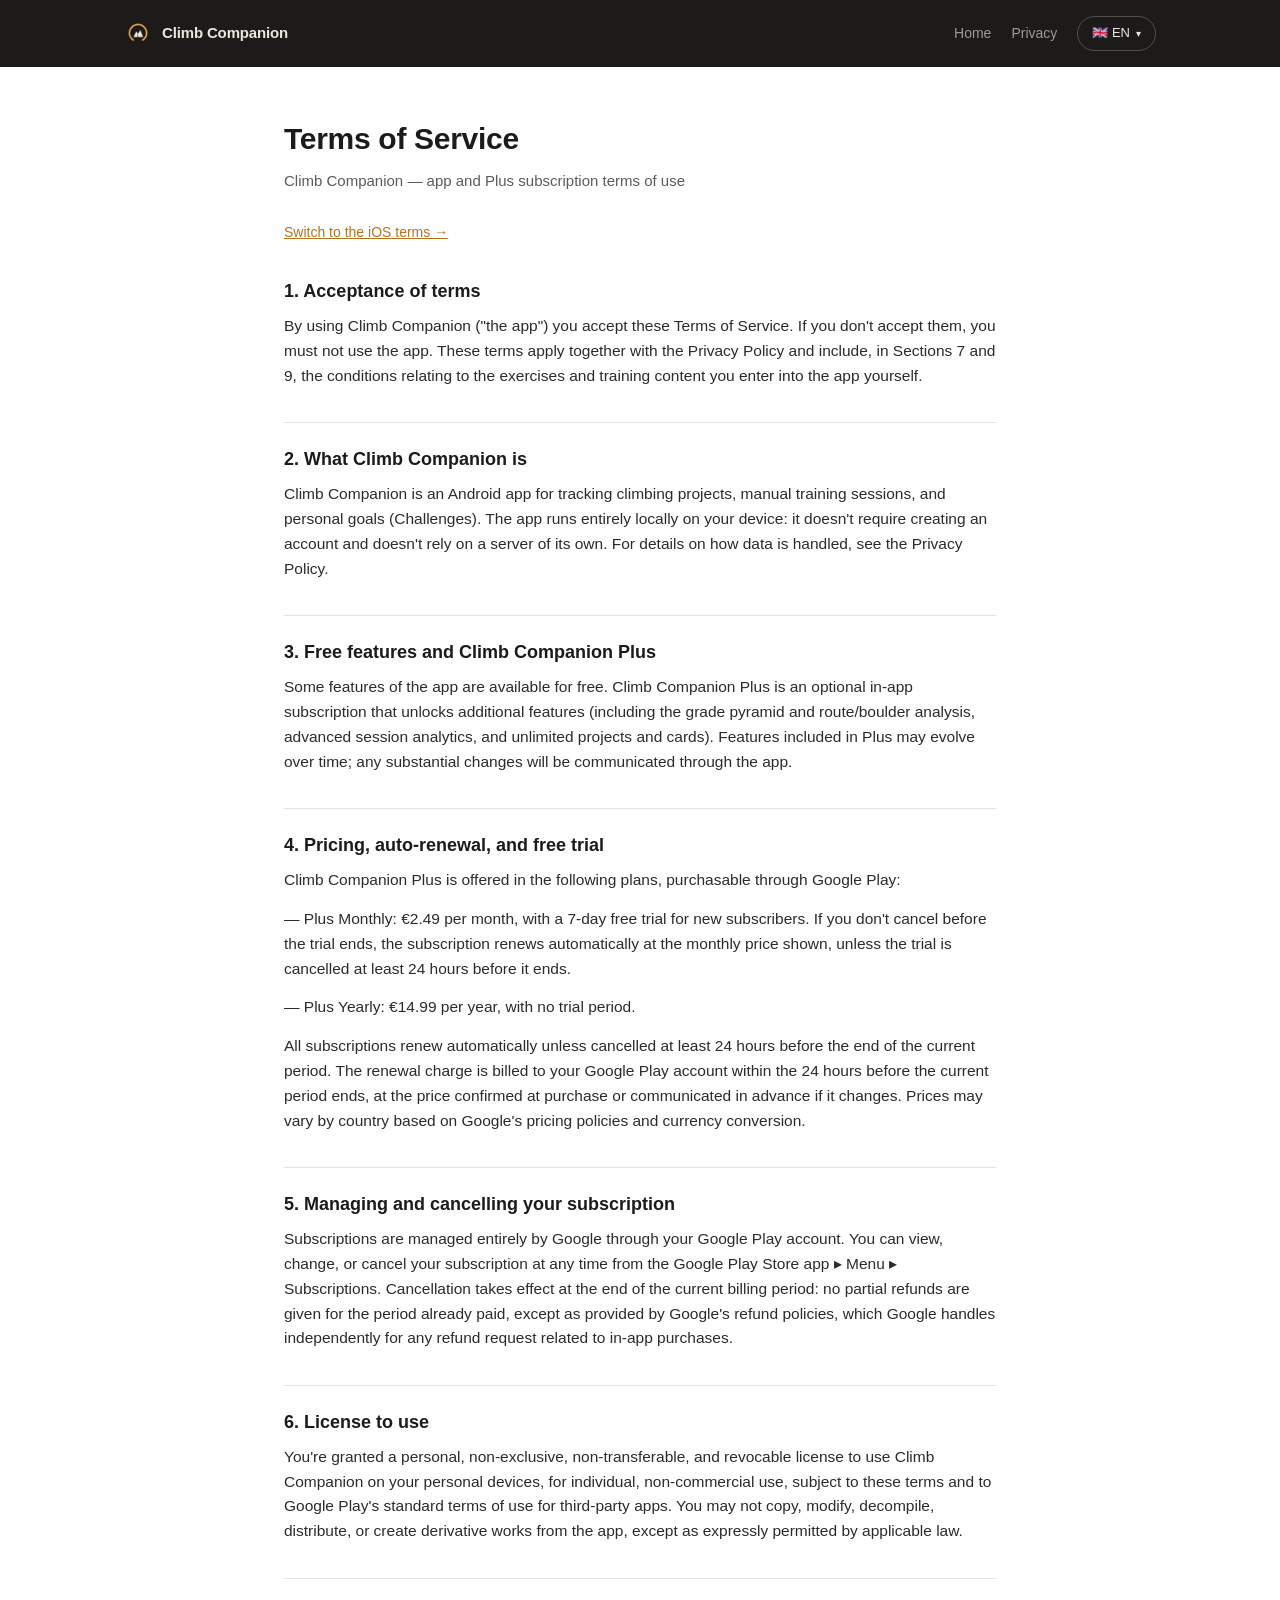
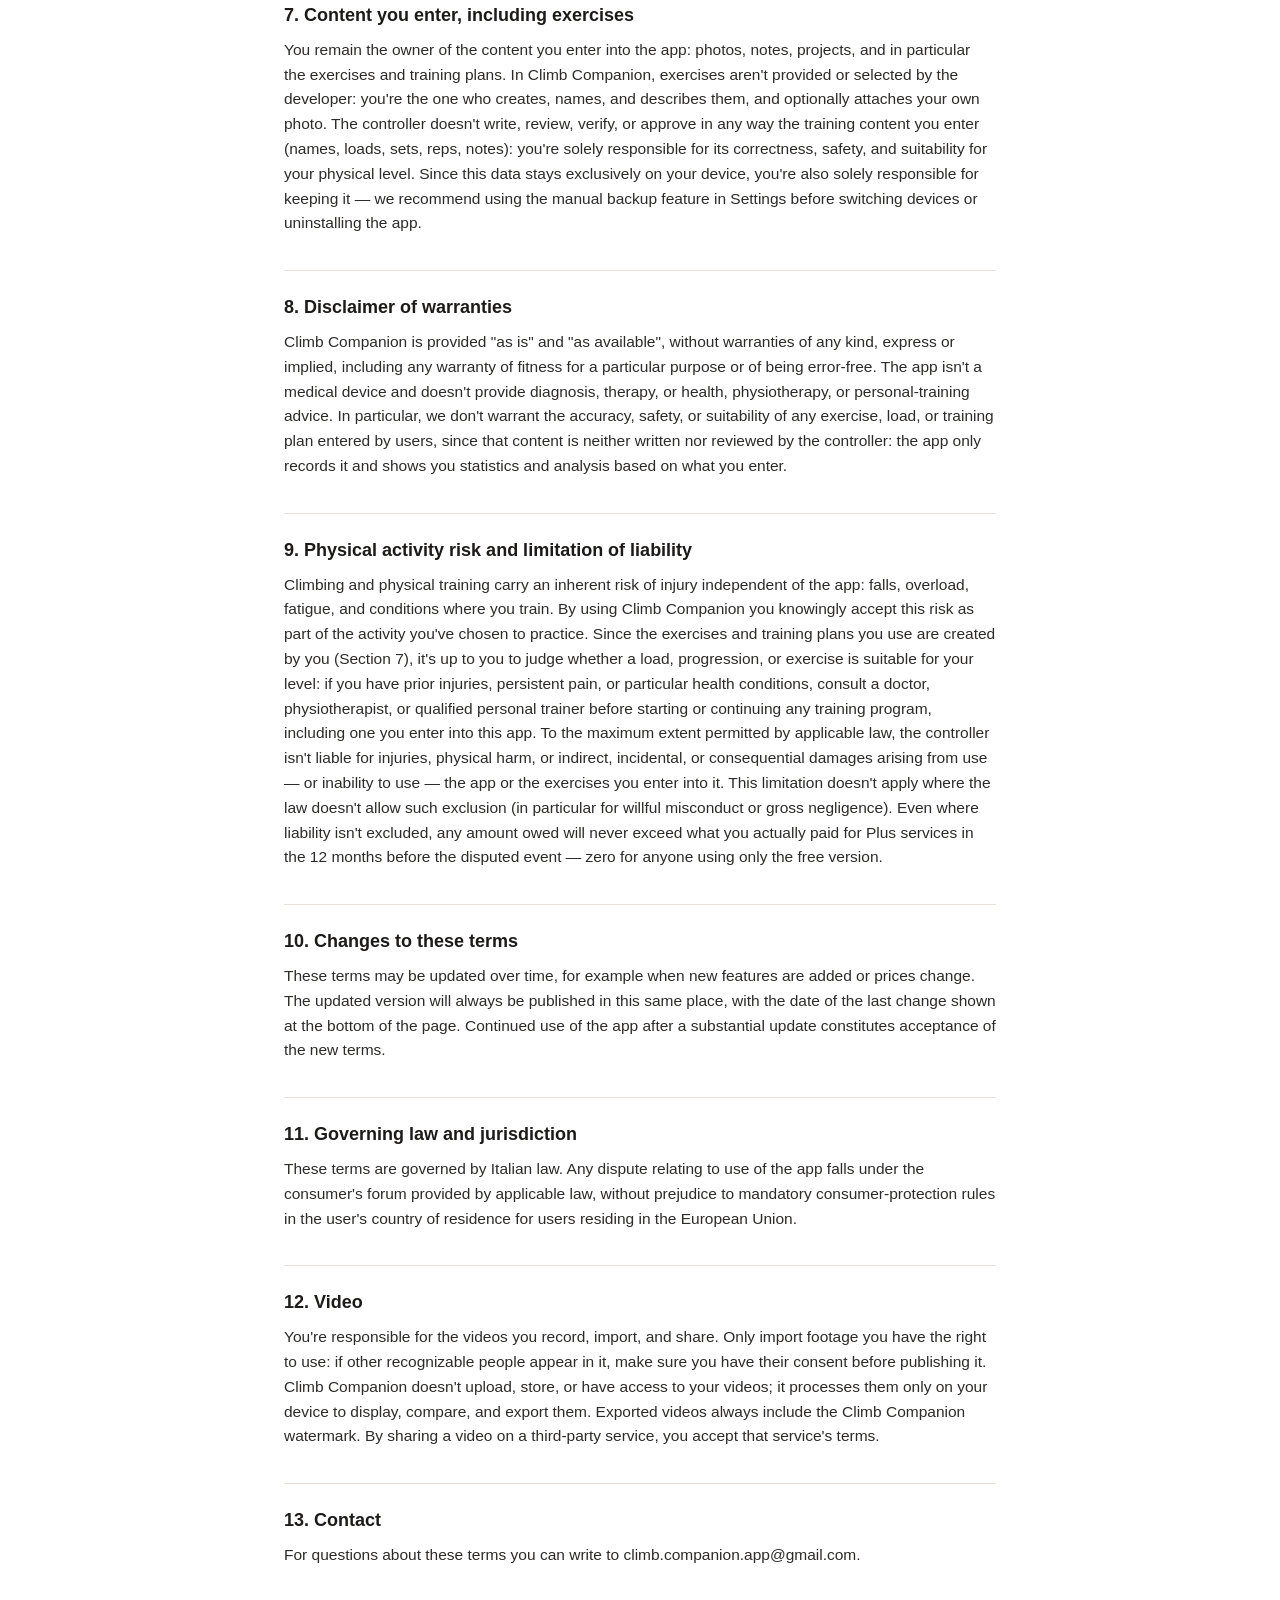
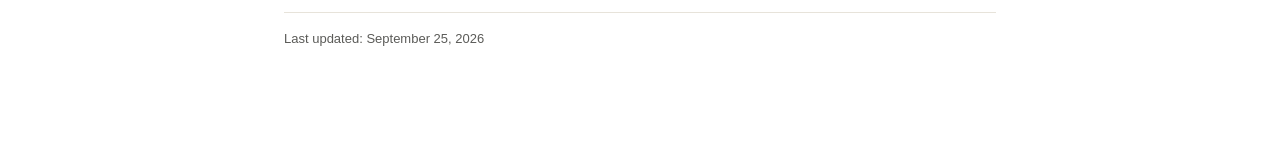
<file: terms-android-en.html>
<!DOCTYPE html>
<html lang="en">
<head>
<meta charset="UTF-8">
<meta name="viewport" content="width=device-width, initial-scale=1.0">
<title>Terms of Service — Climb Companion</title>
<link rel="icon" href="./favicon-32.png" sizes="32x32">
<link rel="apple-touch-icon" href="./apple-touch-icon.png">
<link rel="stylesheet" href="./style.css?v=3">
</head>
<body>
<header class="site-header">
  <div class="bar">
    <a class="brand" href="./index-en.html"><img src="./favicon-32.png" alt=""> Climb Companion</a>
    <nav>
      <a href="./index-en.html">Home</a>
      <a href="./privacy-android-en.html">Privacy</a>
      <details class="lang"><summary aria-label="Lingua / Language">🇬🇧 <span>EN</span></summary><div class="lang-menu"><a href="./terms-android-it.html" hreflang="it">🇮🇹 Italiano</a><a href="./terms-android-en.html" hreflang="en" class="on">🇬🇧 English</a></div></details>
    </nav>
  </div>
</header>
<div class="doc-wrap">
  <h1>Terms of Service</h1>
  <p class="subtitle">Climb Companion — app and Plus subscription terms of use</p>
  <p class="platform-link"><a href="./terms-en.html">Switch to the iOS terms →</a></p>

  <h2>1. Acceptance of terms</h2>
  <p>By using Climb Companion ("the app") you accept these Terms of Service. If you don't accept them, you must not use the app. These terms apply together with the Privacy Policy and include, in Sections 7 and 9, the conditions relating to the exercises and training content you enter into the app yourself.</p>

  <h2>2. What Climb Companion is</h2>
  <p>Climb Companion is an Android app for tracking climbing projects, manual training sessions, and personal goals (Challenges). The app runs entirely locally on your device: it doesn't require creating an account and doesn't rely on a server of its own. For details on how data is handled, see the Privacy Policy.</p>

  <h2>3. Free features and Climb Companion Plus</h2>
  <p>Some features of the app are available for free. Climb Companion Plus is an optional in-app subscription that unlocks additional features (including the grade pyramid and route/boulder analysis, advanced session analytics, and unlimited projects and cards). Features included in Plus may evolve over time; any substantial changes will be communicated through the app.</p>

  <h2>4. Pricing, auto-renewal, and free trial</h2>
  <p>Climb Companion Plus is offered in the following plans, purchasable through Google Play:</p><p>— Plus Monthly: €2.49 per month, with a 7-day free trial for new subscribers. If you don't cancel before the trial ends, the subscription renews automatically at the monthly price shown, unless the trial is cancelled at least 24 hours before it ends.</p><p>— Plus Yearly: €14.99 per year, with no trial period.</p><p>All subscriptions renew automatically unless cancelled at least 24 hours before the end of the current period. The renewal charge is billed to your Google Play account within the 24 hours before the current period ends, at the price confirmed at purchase or communicated in advance if it changes. Prices may vary by country based on Google's pricing policies and currency conversion.</p>

  <h2>5. Managing and cancelling your subscription</h2>
  <p>Subscriptions are managed entirely by Google through your Google Play account. You can view, change, or cancel your subscription at any time from the Google Play Store app ▸ Menu ▸ Subscriptions. Cancellation takes effect at the end of the current billing period: no partial refunds are given for the period already paid, except as provided by Google's refund policies, which Google handles independently for any refund request related to in-app purchases.</p>

  <h2>6. License to use</h2>
  <p>You're granted a personal, non-exclusive, non-transferable, and revocable license to use Climb Companion on your personal devices, for individual, non-commercial use, subject to these terms and to Google Play's standard terms of use for third-party apps. You may not copy, modify, decompile, distribute, or create derivative works from the app, except as expressly permitted by applicable law.</p>

  <h2>7. Content you enter, including exercises</h2>
  <p>You remain the owner of the content you enter into the app: photos, notes, projects, and in particular the exercises and training plans. In Climb Companion, exercises aren't provided or selected by the developer: you're the one who creates, names, and describes them, and optionally attaches your own photo. The controller doesn't write, review, verify, or approve in any way the training content you enter (names, loads, sets, reps, notes): you're solely responsible for its correctness, safety, and suitability for your physical level. Since this data stays exclusively on your device, you're also solely responsible for keeping it — we recommend using the manual backup feature in Settings before switching devices or uninstalling the app.</p>

  <h2>8. Disclaimer of warranties</h2>
  <p>Climb Companion is provided "as is" and "as available", without warranties of any kind, express or implied, including any warranty of fitness for a particular purpose or of being error-free. The app isn't a medical device and doesn't provide diagnosis, therapy, or health, physiotherapy, or personal-training advice. In particular, we don't warrant the accuracy, safety, or suitability of any exercise, load, or training plan entered by users, since that content is neither written nor reviewed by the controller: the app only records it and shows you statistics and analysis based on what you enter.</p>

  <h2>9. Physical activity risk and limitation of liability</h2>
  <p>Climbing and physical training carry an inherent risk of injury independent of the app: falls, overload, fatigue, and conditions where you train. By using Climb Companion you knowingly accept this risk as part of the activity you've chosen to practice. Since the exercises and training plans you use are created by you (Section 7), it's up to you to judge whether a load, progression, or exercise is suitable for your level: if you have prior injuries, persistent pain, or particular health conditions, consult a doctor, physiotherapist, or qualified personal trainer before starting or continuing any training program, including one you enter into this app. To the maximum extent permitted by applicable law, the controller isn't liable for injuries, physical harm, or indirect, incidental, or consequential damages arising from use — or inability to use — the app or the exercises you enter into it. This limitation doesn't apply where the law doesn't allow such exclusion (in particular for willful misconduct or gross negligence). Even where liability isn't excluded, any amount owed will never exceed what you actually paid for Plus services in the 12 months before the disputed event — zero for anyone using only the free version.</p>

  <h2>10. Changes to these terms</h2>
  <p>These terms may be updated over time, for example when new features are added or prices change. The updated version will always be published in this same place, with the date of the last change shown at the bottom of the page. Continued use of the app after a substantial update constitutes acceptance of the new terms.</p>

  <h2>11. Governing law and jurisdiction</h2>
  <p>These terms are governed by Italian law. Any dispute relating to use of the app falls under the consumer's forum provided by applicable law, without prejudice to mandatory consumer-protection rules in the user's country of residence for users residing in the European Union.</p>

  <h2>12. Video</h2>
  <p>You're responsible for the videos you record, import, and share. Only import footage you have the right to use: if other recognizable people appear in it, make sure you have their consent before publishing it. Climb Companion doesn't upload, store, or have access to your videos; it processes them only on your device to display, compare, and export them. Exported videos always include the Climb Companion watermark. By sharing a video on a third-party service, you accept that service's terms.</p>

  <h2>13. Contact</h2>
  <p>For questions about these terms you can write to climb.companion.app@gmail.com.</p>

  <p class="updated">Last updated: September 25, 2026</p>
</div>
<script>
document.addEventListener('click',function(e){document.querySelectorAll('details.lang[open]').forEach(function(d){if(!d.contains(e.target))d.removeAttribute('open');});});
document.addEventListener('keydown',function(e){if(e.key==='Escape')document.querySelectorAll('details.lang[open]').forEach(function(d){d.removeAttribute('open');});});
</script>
</body>
</html>
</file>
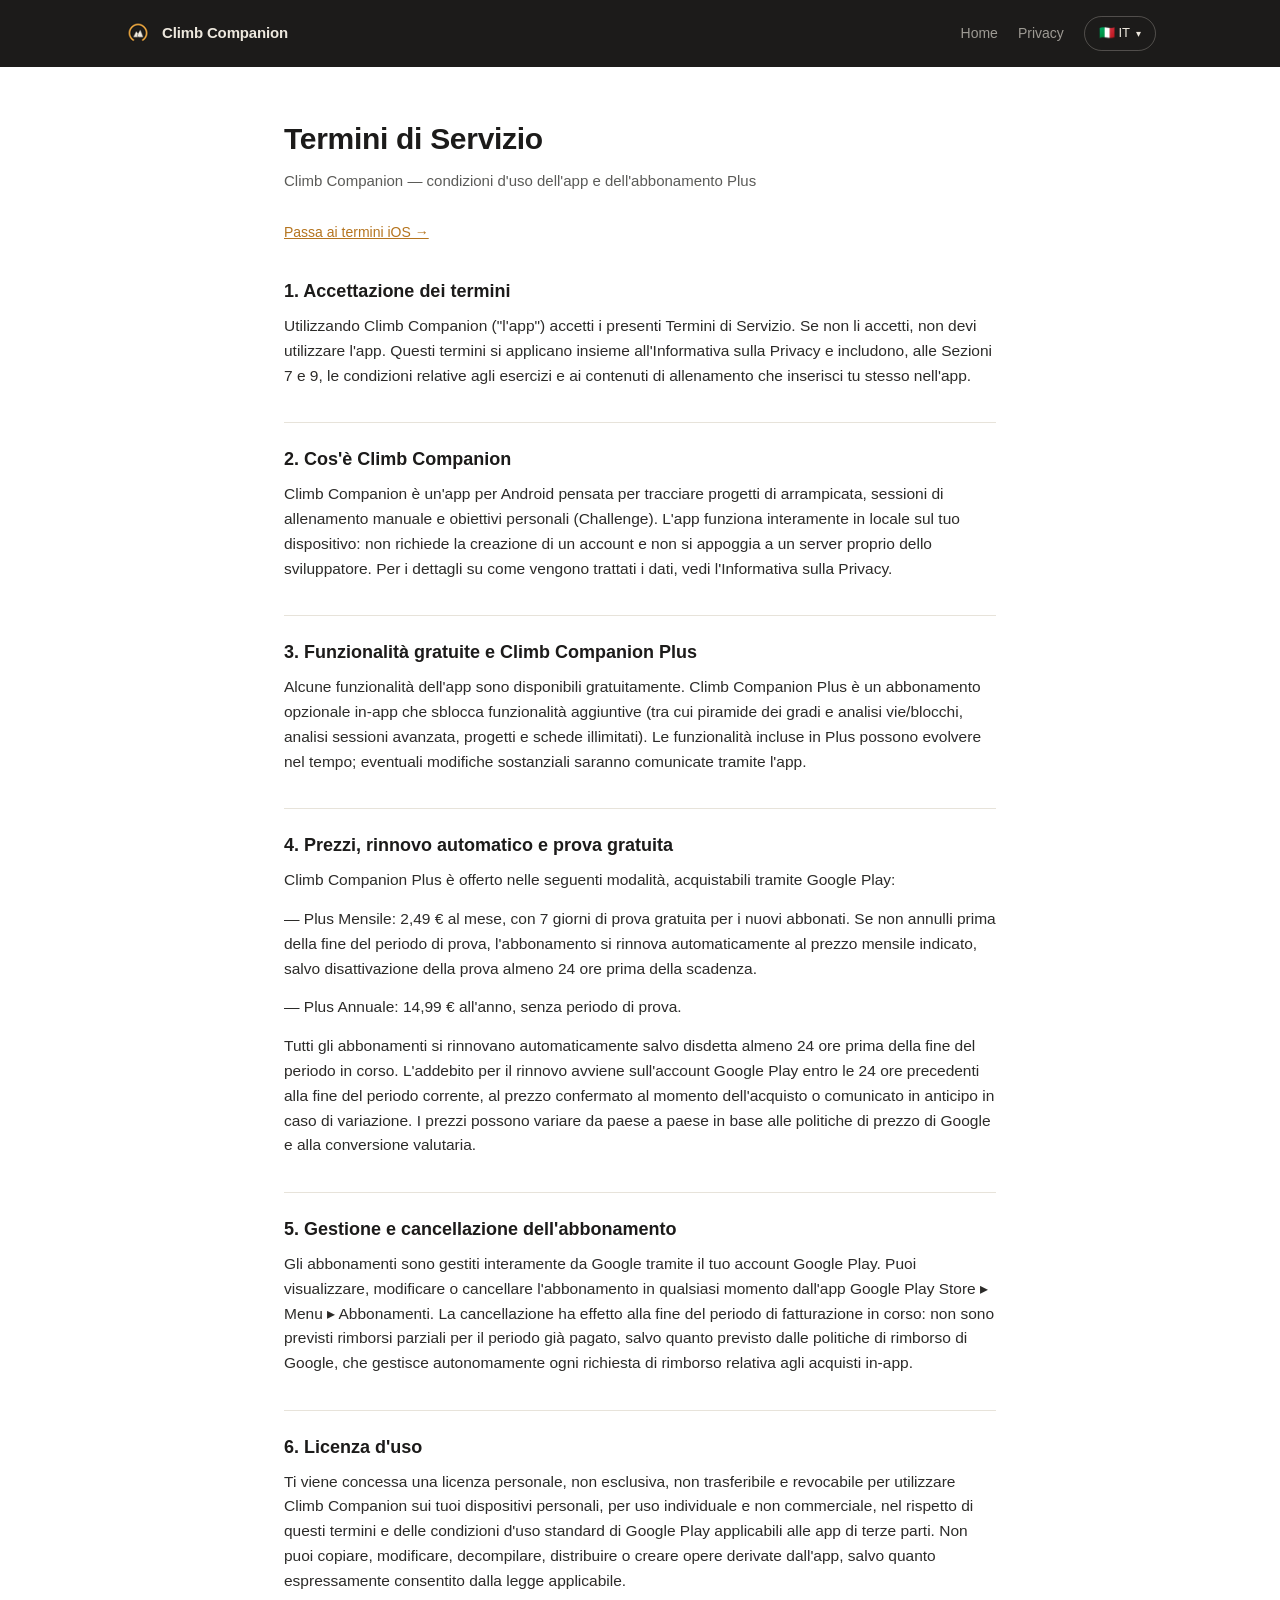
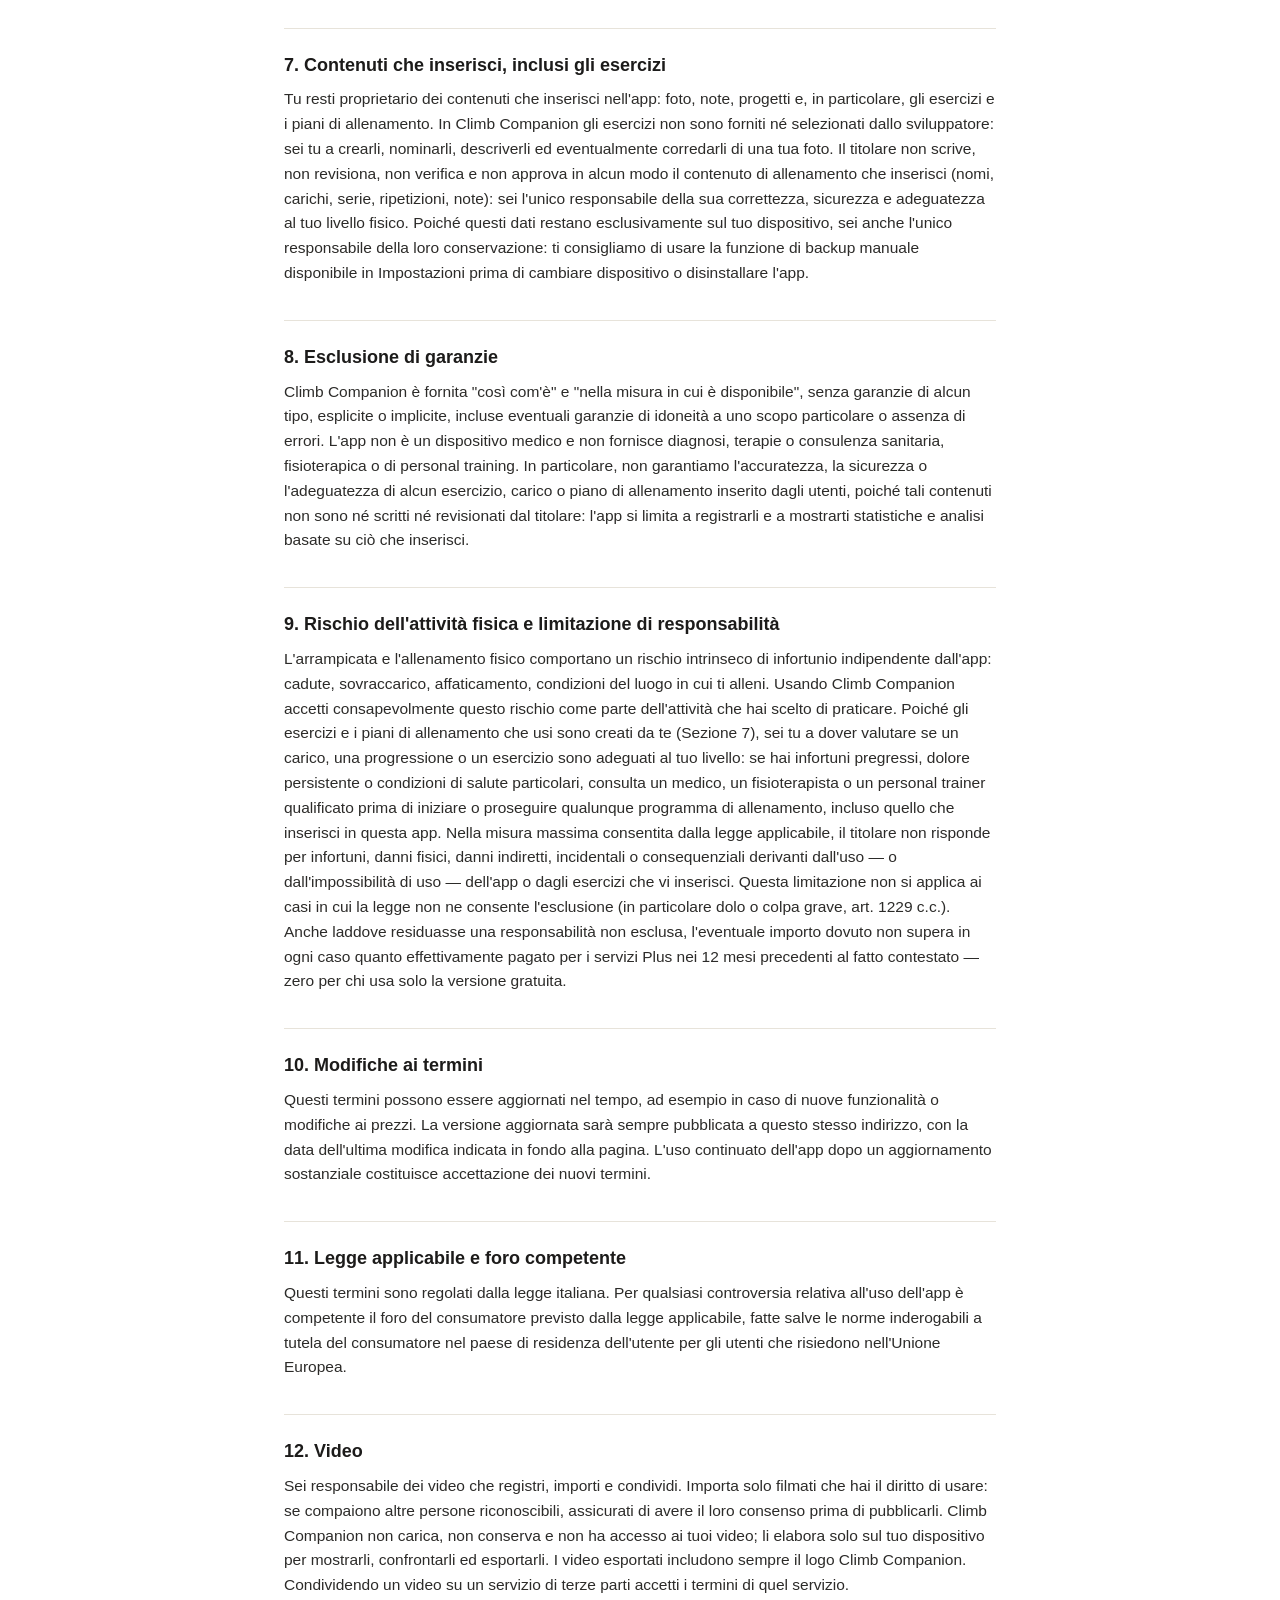
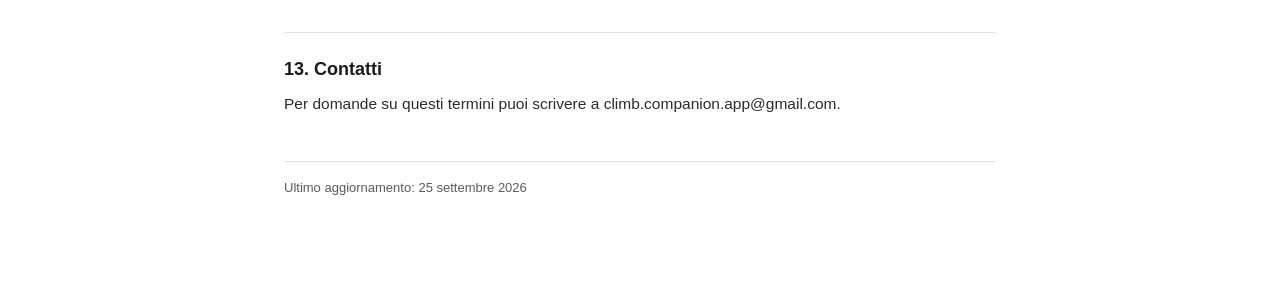
<file: terms-android-it.html>
<!DOCTYPE html>
<html lang="it">
<head>
<meta charset="UTF-8">
<meta name="viewport" content="width=device-width, initial-scale=1.0">
<title>Termini di Servizio — Climb Companion</title>
<link rel="icon" href="./favicon-32.png" sizes="32x32">
<link rel="apple-touch-icon" href="./apple-touch-icon.png">
<link rel="stylesheet" href="./style.css?v=3">
</head>
<body>
<header class="site-header">
  <div class="bar">
    <a class="brand" href="./index.html"><img src="./favicon-32.png" alt=""> Climb Companion</a>
    <nav>
      <a href="./index.html">Home</a>
      <a href="./privacy-android-it.html">Privacy</a>
      <details class="lang"><summary aria-label="Lingua / Language">🇮🇹 <span>IT</span></summary><div class="lang-menu"><a href="./terms-android-it.html" hreflang="it" class="on">🇮🇹 Italiano</a><a href="./terms-android-en.html" hreflang="en">🇬🇧 English</a></div></details>
    </nav>
  </div>
</header>
<div class="doc-wrap">
  <h1>Termini di Servizio</h1>
  <p class="subtitle">Climb Companion — condizioni d'uso dell'app e dell'abbonamento Plus</p>
  <p class="platform-link"><a href="./terms-it.html">Passa ai termini iOS →</a></p>

  <h2>1. Accettazione dei termini</h2>
  <p>Utilizzando Climb Companion ("l'app") accetti i presenti Termini di Servizio. Se non li accetti, non devi utilizzare l'app. Questi termini si applicano insieme all'Informativa sulla Privacy e includono, alle Sezioni 7 e 9, le condizioni relative agli esercizi e ai contenuti di allenamento che inserisci tu stesso nell'app.</p>

  <h2>2. Cos'è Climb Companion</h2>
  <p>Climb Companion è un'app per Android pensata per tracciare progetti di arrampicata, sessioni di allenamento manuale e obiettivi personali (Challenge). L'app funziona interamente in locale sul tuo dispositivo: non richiede la creazione di un account e non si appoggia a un server proprio dello sviluppatore. Per i dettagli su come vengono trattati i dati, vedi l'Informativa sulla Privacy.</p>

  <h2>3. Funzionalità gratuite e Climb Companion Plus</h2>
  <p>Alcune funzionalità dell'app sono disponibili gratuitamente. Climb Companion Plus è un abbonamento opzionale in-app che sblocca funzionalità aggiuntive (tra cui piramide dei gradi e analisi vie/blocchi, analisi sessioni avanzata, progetti e schede illimitati). Le funzionalità incluse in Plus possono evolvere nel tempo; eventuali modifiche sostanziali saranno comunicate tramite l'app.</p>

  <h2>4. Prezzi, rinnovo automatico e prova gratuita</h2>
  <p>Climb Companion Plus è offerto nelle seguenti modalità, acquistabili tramite Google Play:</p><p>— Plus Mensile: 2,49 € al mese, con 7 giorni di prova gratuita per i nuovi abbonati. Se non annulli prima della fine del periodo di prova, l'abbonamento si rinnova automaticamente al prezzo mensile indicato, salvo disattivazione della prova almeno 24 ore prima della scadenza.</p><p>— Plus Annuale: 14,99 € all'anno, senza periodo di prova.</p><p>Tutti gli abbonamenti si rinnovano automaticamente salvo disdetta almeno 24 ore prima della fine del periodo in corso. L'addebito per il rinnovo avviene sull'account Google Play entro le 24 ore precedenti alla fine del periodo corrente, al prezzo confermato al momento dell'acquisto o comunicato in anticipo in caso di variazione. I prezzi possono variare da paese a paese in base alle politiche di prezzo di Google e alla conversione valutaria.</p>

  <h2>5. Gestione e cancellazione dell'abbonamento</h2>
  <p>Gli abbonamenti sono gestiti interamente da Google tramite il tuo account Google Play. Puoi visualizzare, modificare o cancellare l'abbonamento in qualsiasi momento dall'app Google Play Store ▸ Menu ▸ Abbonamenti. La cancellazione ha effetto alla fine del periodo di fatturazione in corso: non sono previsti rimborsi parziali per il periodo già pagato, salvo quanto previsto dalle politiche di rimborso di Google, che gestisce autonomamente ogni richiesta di rimborso relativa agli acquisti in-app.</p>

  <h2>6. Licenza d'uso</h2>
  <p>Ti viene concessa una licenza personale, non esclusiva, non trasferibile e revocabile per utilizzare Climb Companion sui tuoi dispositivi personali, per uso individuale e non commerciale, nel rispetto di questi termini e delle condizioni d'uso standard di Google Play applicabili alle app di terze parti. Non puoi copiare, modificare, decompilare, distribuire o creare opere derivate dall'app, salvo quanto espressamente consentito dalla legge applicabile.</p>

  <h2>7. Contenuti che inserisci, inclusi gli esercizi</h2>
  <p>Tu resti proprietario dei contenuti che inserisci nell'app: foto, note, progetti e, in particolare, gli esercizi e i piani di allenamento. In Climb Companion gli esercizi non sono forniti né selezionati dallo sviluppatore: sei tu a crearli, nominarli, descriverli ed eventualmente corredarli di una tua foto. Il titolare non scrive, non revisiona, non verifica e non approva in alcun modo il contenuto di allenamento che inserisci (nomi, carichi, serie, ripetizioni, note): sei l'unico responsabile della sua correttezza, sicurezza e adeguatezza al tuo livello fisico. Poiché questi dati restano esclusivamente sul tuo dispositivo, sei anche l'unico responsabile della loro conservazione: ti consigliamo di usare la funzione di backup manuale disponibile in Impostazioni prima di cambiare dispositivo o disinstallare l'app.</p>

  <h2>8. Esclusione di garanzie</h2>
  <p>Climb Companion è fornita "così com'è" e "nella misura in cui è disponibile", senza garanzie di alcun tipo, esplicite o implicite, incluse eventuali garanzie di idoneità a uno scopo particolare o assenza di errori. L'app non è un dispositivo medico e non fornisce diagnosi, terapie o consulenza sanitaria, fisioterapica o di personal training. In particolare, non garantiamo l'accuratezza, la sicurezza o l'adeguatezza di alcun esercizio, carico o piano di allenamento inserito dagli utenti, poiché tali contenuti non sono né scritti né revisionati dal titolare: l'app si limita a registrarli e a mostrarti statistiche e analisi basate su ciò che inserisci.</p>

  <h2>9. Rischio dell'attività fisica e limitazione di responsabilità</h2>
  <p>L'arrampicata e l'allenamento fisico comportano un rischio intrinseco di infortunio indipendente dall'app: cadute, sovraccarico, affaticamento, condizioni del luogo in cui ti alleni. Usando Climb Companion accetti consapevolmente questo rischio come parte dell'attività che hai scelto di praticare. Poiché gli esercizi e i piani di allenamento che usi sono creati da te (Sezione 7), sei tu a dover valutare se un carico, una progressione o un esercizio sono adeguati al tuo livello: se hai infortuni pregressi, dolore persistente o condizioni di salute particolari, consulta un medico, un fisioterapista o un personal trainer qualificato prima di iniziare o proseguire qualunque programma di allenamento, incluso quello che inserisci in questa app. Nella misura massima consentita dalla legge applicabile, il titolare non risponde per infortuni, danni fisici, danni indiretti, incidentali o consequenziali derivanti dall'uso — o dall'impossibilità di uso — dell'app o dagli esercizi che vi inserisci. Questa limitazione non si applica ai casi in cui la legge non ne consente l'esclusione (in particolare dolo o colpa grave, art. 1229 c.c.). Anche laddove residuasse una responsabilità non esclusa, l'eventuale importo dovuto non supera in ogni caso quanto effettivamente pagato per i servizi Plus nei 12 mesi precedenti al fatto contestato — zero per chi usa solo la versione gratuita.</p>

  <h2>10. Modifiche ai termini</h2>
  <p>Questi termini possono essere aggiornati nel tempo, ad esempio in caso di nuove funzionalità o modifiche ai prezzi. La versione aggiornata sarà sempre pubblicata a questo stesso indirizzo, con la data dell'ultima modifica indicata in fondo alla pagina. L'uso continuato dell'app dopo un aggiornamento sostanziale costituisce accettazione dei nuovi termini.</p>

  <h2>11. Legge applicabile e foro competente</h2>
  <p>Questi termini sono regolati dalla legge italiana. Per qualsiasi controversia relativa all'uso dell'app è competente il foro del consumatore previsto dalla legge applicabile, fatte salve le norme inderogabili a tutela del consumatore nel paese di residenza dell'utente per gli utenti che risiedono nell'Unione Europea.</p>

  <h2>12. Video</h2>
  <p>Sei responsabile dei video che registri, importi e condividi. Importa solo filmati che hai il diritto di usare: se compaiono altre persone riconoscibili, assicurati di avere il loro consenso prima di pubblicarli. Climb Companion non carica, non conserva e non ha accesso ai tuoi video; li elabora solo sul tuo dispositivo per mostrarli, confrontarli ed esportarli. I video esportati includono sempre il logo Climb Companion. Condividendo un video su un servizio di terze parti accetti i termini di quel servizio.</p>

  <h2>13. Contatti</h2>
  <p>Per domande su questi termini puoi scrivere a climb.companion.app@gmail.com.</p>

  <p class="updated">Ultimo aggiornamento: 25 settembre 2026</p>
</div>
<script>
document.addEventListener('click',function(e){document.querySelectorAll('details.lang[open]').forEach(function(d){if(!d.contains(e.target))d.removeAttribute('open');});});
document.addEventListener('keydown',function(e){if(e.key==='Escape')document.querySelectorAll('details.lang[open]').forEach(function(d){d.removeAttribute('open');});});
</script>
</body>
</html>
</file>
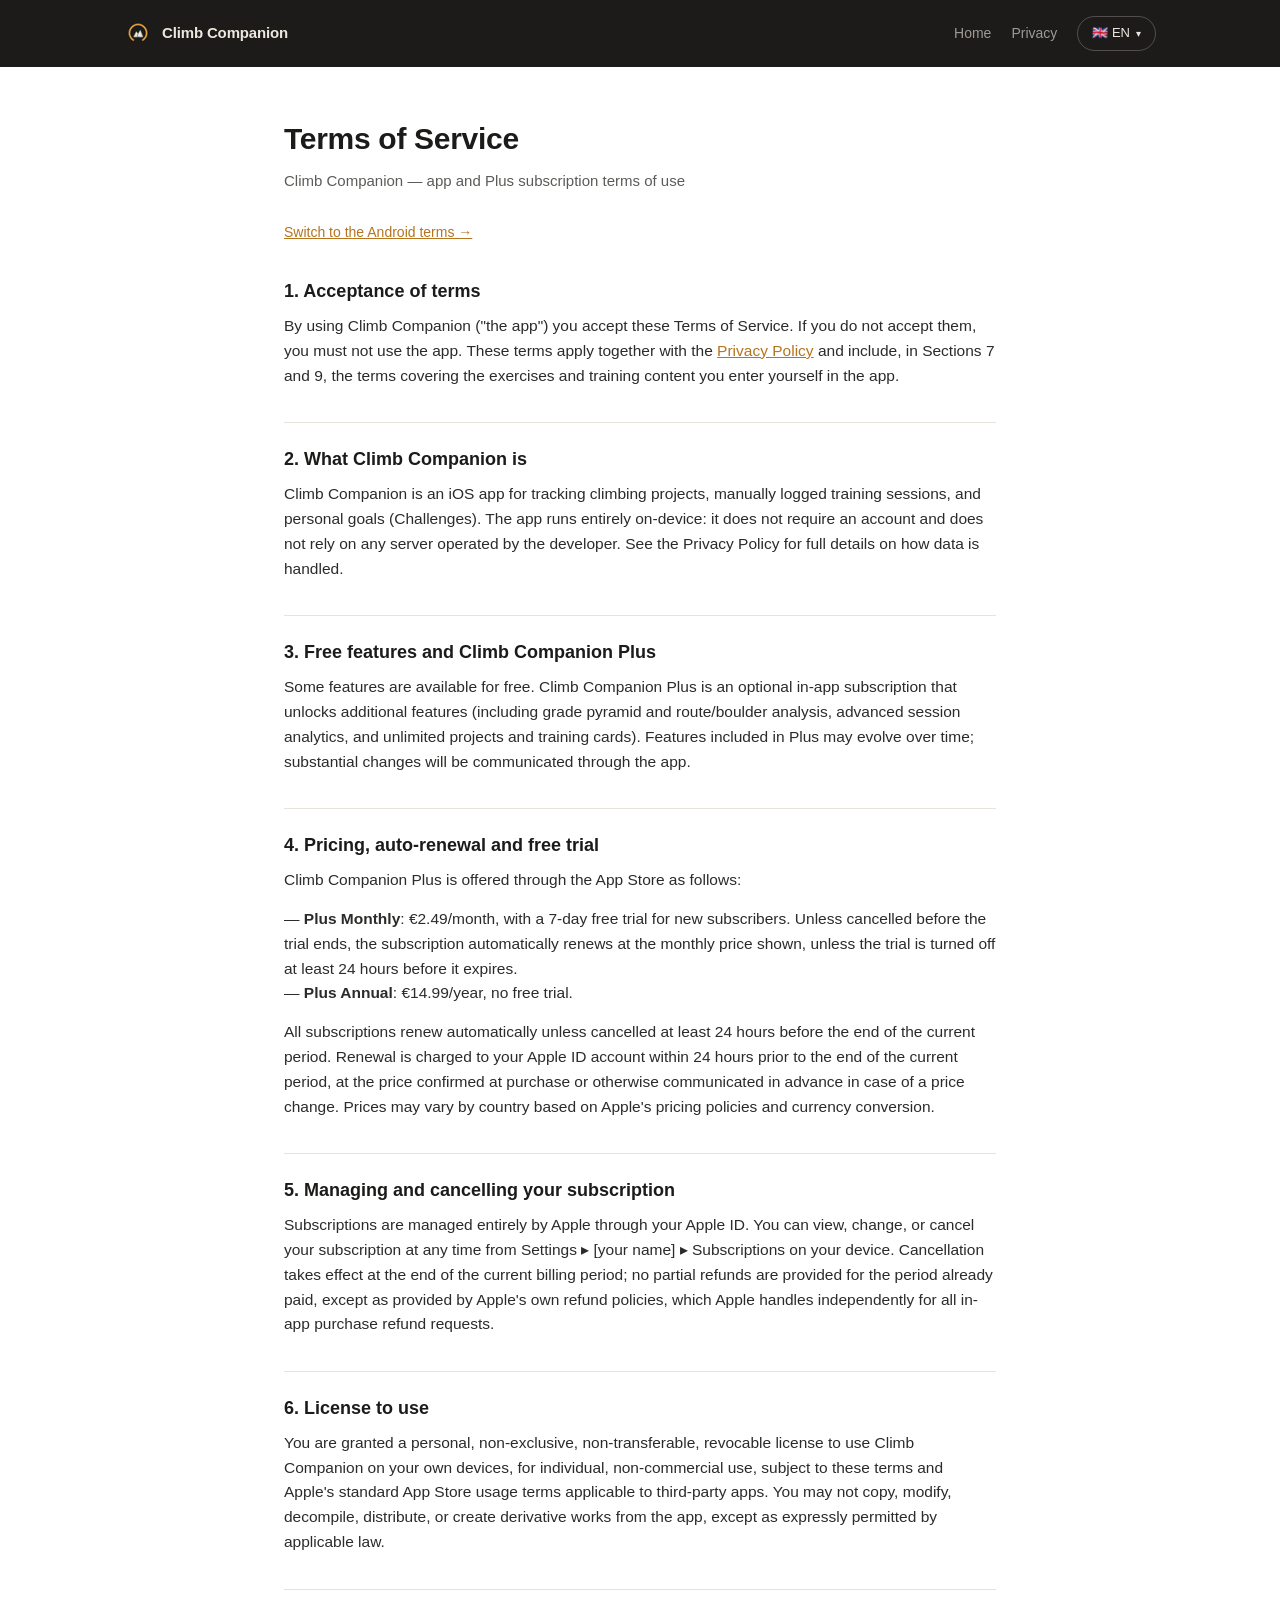
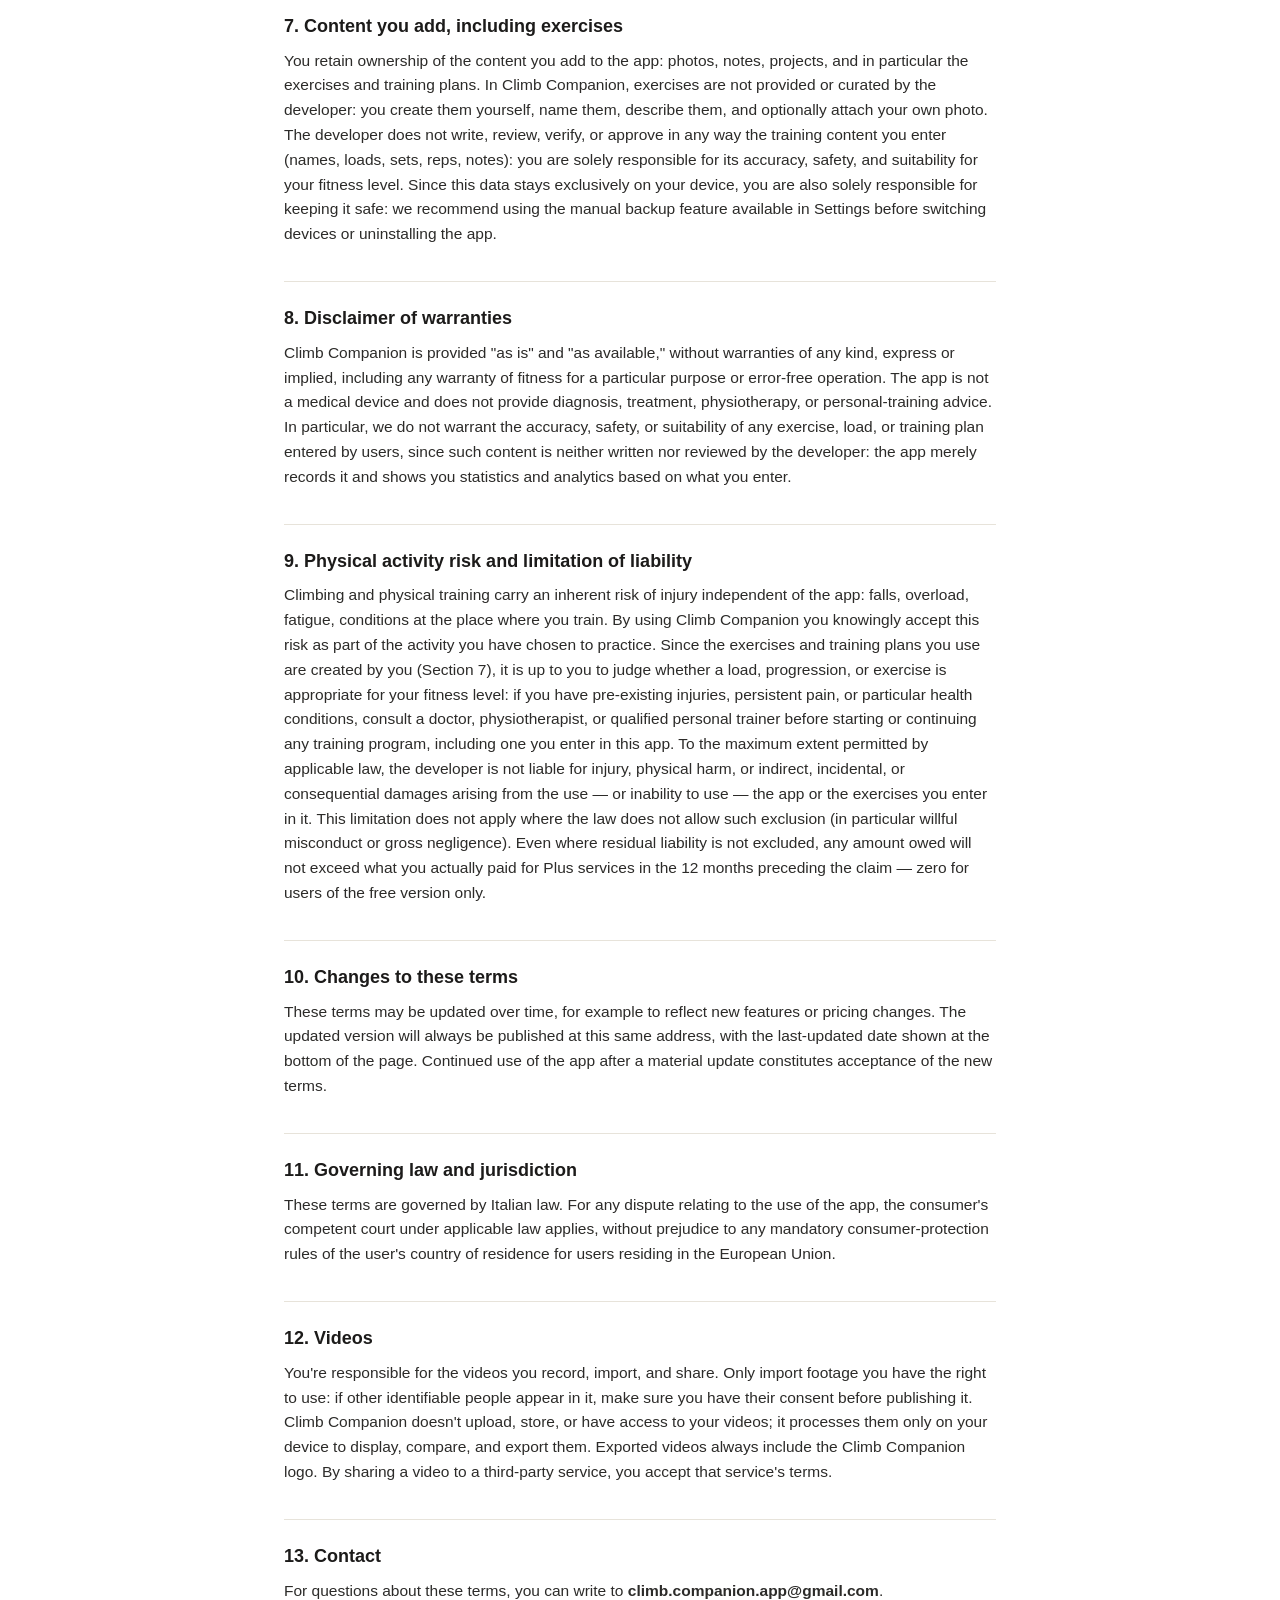
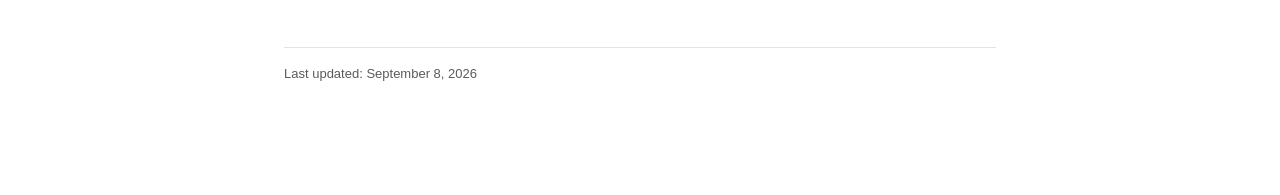
<file: terms-en.html>
<!DOCTYPE html>
<html lang="en">
<head>
<meta charset="UTF-8">
<meta name="viewport" content="width=device-width, initial-scale=1.0">
<title>Terms of Service — Climb Companion</title>
<link rel="icon" href="./favicon-32.png" sizes="32x32">
<link rel="apple-touch-icon" href="./apple-touch-icon.png">
<link rel="stylesheet" href="./style.css?v=3">
</head>
<body>
<header class="site-header">
  <div class="bar">
    <a class="brand" href="./index-en.html"><img src="./favicon-32.png" alt=""> Climb Companion</a>
    <nav>
      <a href="./index-en.html">Home</a>
      <a href="./privacy-en.html">Privacy</a>
      <details class="lang"><summary aria-label="Lingua / Language">🇬🇧 <span>EN</span></summary><div class="lang-menu"><a href="./terms-it.html" hreflang="it">🇮🇹 Italiano</a><a href="./terms-en.html" hreflang="en" class="on">🇬🇧 English</a></div></details>
    </nav>
  </div>
</header>
<div class="doc-wrap">
  <h1>Terms of Service</h1>
  <p class="subtitle">Climb Companion — app and Plus subscription terms of use</p>
  <p class="platform-link"><a href="./terms-android-en.html">Switch to the Android terms →</a></p>

  <h2>1. Acceptance of terms</h2>
  <p>By using Climb Companion ("the app") you accept these Terms of Service. If you do not accept them, you must not use the app. These terms apply together with the <a href="./privacy-en.html">Privacy Policy</a> and include, in Sections 7 and 9, the terms covering the exercises and training content you enter yourself in the app.</p>

  <h2>2. What Climb Companion is</h2>
  <p>Climb Companion is an iOS app for tracking climbing projects, manually logged training sessions, and personal goals (Challenges). The app runs entirely on-device: it does not require an account and does not rely on any server operated by the developer. See the Privacy Policy for full details on how data is handled.</p>

  <h2>3. Free features and Climb Companion Plus</h2>
  <p>Some features are available for free. Climb Companion Plus is an optional in-app subscription that unlocks additional features (including grade pyramid and route/boulder analysis, advanced session analytics, and unlimited projects and training cards). Features included in Plus may evolve over time; substantial changes will be communicated through the app.</p>

  <h2>4. Pricing, auto-renewal and free trial</h2>
  <p>Climb Companion Plus is offered through the App Store as follows:</p>
  <p>— <strong>Plus Monthly</strong>: €2.49/month, with a 7-day free trial for new subscribers. Unless cancelled before the trial ends, the subscription automatically renews at the monthly price shown, unless the trial is turned off at least 24 hours before it expires.<br>
  — <strong>Plus Annual</strong>: €14.99/year, no free trial.</p>
  <p>All subscriptions renew automatically unless cancelled at least 24 hours before the end of the current period. Renewal is charged to your Apple ID account within 24 hours prior to the end of the current period, at the price confirmed at purchase or otherwise communicated in advance in case of a price change. Prices may vary by country based on Apple's pricing policies and currency conversion.</p>

  <h2>5. Managing and cancelling your subscription</h2>
  <p>Subscriptions are managed entirely by Apple through your Apple ID. You can view, change, or cancel your subscription at any time from Settings ▸ [your name] ▸ Subscriptions on your device. Cancellation takes effect at the end of the current billing period; no partial refunds are provided for the period already paid, except as provided by Apple's own refund policies, which Apple handles independently for all in-app purchase refund requests.</p>

  <h2>6. License to use</h2>
  <p>You are granted a personal, non-exclusive, non-transferable, revocable license to use Climb Companion on your own devices, for individual, non-commercial use, subject to these terms and Apple's standard App Store usage terms applicable to third-party apps. You may not copy, modify, decompile, distribute, or create derivative works from the app, except as expressly permitted by applicable law.</p>

  <h2>7. Content you add, including exercises</h2>
  <p>You retain ownership of the content you add to the app: photos, notes, projects, and in particular the exercises and training plans. In Climb Companion, exercises are not provided or curated by the developer: you create them yourself, name them, describe them, and optionally attach your own photo. The developer does not write, review, verify, or approve in any way the training content you enter (names, loads, sets, reps, notes): you are solely responsible for its accuracy, safety, and suitability for your fitness level. Since this data stays exclusively on your device, you are also solely responsible for keeping it safe: we recommend using the manual backup feature available in Settings before switching devices or uninstalling the app.</p>

  <h2>8. Disclaimer of warranties</h2>
  <p>Climb Companion is provided "as is" and "as available," without warranties of any kind, express or implied, including any warranty of fitness for a particular purpose or error-free operation. The app is not a medical device and does not provide diagnosis, treatment, physiotherapy, or personal-training advice. In particular, we do not warrant the accuracy, safety, or suitability of any exercise, load, or training plan entered by users, since such content is neither written nor reviewed by the developer: the app merely records it and shows you statistics and analytics based on what you enter.</p>

  <h2>9. Physical activity risk and limitation of liability</h2>
  <p>Climbing and physical training carry an inherent risk of injury independent of the app: falls, overload, fatigue, conditions at the place where you train. By using Climb Companion you knowingly accept this risk as part of the activity you have chosen to practice. Since the exercises and training plans you use are created by you (Section 7), it is up to you to judge whether a load, progression, or exercise is appropriate for your fitness level: if you have pre-existing injuries, persistent pain, or particular health conditions, consult a doctor, physiotherapist, or qualified personal trainer before starting or continuing any training program, including one you enter in this app. To the maximum extent permitted by applicable law, the developer is not liable for injury, physical harm, or indirect, incidental, or consequential damages arising from the use — or inability to use — the app or the exercises you enter in it. This limitation does not apply where the law does not allow such exclusion (in particular willful misconduct or gross negligence). Even where residual liability is not excluded, any amount owed will not exceed what you actually paid for Plus services in the 12 months preceding the claim — zero for users of the free version only.</p>

  <h2>10. Changes to these terms</h2>
  <p>These terms may be updated over time, for example to reflect new features or pricing changes. The updated version will always be published at this same address, with the last-updated date shown at the bottom of the page. Continued use of the app after a material update constitutes acceptance of the new terms.</p>

  <h2>11. Governing law and jurisdiction</h2>
  <p>These terms are governed by Italian law. For any dispute relating to the use of the app, the consumer's competent court under applicable law applies, without prejudice to any mandatory consumer-protection rules of the user's country of residence for users residing in the European Union.</p>

  <h2>12. Videos</h2>
  <p>You're responsible for the videos you record, import, and share. Only import footage you have the right to use: if other identifiable people appear in it, make sure you have their consent before publishing it. Climb Companion doesn't upload, store, or have access to your videos; it processes them only on your device to display, compare, and export them. Exported videos always include the Climb Companion logo. By sharing a video to a third-party service, you accept that service's terms.</p>

  <h2>13. Contact</h2>
  <p>For questions about these terms, you can write to <strong>climb.companion.app@gmail.com</strong>.</p>

  <p class="updated">Last updated: September 8, 2026</p>
</div>
<script>
document.addEventListener('click',function(e){document.querySelectorAll('details.lang[open]').forEach(function(d){if(!d.contains(e.target))d.removeAttribute('open');});});
document.addEventListener('keydown',function(e){if(e.key==='Escape')document.querySelectorAll('details.lang[open]').forEach(function(d){d.removeAttribute('open');});});
</script>
</body>
</html>
</file>
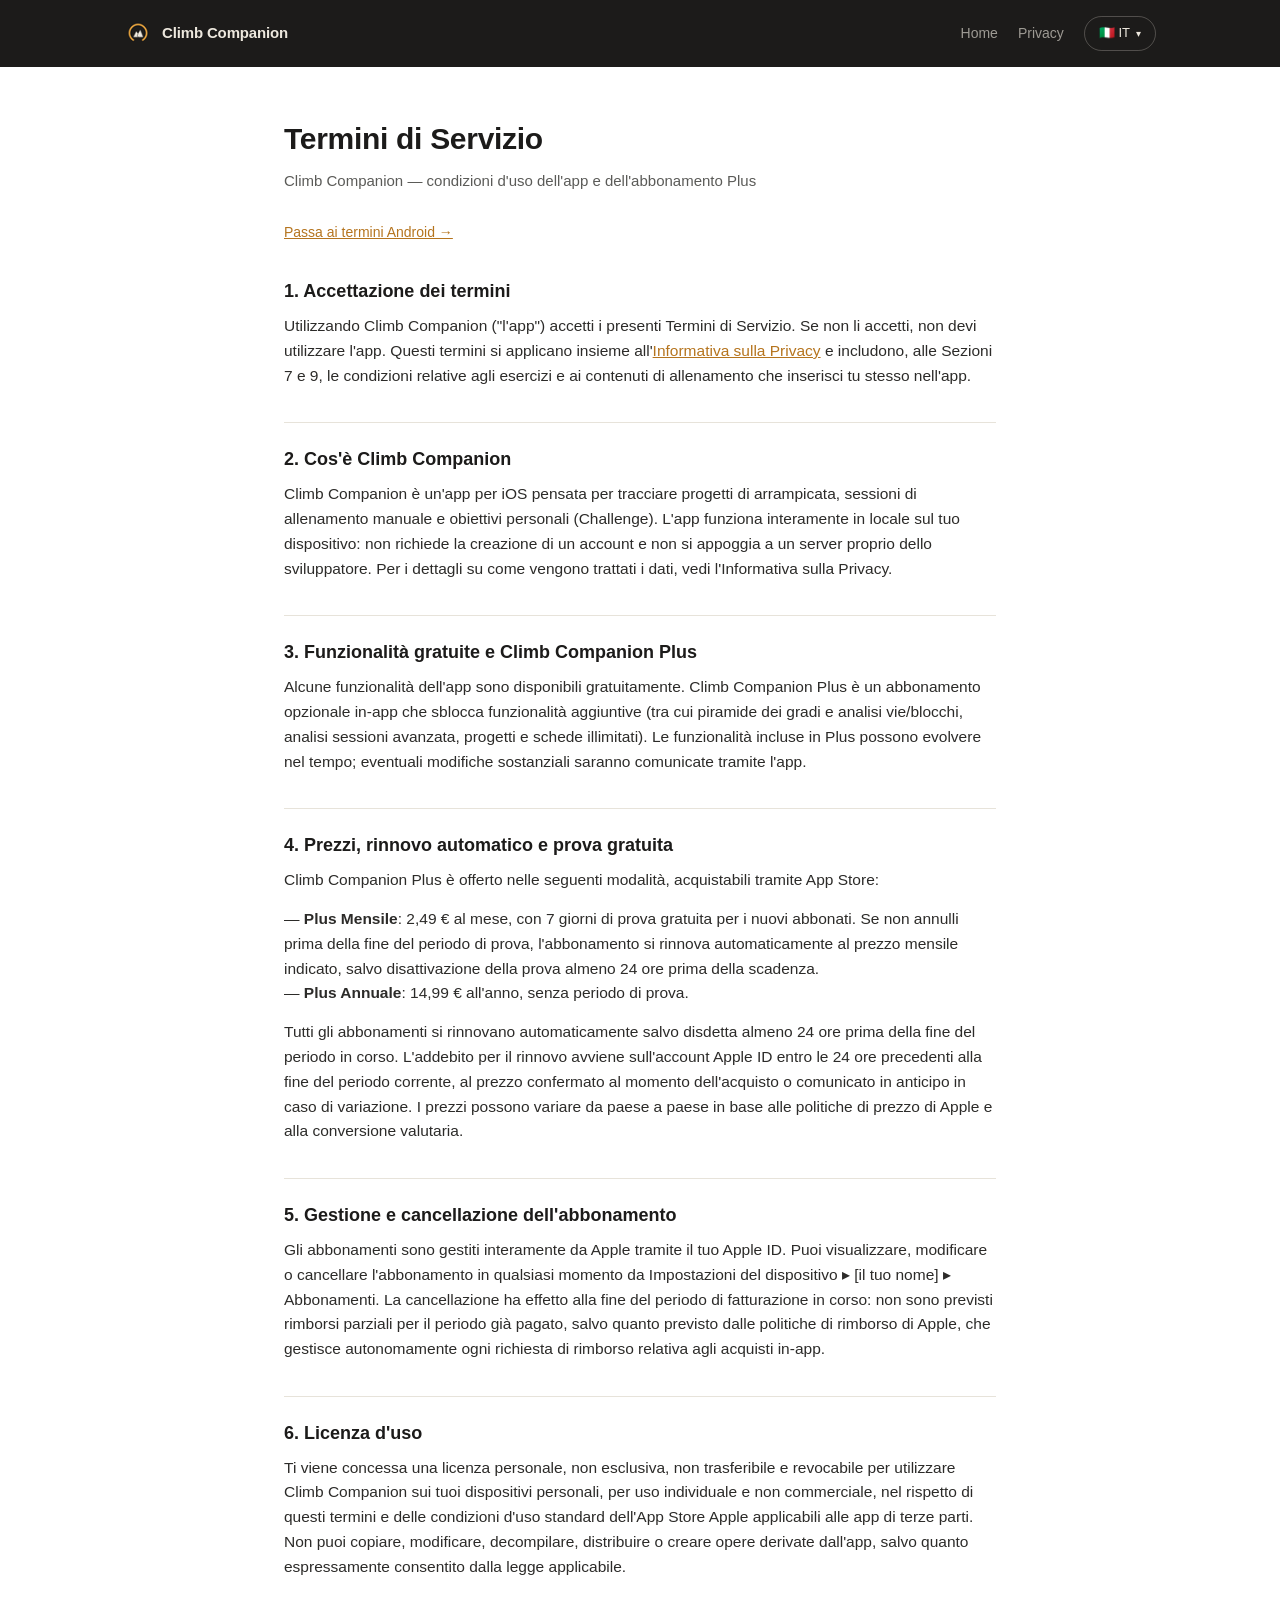
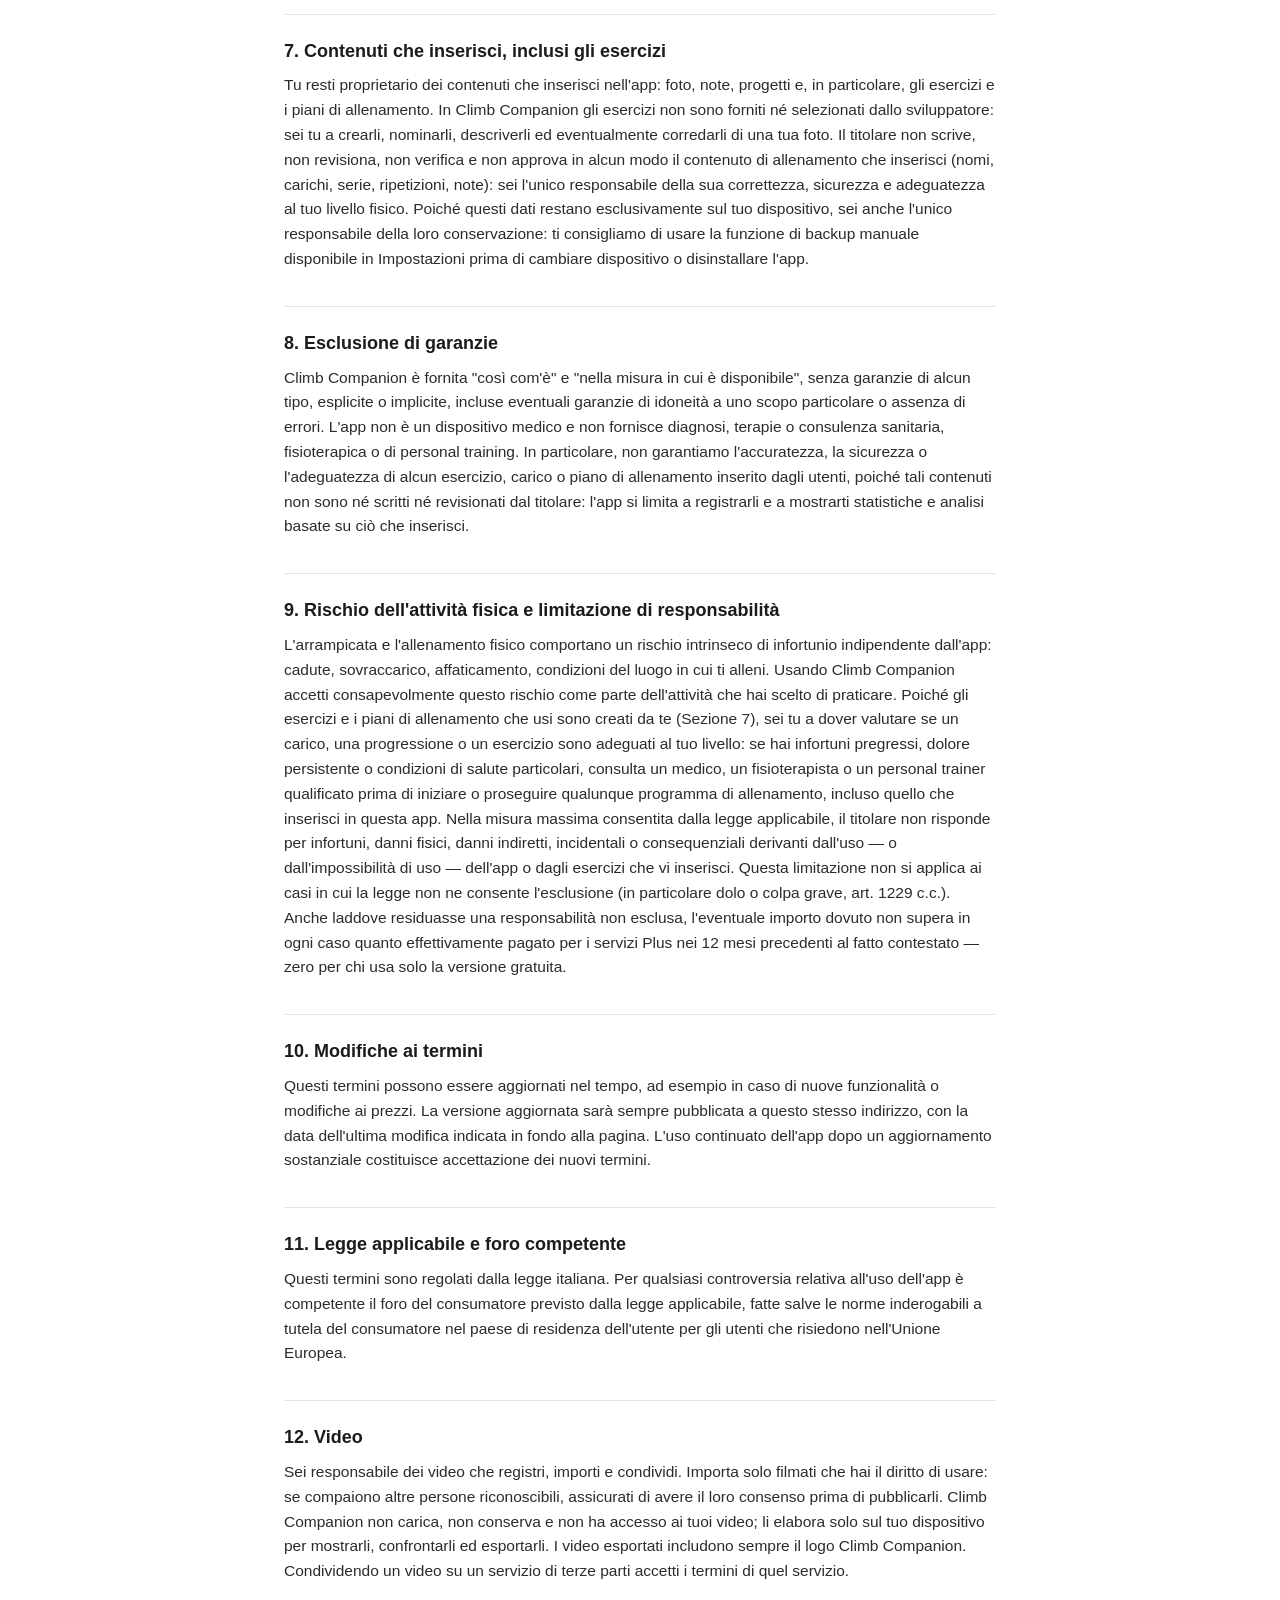
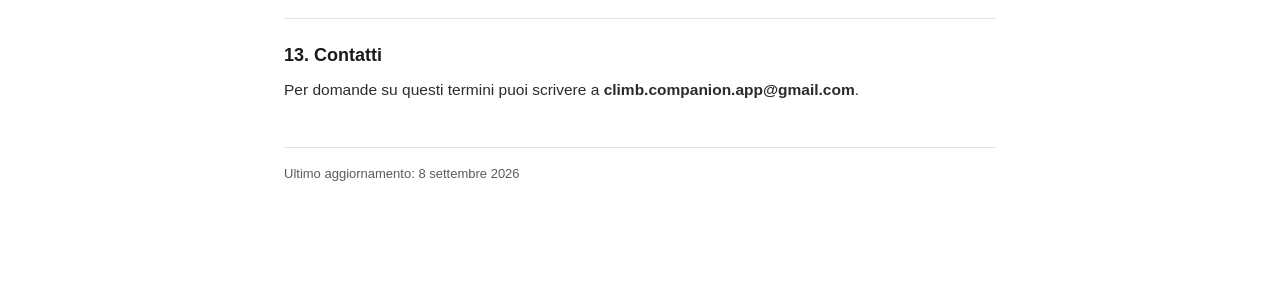
<file: terms-it.html>
<!DOCTYPE html>
<html lang="it">
<head>
<meta charset="UTF-8">
<meta name="viewport" content="width=device-width, initial-scale=1.0">
<title>Termini di Servizio — Climb Companion</title>
<link rel="icon" href="./favicon-32.png" sizes="32x32">
<link rel="apple-touch-icon" href="./apple-touch-icon.png">
<link rel="stylesheet" href="./style.css?v=3">
</head>
<body>
<header class="site-header">
  <div class="bar">
    <a class="brand" href="./index.html"><img src="./favicon-32.png" alt=""> Climb Companion</a>
    <nav>
      <a href="./index.html">Home</a>
      <a href="./privacy-it.html">Privacy</a>
      <details class="lang"><summary aria-label="Lingua / Language">🇮🇹 <span>IT</span></summary><div class="lang-menu"><a href="./terms-it.html" hreflang="it" class="on">🇮🇹 Italiano</a><a href="./terms-en.html" hreflang="en">🇬🇧 English</a></div></details>
    </nav>
  </div>
</header>
<div class="doc-wrap">
  <h1>Termini di Servizio</h1>
  <p class="subtitle">Climb Companion — condizioni d'uso dell'app e dell'abbonamento Plus</p>
  <p class="platform-link"><a href="./terms-android-it.html">Passa ai termini Android →</a></p>

  <h2>1. Accettazione dei termini</h2>
  <p>Utilizzando Climb Companion ("l'app") accetti i presenti Termini di Servizio. Se non li accetti, non devi utilizzare l'app. Questi termini si applicano insieme all'<a href="./privacy-it.html">Informativa sulla Privacy</a> e includono, alle Sezioni 7 e 9, le condizioni relative agli esercizi e ai contenuti di allenamento che inserisci tu stesso nell'app.</p>

  <h2>2. Cos'è Climb Companion</h2>
  <p>Climb Companion è un'app per iOS pensata per tracciare progetti di arrampicata, sessioni di allenamento manuale e obiettivi personali (Challenge). L'app funziona interamente in locale sul tuo dispositivo: non richiede la creazione di un account e non si appoggia a un server proprio dello sviluppatore. Per i dettagli su come vengono trattati i dati, vedi l'Informativa sulla Privacy.</p>

  <h2>3. Funzionalità gratuite e Climb Companion Plus</h2>
  <p>Alcune funzionalità dell'app sono disponibili gratuitamente. Climb Companion Plus è un abbonamento opzionale in-app che sblocca funzionalità aggiuntive (tra cui piramide dei gradi e analisi vie/blocchi, analisi sessioni avanzata, progetti e schede illimitati). Le funzionalità incluse in Plus possono evolvere nel tempo; eventuali modifiche sostanziali saranno comunicate tramite l'app.</p>

  <h2>4. Prezzi, rinnovo automatico e prova gratuita</h2>
  <p>Climb Companion Plus è offerto nelle seguenti modalità, acquistabili tramite App Store:</p>
  <p>— <strong>Plus Mensile</strong>: 2,49 € al mese, con 7 giorni di prova gratuita per i nuovi abbonati. Se non annulli prima della fine del periodo di prova, l'abbonamento si rinnova automaticamente al prezzo mensile indicato, salvo disattivazione della prova almeno 24 ore prima della scadenza.<br>
  — <strong>Plus Annuale</strong>: 14,99 € all'anno, senza periodo di prova.</p>
  <p>Tutti gli abbonamenti si rinnovano automaticamente salvo disdetta almeno 24 ore prima della fine del periodo in corso. L'addebito per il rinnovo avviene sull'account Apple ID entro le 24 ore precedenti alla fine del periodo corrente, al prezzo confermato al momento dell'acquisto o comunicato in anticipo in caso di variazione. I prezzi possono variare da paese a paese in base alle politiche di prezzo di Apple e alla conversione valutaria.</p>

  <h2>5. Gestione e cancellazione dell'abbonamento</h2>
  <p>Gli abbonamenti sono gestiti interamente da Apple tramite il tuo Apple ID. Puoi visualizzare, modificare o cancellare l'abbonamento in qualsiasi momento da Impostazioni del dispositivo ▸ [il tuo nome] ▸ Abbonamenti. La cancellazione ha effetto alla fine del periodo di fatturazione in corso: non sono previsti rimborsi parziali per il periodo già pagato, salvo quanto previsto dalle politiche di rimborso di Apple, che gestisce autonomamente ogni richiesta di rimborso relativa agli acquisti in-app.</p>

  <h2>6. Licenza d'uso</h2>
  <p>Ti viene concessa una licenza personale, non esclusiva, non trasferibile e revocabile per utilizzare Climb Companion sui tuoi dispositivi personali, per uso individuale e non commerciale, nel rispetto di questi termini e delle condizioni d'uso standard dell'App Store Apple applicabili alle app di terze parti. Non puoi copiare, modificare, decompilare, distribuire o creare opere derivate dall'app, salvo quanto espressamente consentito dalla legge applicabile.</p>

  <h2>7. Contenuti che inserisci, inclusi gli esercizi</h2>
  <p>Tu resti proprietario dei contenuti che inserisci nell'app: foto, note, progetti e, in particolare, gli esercizi e i piani di allenamento. In Climb Companion gli esercizi non sono forniti né selezionati dallo sviluppatore: sei tu a crearli, nominarli, descriverli ed eventualmente corredarli di una tua foto. Il titolare non scrive, non revisiona, non verifica e non approva in alcun modo il contenuto di allenamento che inserisci (nomi, carichi, serie, ripetizioni, note): sei l'unico responsabile della sua correttezza, sicurezza e adeguatezza al tuo livello fisico. Poiché questi dati restano esclusivamente sul tuo dispositivo, sei anche l'unico responsabile della loro conservazione: ti consigliamo di usare la funzione di backup manuale disponibile in Impostazioni prima di cambiare dispositivo o disinstallare l'app.</p>

  <h2>8. Esclusione di garanzie</h2>
  <p>Climb Companion è fornita "così com'è" e "nella misura in cui è disponibile", senza garanzie di alcun tipo, esplicite o implicite, incluse eventuali garanzie di idoneità a uno scopo particolare o assenza di errori. L'app non è un dispositivo medico e non fornisce diagnosi, terapie o consulenza sanitaria, fisioterapica o di personal training. In particolare, non garantiamo l'accuratezza, la sicurezza o l'adeguatezza di alcun esercizio, carico o piano di allenamento inserito dagli utenti, poiché tali contenuti non sono né scritti né revisionati dal titolare: l'app si limita a registrarli e a mostrarti statistiche e analisi basate su ciò che inserisci.</p>

  <h2>9. Rischio dell'attività fisica e limitazione di responsabilità</h2>
  <p>L'arrampicata e l'allenamento fisico comportano un rischio intrinseco di infortunio indipendente dall'app: cadute, sovraccarico, affaticamento, condizioni del luogo in cui ti alleni. Usando Climb Companion accetti consapevolmente questo rischio come parte dell'attività che hai scelto di praticare. Poiché gli esercizi e i piani di allenamento che usi sono creati da te (Sezione 7), sei tu a dover valutare se un carico, una progressione o un esercizio sono adeguati al tuo livello: se hai infortuni pregressi, dolore persistente o condizioni di salute particolari, consulta un medico, un fisioterapista o un personal trainer qualificato prima di iniziare o proseguire qualunque programma di allenamento, incluso quello che inserisci in questa app. Nella misura massima consentita dalla legge applicabile, il titolare non risponde per infortuni, danni fisici, danni indiretti, incidentali o consequenziali derivanti dall'uso — o dall'impossibilità di uso — dell'app o dagli esercizi che vi inserisci. Questa limitazione non si applica ai casi in cui la legge non ne consente l'esclusione (in particolare dolo o colpa grave, art. 1229 c.c.). Anche laddove residuasse una responsabilità non esclusa, l'eventuale importo dovuto non supera in ogni caso quanto effettivamente pagato per i servizi Plus nei 12 mesi precedenti al fatto contestato — zero per chi usa solo la versione gratuita.</p>

  <h2>10. Modifiche ai termini</h2>
  <p>Questi termini possono essere aggiornati nel tempo, ad esempio in caso di nuove funzionalità o modifiche ai prezzi. La versione aggiornata sarà sempre pubblicata a questo stesso indirizzo, con la data dell'ultima modifica indicata in fondo alla pagina. L'uso continuato dell'app dopo un aggiornamento sostanziale costituisce accettazione dei nuovi termini.</p>

  <h2>11. Legge applicabile e foro competente</h2>
  <p>Questi termini sono regolati dalla legge italiana. Per qualsiasi controversia relativa all'uso dell'app è competente il foro del consumatore previsto dalla legge applicabile, fatte salve le norme inderogabili a tutela del consumatore nel paese di residenza dell'utente per gli utenti che risiedono nell'Unione Europea.</p>

  <h2>12. Video</h2>
  <p>Sei responsabile dei video che registri, importi e condividi. Importa solo filmati che hai il diritto di usare: se compaiono altre persone riconoscibili, assicurati di avere il loro consenso prima di pubblicarli. Climb Companion non carica, non conserva e non ha accesso ai tuoi video; li elabora solo sul tuo dispositivo per mostrarli, confrontarli ed esportarli. I video esportati includono sempre il logo Climb Companion. Condividendo un video su un servizio di terze parti accetti i termini di quel servizio.</p>

  <h2>13. Contatti</h2>
  <p>Per domande su questi termini puoi scrivere a <strong>climb.companion.app@gmail.com</strong>.</p>

  <p class="updated">Ultimo aggiornamento: 8 settembre 2026</p>
</div>
<script>
document.addEventListener('click',function(e){document.querySelectorAll('details.lang[open]').forEach(function(d){if(!d.contains(e.target))d.removeAttribute('open');});});
document.addEventListener('keydown',function(e){if(e.key==='Escape')document.querySelectorAll('details.lang[open]').forEach(function(d){d.removeAttribute('open');});});
</script>
</body>
</html>
</file>
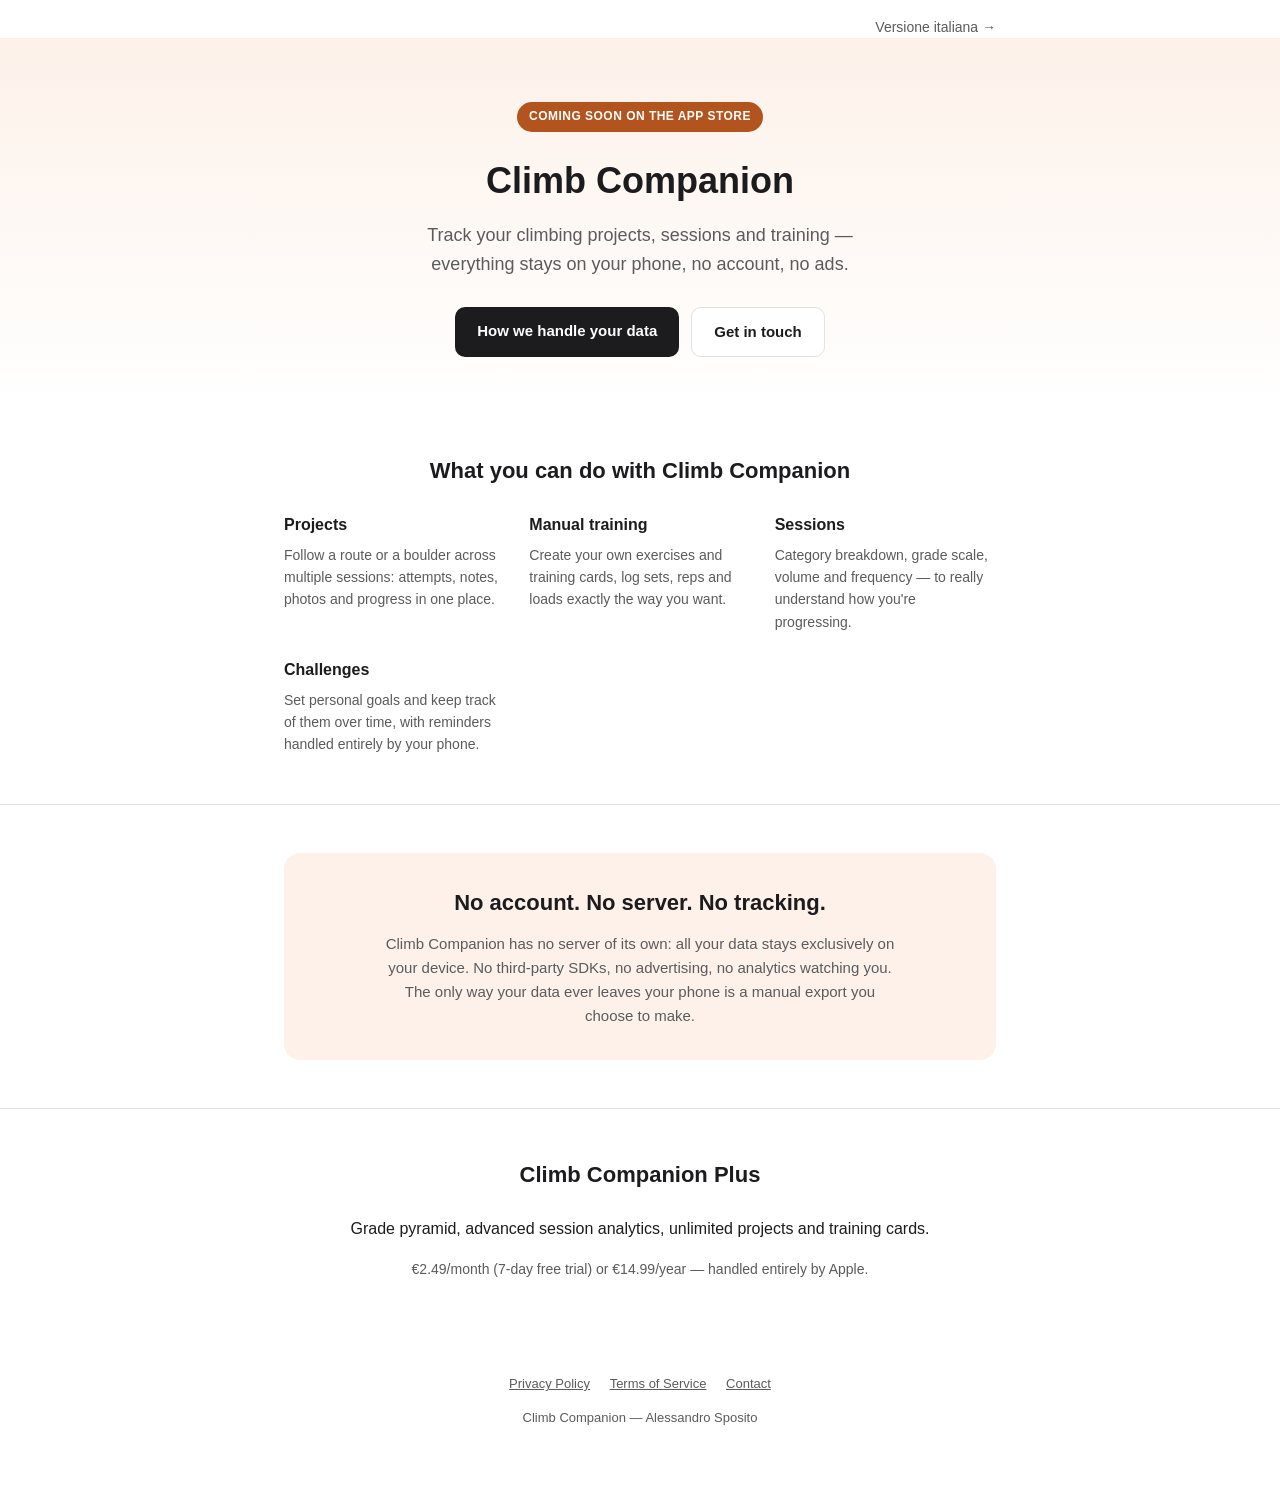
<file: climbcompanion-landing/index-en.html>
<!DOCTYPE html>
<html lang="en">
<head>
<meta charset="UTF-8">
<meta name="viewport" content="width=device-width, initial-scale=1.0">
<title>Climb Companion — your climbing companion</title>
<meta name="description" content="Climb Companion: track climbing projects, sessions and training. Everything stays on your device, no account, no tracking.">
<style>
  :root { --ink:#1c1c1e; --dim:#5b5b5e; --line:#e2e2e4; --bg:#ffffff; --accent:#b3541e; --accent-bg:#fdf1e9; }
  * { box-sizing: border-box; }
  body { margin:0; background:var(--bg); color:var(--ink); font-family:-apple-system,BlinkMacSystemFont,"Segoe UI",Roboto,Helvetica,Arial,sans-serif; line-height:1.6; }
  .wrap { max-width:760px; margin:0 auto; padding:0 24px; }
  header.hero { background:linear-gradient(180deg, var(--accent-bg), #fff); padding:64px 0 48px; text-align:center; }
  .lang-switch { font-size:14px; text-align:right; padding:16px 24px 0; max-width:760px; margin:0 auto; }
  .lang-switch a { color:var(--dim); text-decoration:none; }
  .badge { display:inline-block; background:var(--accent); color:#fff; font-size:12px; font-weight:600; letter-spacing:.04em; text-transform:uppercase; padding:5px 12px; border-radius:20px; margin-bottom:20px; }
  h1 { font-size:36px; margin:0 0 12px; }
  .tagline { font-size:18px; color:var(--dim); max-width:480px; margin:0 auto 28px; }
  .cta-row { display:flex; gap:12px; justify-content:center; flex-wrap:wrap; }
  .cta { display:inline-block; padding:12px 22px; border-radius:10px; font-weight:600; text-decoration:none; font-size:15px; }
  .cta.primary { background:var(--ink); color:#fff; }
  .cta.secondary { background:#fff; color:var(--ink); border:1px solid var(--line); }
  section { padding:48px 0; border-top:1px solid var(--line); }
  section:first-of-type { border-top:none; }
  h2 { font-size:22px; margin:0 0 24px; text-align:center; }
  .features { display:grid; grid-template-columns:repeat(auto-fit,minmax(200px,1fr)); gap:24px; }
  .feature h3 { font-size:16px; margin:0 0 6px; }
  .feature p { font-size:14px; color:var(--dim); margin:0; }
  .privacy-block { background:var(--accent-bg); border-radius:16px; padding:32px; text-align:center; }
  .privacy-block h2 { margin-bottom:12px; }
  .privacy-block p { max-width:520px; margin:0 auto; color:var(--dim); font-size:15px; }
  .plus { text-align:center; }
  .plus .price { font-size:14px; color:var(--dim); margin-top:8px; }
  footer { padding:32px 0 64px; text-align:center; font-size:13px; color:var(--dim); }
  footer a { color:var(--dim); }
  footer .links { margin-bottom:12px; }
  footer .links a { margin:0 8px; }
</style>
</head>
<body>
  <div class="lang-switch"><a href="./index.html">Versione italiana →</a></div>

  <header class="hero">
    <div class="wrap">
      <span class="badge">Coming soon on the App Store</span>
      <h1>Climb Companion</h1>
      <p class="tagline">Track your climbing projects, sessions and training — everything stays on your phone, no account, no ads.</p>
      <div class="cta-row">
        <a class="cta primary" href="#privacy">How we handle your data</a>
        <a class="cta secondary" href="mailto:sposito.alessandro87@gmail.com">Get in touch</a>
      </div>
    </div>
  </header>

  <section>
    <div class="wrap">
      <h2>What you can do with Climb Companion</h2>
      <div class="features">
        <div class="feature">
          <h3>Projects</h3>
          <p>Follow a route or a boulder across multiple sessions: attempts, notes, photos and progress in one place.</p>
        </div>
        <div class="feature">
          <h3>Manual training</h3>
          <p>Create your own exercises and training cards, log sets, reps and loads exactly the way you want.</p>
        </div>
        <div class="feature">
          <h3>Sessions</h3>
          <p>Category breakdown, grade scale, volume and frequency — to really understand how you're progressing.</p>
        </div>
        <div class="feature">
          <h3>Challenges</h3>
          <p>Set personal goals and keep track of them over time, with reminders handled entirely by your phone.</p>
        </div>
      </div>
    </div>
  </section>

  <section id="privacy">
    <div class="wrap">
      <div class="privacy-block">
        <h2>No account. No server. No tracking.</h2>
        <p>Climb Companion has no server of its own: all your data stays exclusively on your device. No third-party SDKs, no advertising, no analytics watching you. The only way your data ever leaves your phone is a manual export you choose to make.</p>
      </div>
    </div>
  </section>

  <section class="plus">
    <div class="wrap">
      <h2>Climb Companion Plus</h2>
      <p>Grade pyramid, advanced session analytics, unlimited projects and training cards.</p>
      <p class="price">€2.49/month (7-day free trial) or €14.99/year — handled entirely by Apple.</p>
    </div>
  </section>

  <footer>
    <div class="wrap">
      <div class="links">
        <a href="./privacy-en.html">Privacy Policy</a>
        <a href="./terms-en.html">Terms of Service</a>
        <a href="mailto:sposito.alessandro87@gmail.com">Contact</a>
      </div>
      <p>Climb Companion — Alessandro Sposito</p>
    </div>
  </footer>
</body>
</html>
</file>
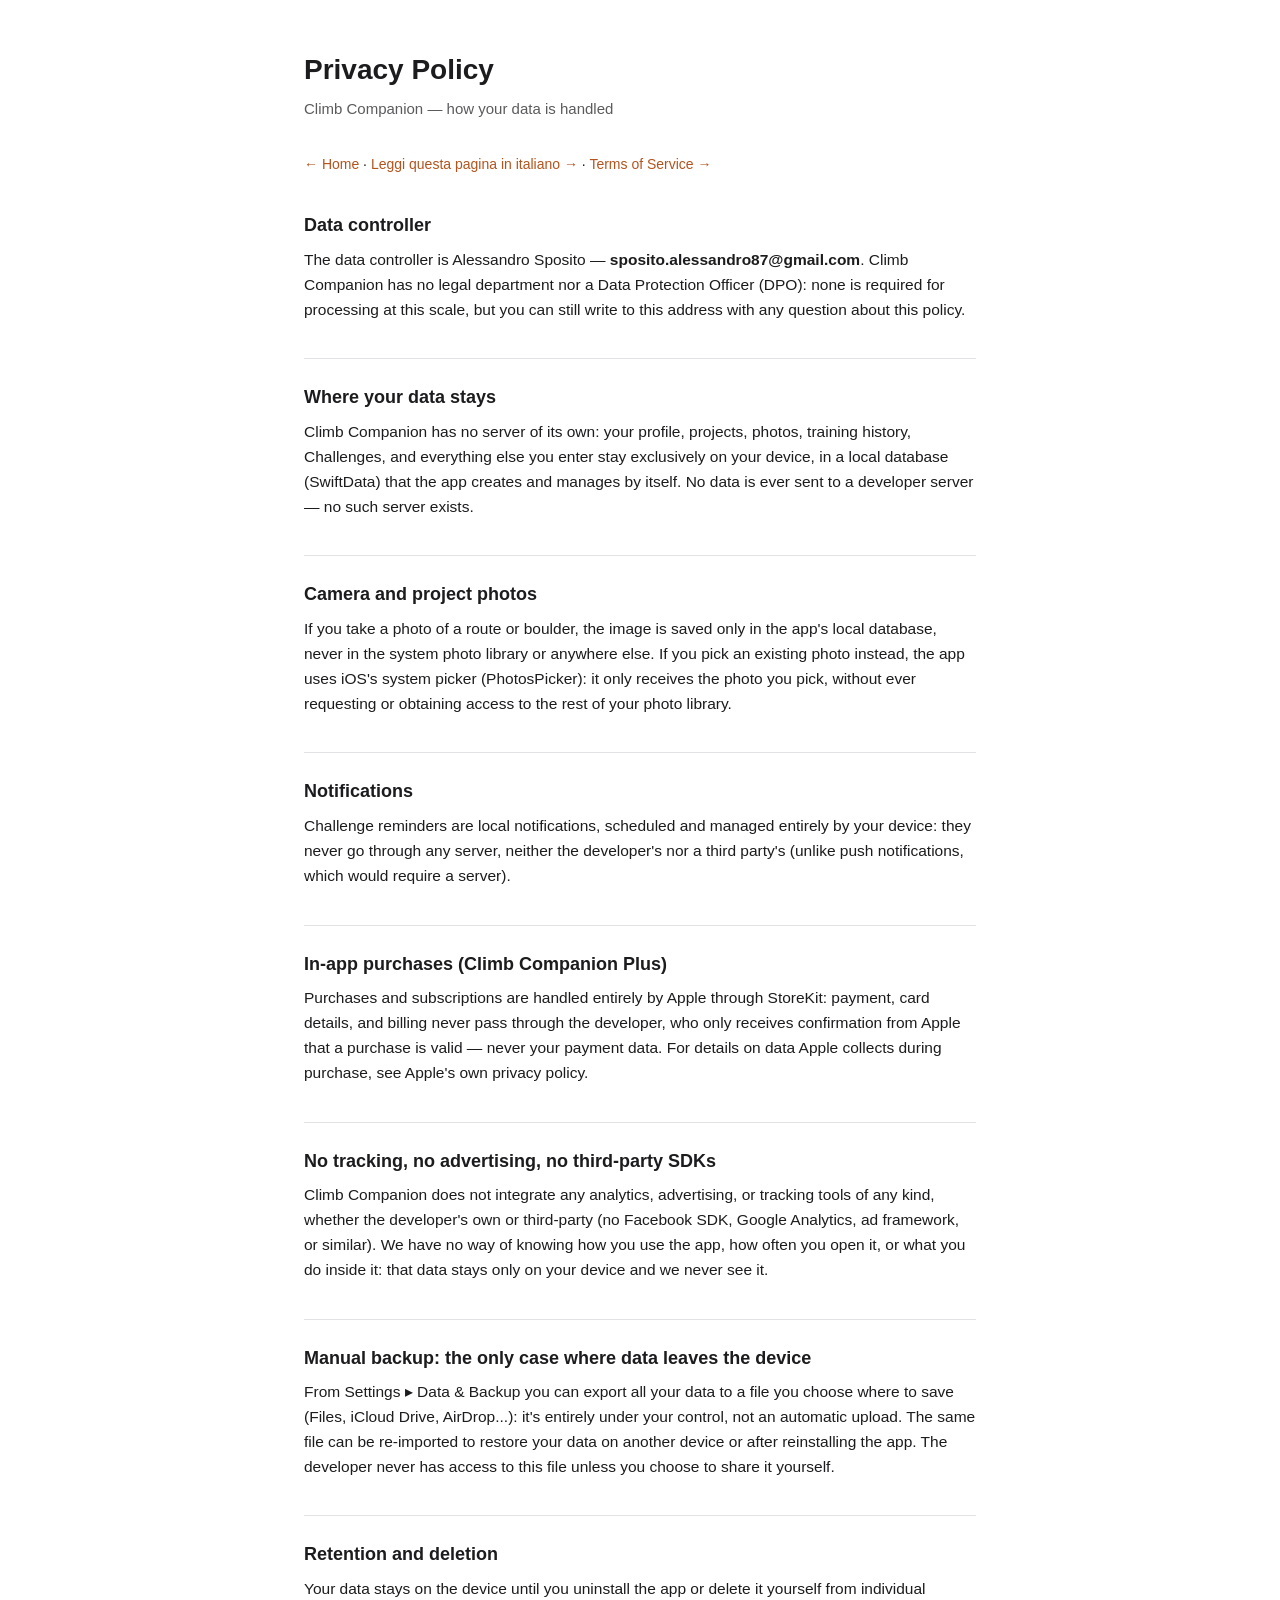
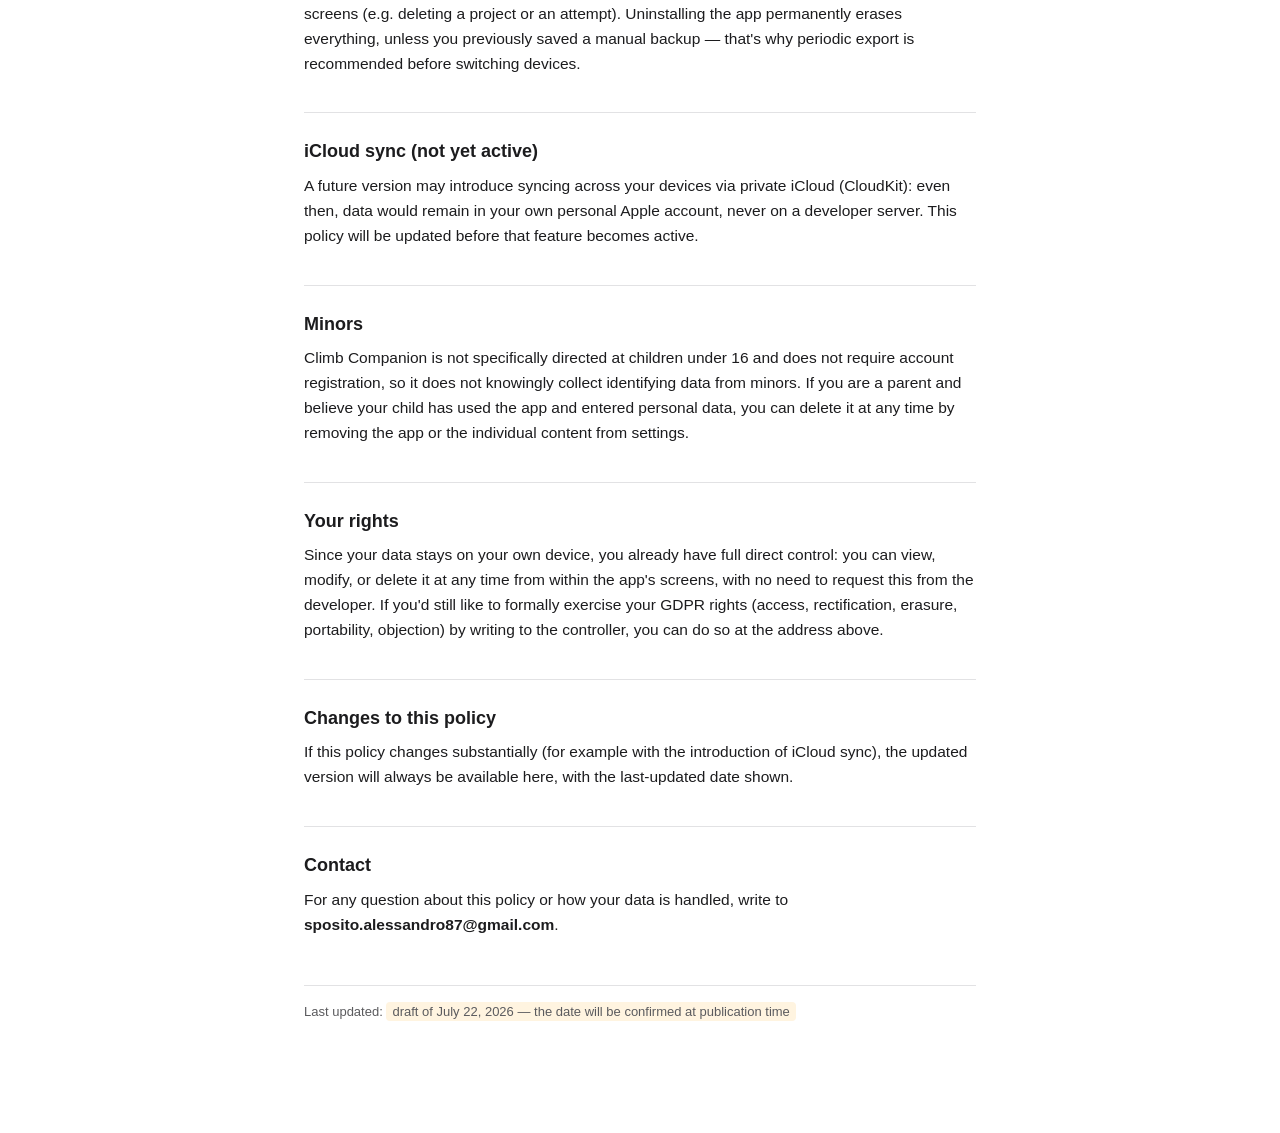
<file: climbcompanion-landing/privacy-en.html>
<!DOCTYPE html>
<html lang="en">
<head>
<meta charset="UTF-8">
<meta name="viewport" content="width=device-width, initial-scale=1.0">
<title>Privacy Policy — Climb Companion</title>
<style>
  :root { --ink:#1c1c1e; --dim:#5b5b5e; --line:#e2e2e4; --bg:#ffffff; --accent:#b3541e; }
  * { box-sizing: border-box; }
  body { margin:0; background:var(--bg); color:var(--ink); font-family:-apple-system,BlinkMacSystemFont,"Segoe UI",Roboto,Helvetica,Arial,sans-serif; line-height:1.6; }
  .wrap { max-width:720px; margin:0 auto; padding:48px 24px 96px; }
  h1 { font-size:28px; margin:0 0 4px; }
  .subtitle { color:var(--dim); font-size:15px; margin:0 0 32px; }
  .lang-switch { font-size:14px; margin-bottom:32px; }
  .lang-switch a { color:var(--accent); text-decoration:none; }
  h2 { font-size:18px; margin:36px 0 8px; border-top:1px solid var(--line); padding-top:24px; }
  h2:first-of-type { border-top:none; padding-top:0; }
  p { margin:0 0 14px; font-size:15.5px; }
  .updated { color:var(--dim); font-size:13px; margin-top:48px; border-top:1px solid var(--line); padding-top:16px; }
  .placeholder { background:#fff4e0; padding:2px 6px; border-radius:4px; font-size:13px; }
</style>
</head>
<body>
<div class="wrap">
  <h1>Privacy Policy</h1>
  <p class="subtitle">Climb Companion — how your data is handled</p>
  <div class="lang-switch"><a href="./index-en.html">← Home</a> · <a href="./privacy-it.html">Leggi questa pagina in italiano →</a> · <a href="./terms-en.html">Terms of Service →</a></div>

  <h2>Data controller</h2>
  <p>The data controller is Alessandro Sposito — <strong>sposito.alessandro87@gmail.com</strong>. Climb Companion has no legal department nor a Data Protection Officer (DPO): none is required for processing at this scale, but you can still write to this address with any question about this policy.</p>

  <h2>Where your data stays</h2>
  <p>Climb Companion has no server of its own: your profile, projects, photos, training history, Challenges, and everything else you enter stay exclusively on your device, in a local database (SwiftData) that the app creates and manages by itself. No data is ever sent to a developer server — no such server exists.</p>

  <h2>Camera and project photos</h2>
  <p>If you take a photo of a route or boulder, the image is saved only in the app's local database, never in the system photo library or anywhere else. If you pick an existing photo instead, the app uses iOS's system picker (PhotosPicker): it only receives the photo you pick, without ever requesting or obtaining access to the rest of your photo library.</p>

  <h2>Notifications</h2>
  <p>Challenge reminders are local notifications, scheduled and managed entirely by your device: they never go through any server, neither the developer's nor a third party's (unlike push notifications, which would require a server).</p>

  <h2>In-app purchases (Climb Companion Plus)</h2>
  <p>Purchases and subscriptions are handled entirely by Apple through StoreKit: payment, card details, and billing never pass through the developer, who only receives confirmation from Apple that a purchase is valid — never your payment data. For details on data Apple collects during purchase, see Apple's own privacy policy.</p>

  <h2>No tracking, no advertising, no third-party SDKs</h2>
  <p>Climb Companion does not integrate any analytics, advertising, or tracking tools of any kind, whether the developer's own or third-party (no Facebook SDK, Google Analytics, ad framework, or similar). We have no way of knowing how you use the app, how often you open it, or what you do inside it: that data stays only on your device and we never see it.</p>

  <h2>Manual backup: the only case where data leaves the device</h2>
  <p>From Settings ▸ Data &amp; Backup you can export all your data to a file you choose where to save (Files, iCloud Drive, AirDrop...): it's entirely under your control, not an automatic upload. The same file can be re-imported to restore your data on another device or after reinstalling the app. The developer never has access to this file unless you choose to share it yourself.</p>

  <h2>Retention and deletion</h2>
  <p>Your data stays on the device until you uninstall the app or delete it yourself from individual screens (e.g. deleting a project or an attempt). Uninstalling the app permanently erases everything, unless you previously saved a manual backup — that's why periodic export is recommended before switching devices.</p>

  <h2>iCloud sync (not yet active)</h2>
  <p>A future version may introduce syncing across your devices via private iCloud (CloudKit): even then, data would remain in your own personal Apple account, never on a developer server. This policy will be updated before that feature becomes active.</p>

  <h2>Minors</h2>
  <p>Climb Companion is not specifically directed at children under 16 and does not require account registration, so it does not knowingly collect identifying data from minors. If you are a parent and believe your child has used the app and entered personal data, you can delete it at any time by removing the app or the individual content from settings.</p>

  <h2>Your rights</h2>
  <p>Since your data stays on your own device, you already have full direct control: you can view, modify, or delete it at any time from within the app's screens, with no need to request this from the developer. If you'd still like to formally exercise your GDPR rights (access, rectification, erasure, portability, objection) by writing to the controller, you can do so at the address above.</p>

  <h2>Changes to this policy</h2>
  <p>If this policy changes substantially (for example with the introduction of iCloud sync), the updated version will always be available here, with the last-updated date shown.</p>

  <h2>Contact</h2>
  <p>For any question about this policy or how your data is handled, write to <strong>sposito.alessandro87@gmail.com</strong>.</p>

  <p class="updated">Last updated: <span class="placeholder">draft of July 22, 2026 — the date will be confirmed at publication time</span></p>
</div>
</body>
</html>
</file>
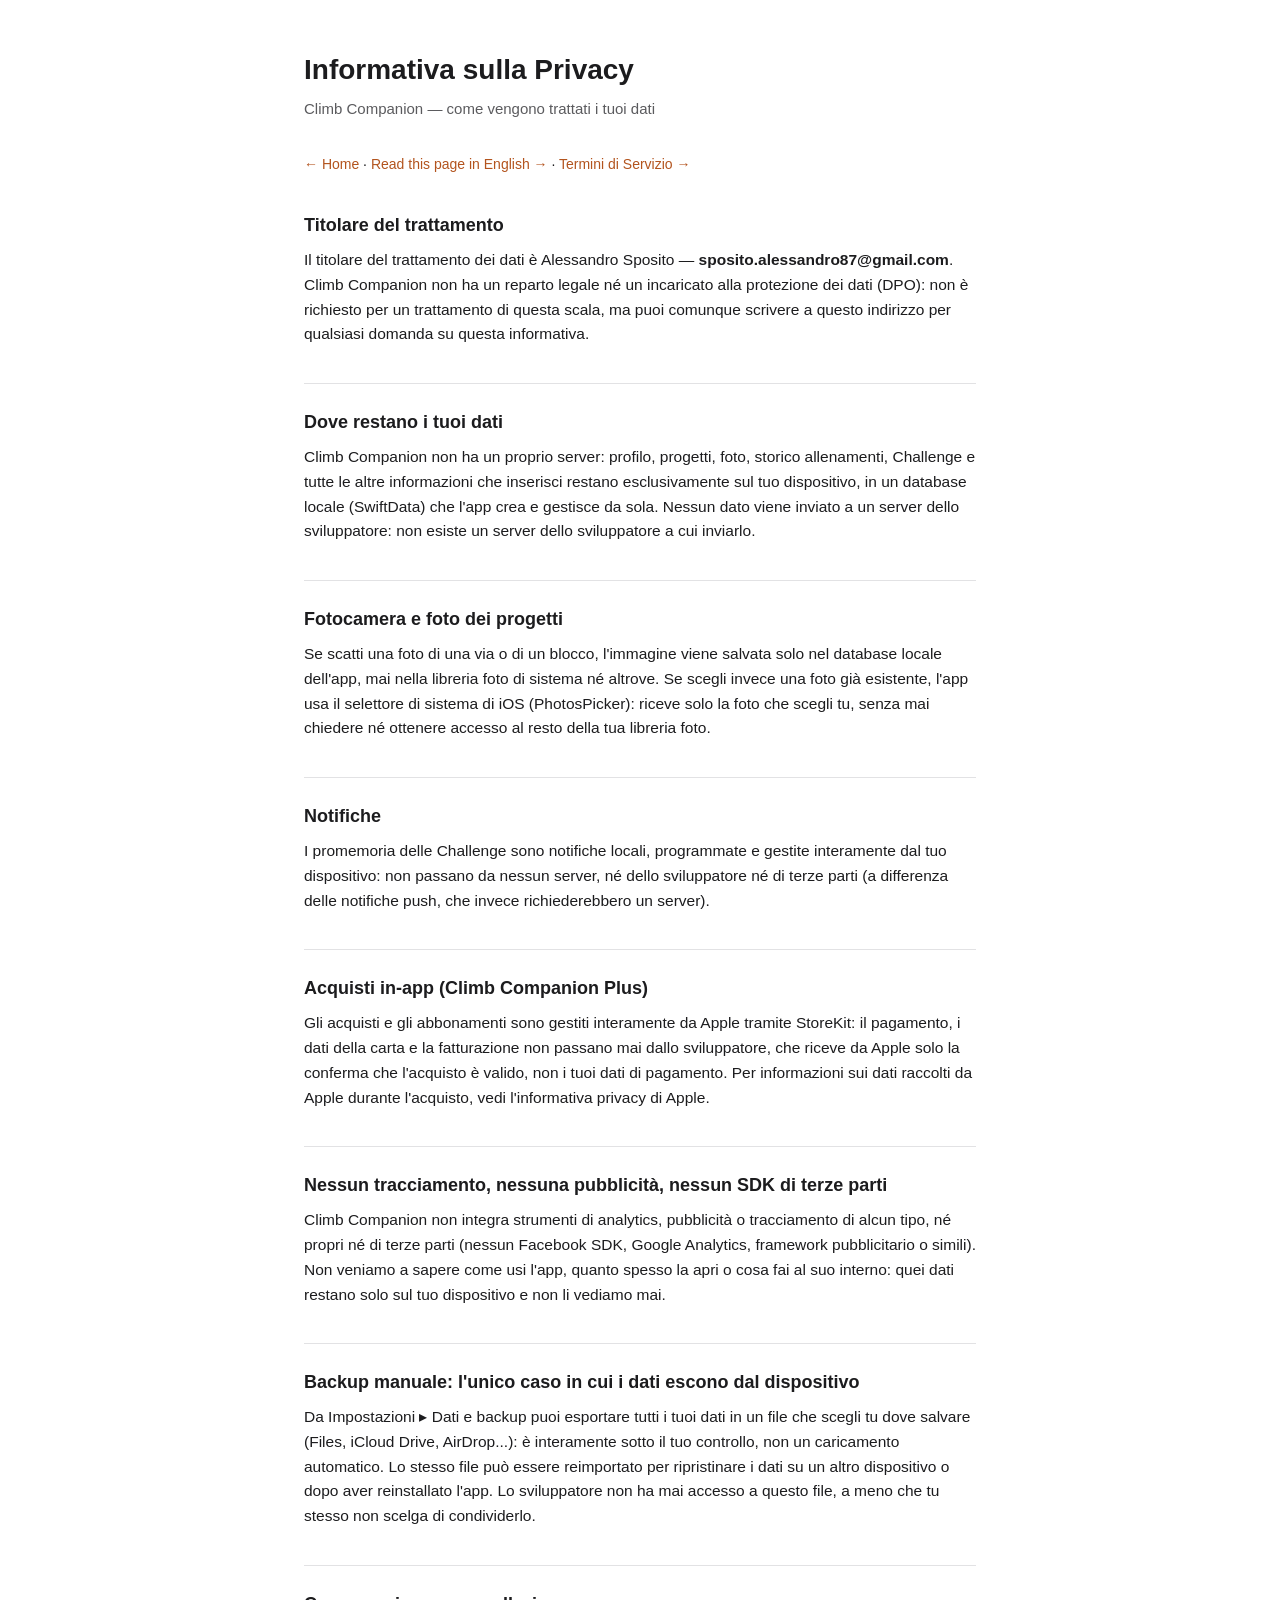
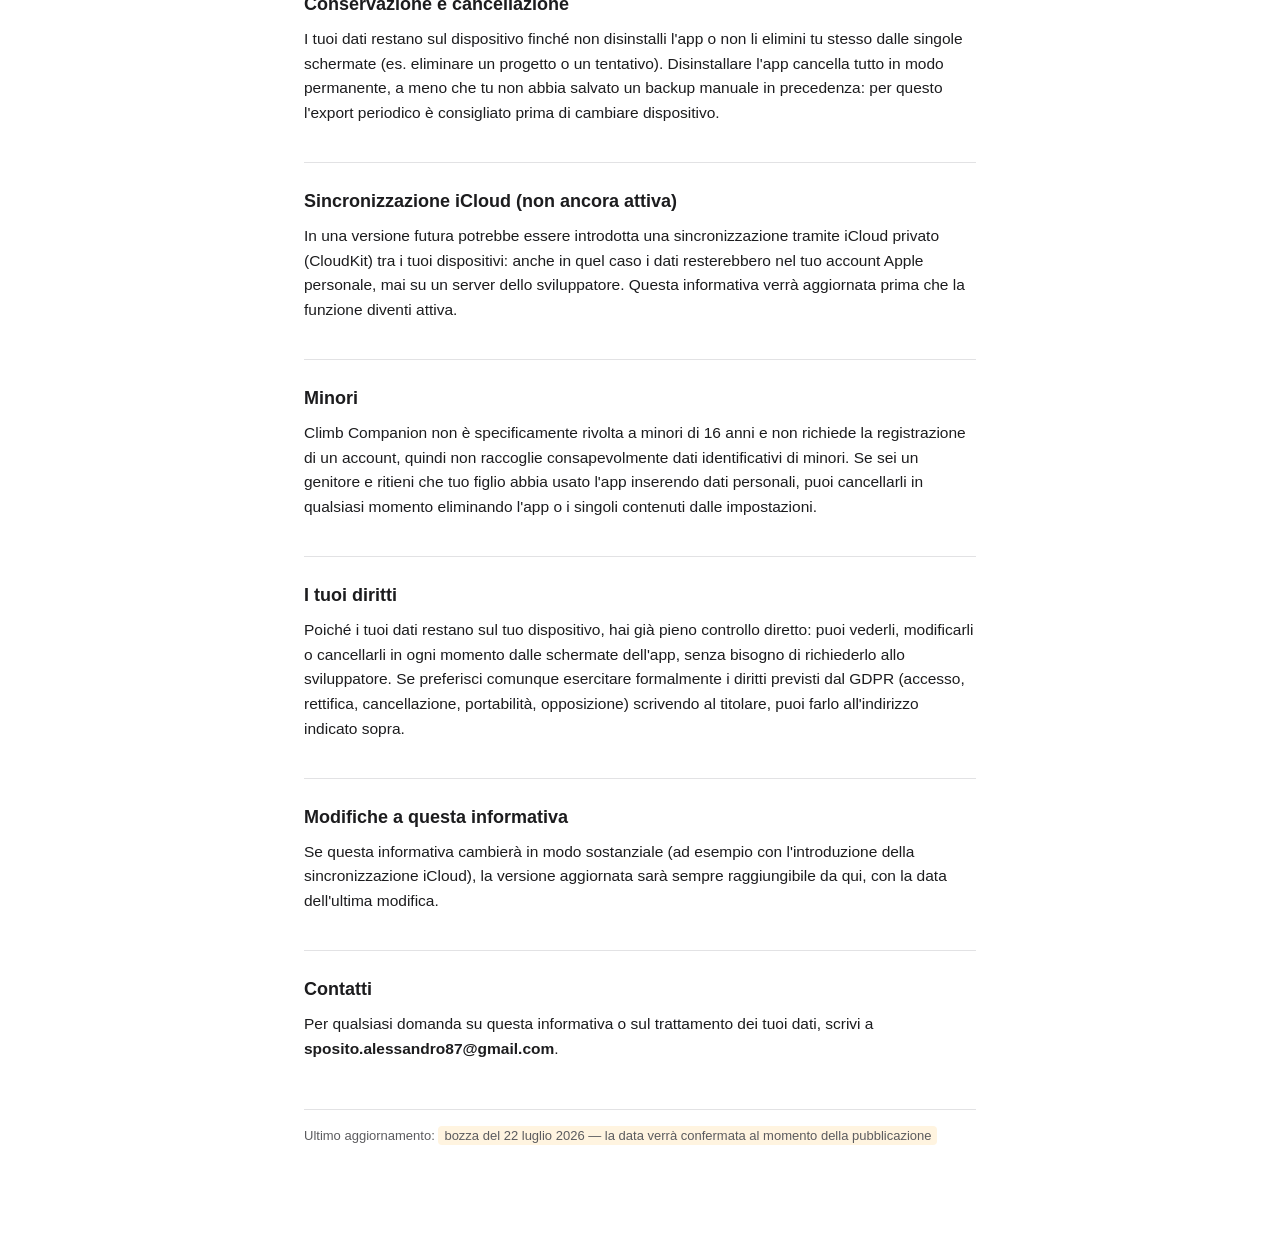
<file: climbcompanion-landing/privacy-it.html>
<!DOCTYPE html>
<html lang="it">
<head>
<meta charset="UTF-8">
<meta name="viewport" content="width=device-width, initial-scale=1.0">
<title>Informativa sulla Privacy — Climb Companion</title>
<style>
  :root { --ink:#1c1c1e; --dim:#5b5b5e; --line:#e2e2e4; --bg:#ffffff; --accent:#b3541e; }
  * { box-sizing: border-box; }
  body { margin:0; background:var(--bg); color:var(--ink); font-family:-apple-system,BlinkMacSystemFont,"Segoe UI",Roboto,Helvetica,Arial,sans-serif; line-height:1.6; }
  .wrap { max-width:720px; margin:0 auto; padding:48px 24px 96px; }
  h1 { font-size:28px; margin:0 0 4px; }
  .subtitle { color:var(--dim); font-size:15px; margin:0 0 32px; }
  .lang-switch { font-size:14px; margin-bottom:32px; }
  .lang-switch a { color:var(--accent); text-decoration:none; }
  h2 { font-size:18px; margin:36px 0 8px; border-top:1px solid var(--line); padding-top:24px; }
  h2:first-of-type { border-top:none; padding-top:0; }
  p { margin:0 0 14px; font-size:15.5px; }
  .updated { color:var(--dim); font-size:13px; margin-top:48px; border-top:1px solid var(--line); padding-top:16px; }
  .placeholder { background:#fff4e0; padding:2px 6px; border-radius:4px; font-size:13px; }
</style>
</head>
<body>
<div class="wrap">
  <h1>Informativa sulla Privacy</h1>
  <p class="subtitle">Climb Companion — come vengono trattati i tuoi dati</p>
  <div class="lang-switch"><a href="./index.html">← Home</a> · <a href="./privacy-en.html">Read this page in English →</a> · <a href="./terms-it.html">Termini di Servizio →</a></div>

  <h2>Titolare del trattamento</h2>
  <p>Il titolare del trattamento dei dati è Alessandro Sposito — <strong>sposito.alessandro87@gmail.com</strong>. Climb Companion non ha un reparto legale né un incaricato alla protezione dei dati (DPO): non è richiesto per un trattamento di questa scala, ma puoi comunque scrivere a questo indirizzo per qualsiasi domanda su questa informativa.</p>

  <h2>Dove restano i tuoi dati</h2>
  <p>Climb Companion non ha un proprio server: profilo, progetti, foto, storico allenamenti, Challenge e tutte le altre informazioni che inserisci restano esclusivamente sul tuo dispositivo, in un database locale (SwiftData) che l'app crea e gestisce da sola. Nessun dato viene inviato a un server dello sviluppatore: non esiste un server dello sviluppatore a cui inviarlo.</p>

  <h2>Fotocamera e foto dei progetti</h2>
  <p>Se scatti una foto di una via o di un blocco, l'immagine viene salvata solo nel database locale dell'app, mai nella libreria foto di sistema né altrove. Se scegli invece una foto già esistente, l'app usa il selettore di sistema di iOS (PhotosPicker): riceve solo la foto che scegli tu, senza mai chiedere né ottenere accesso al resto della tua libreria foto.</p>

  <h2>Notifiche</h2>
  <p>I promemoria delle Challenge sono notifiche locali, programmate e gestite interamente dal tuo dispositivo: non passano da nessun server, né dello sviluppatore né di terze parti (a differenza delle notifiche push, che invece richiederebbero un server).</p>

  <h2>Acquisti in-app (Climb Companion Plus)</h2>
  <p>Gli acquisti e gli abbonamenti sono gestiti interamente da Apple tramite StoreKit: il pagamento, i dati della carta e la fatturazione non passano mai dallo sviluppatore, che riceve da Apple solo la conferma che l'acquisto è valido, non i tuoi dati di pagamento. Per informazioni sui dati raccolti da Apple durante l'acquisto, vedi l'informativa privacy di Apple.</p>

  <h2>Nessun tracciamento, nessuna pubblicità, nessun SDK di terze parti</h2>
  <p>Climb Companion non integra strumenti di analytics, pubblicità o tracciamento di alcun tipo, né propri né di terze parti (nessun Facebook SDK, Google Analytics, framework pubblicitario o simili). Non veniamo a sapere come usi l'app, quanto spesso la apri o cosa fai al suo interno: quei dati restano solo sul tuo dispositivo e non li vediamo mai.</p>

  <h2>Backup manuale: l'unico caso in cui i dati escono dal dispositivo</h2>
  <p>Da Impostazioni ▸ Dati e backup puoi esportare tutti i tuoi dati in un file che scegli tu dove salvare (Files, iCloud Drive, AirDrop...): è interamente sotto il tuo controllo, non un caricamento automatico. Lo stesso file può essere reimportato per ripristinare i dati su un altro dispositivo o dopo aver reinstallato l'app. Lo sviluppatore non ha mai accesso a questo file, a meno che tu stesso non scelga di condividerlo.</p>

  <h2>Conservazione e cancellazione</h2>
  <p>I tuoi dati restano sul dispositivo finché non disinstalli l'app o non li elimini tu stesso dalle singole schermate (es. eliminare un progetto o un tentativo). Disinstallare l'app cancella tutto in modo permanente, a meno che tu non abbia salvato un backup manuale in precedenza: per questo l'export periodico è consigliato prima di cambiare dispositivo.</p>

  <h2>Sincronizzazione iCloud (non ancora attiva)</h2>
  <p>In una versione futura potrebbe essere introdotta una sincronizzazione tramite iCloud privato (CloudKit) tra i tuoi dispositivi: anche in quel caso i dati resterebbero nel tuo account Apple personale, mai su un server dello sviluppatore. Questa informativa verrà aggiornata prima che la funzione diventi attiva.</p>

  <h2>Minori</h2>
  <p>Climb Companion non è specificamente rivolta a minori di 16 anni e non richiede la registrazione di un account, quindi non raccoglie consapevolmente dati identificativi di minori. Se sei un genitore e ritieni che tuo figlio abbia usato l'app inserendo dati personali, puoi cancellarli in qualsiasi momento eliminando l'app o i singoli contenuti dalle impostazioni.</p>

  <h2>I tuoi diritti</h2>
  <p>Poiché i tuoi dati restano sul tuo dispositivo, hai già pieno controllo diretto: puoi vederli, modificarli o cancellarli in ogni momento dalle schermate dell'app, senza bisogno di richiederlo allo sviluppatore. Se preferisci comunque esercitare formalmente i diritti previsti dal GDPR (accesso, rettifica, cancellazione, portabilità, opposizione) scrivendo al titolare, puoi farlo all'indirizzo indicato sopra.</p>

  <h2>Modifiche a questa informativa</h2>
  <p>Se questa informativa cambierà in modo sostanziale (ad esempio con l'introduzione della sincronizzazione iCloud), la versione aggiornata sarà sempre raggiungibile da qui, con la data dell'ultima modifica.</p>

  <h2>Contatti</h2>
  <p>Per qualsiasi domanda su questa informativa o sul trattamento dei tuoi dati, scrivi a <strong>sposito.alessandro87@gmail.com</strong>.</p>

  <p class="updated">Ultimo aggiornamento: <span class="placeholder">bozza del 22 luglio 2026 — la data verrà confermata al momento della pubblicazione</span></p>
</div>
</body>
</html>
</file>
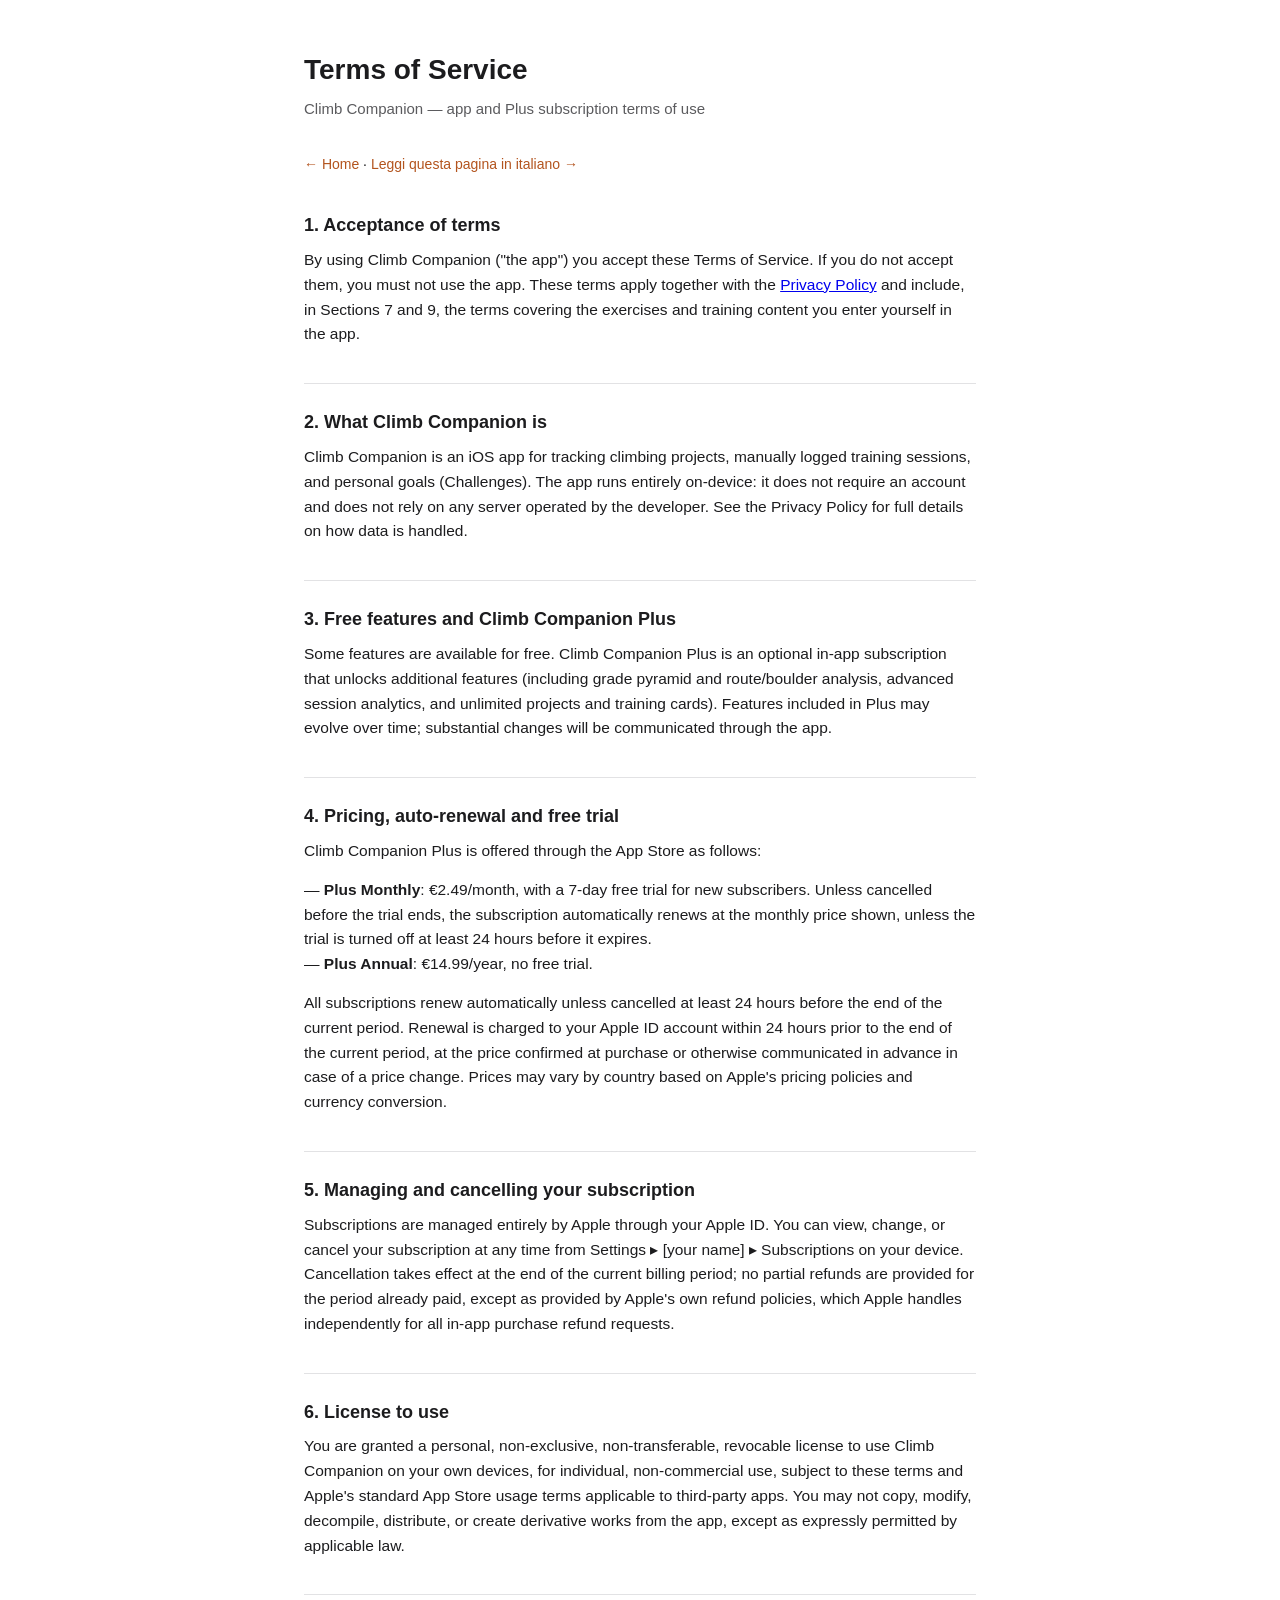
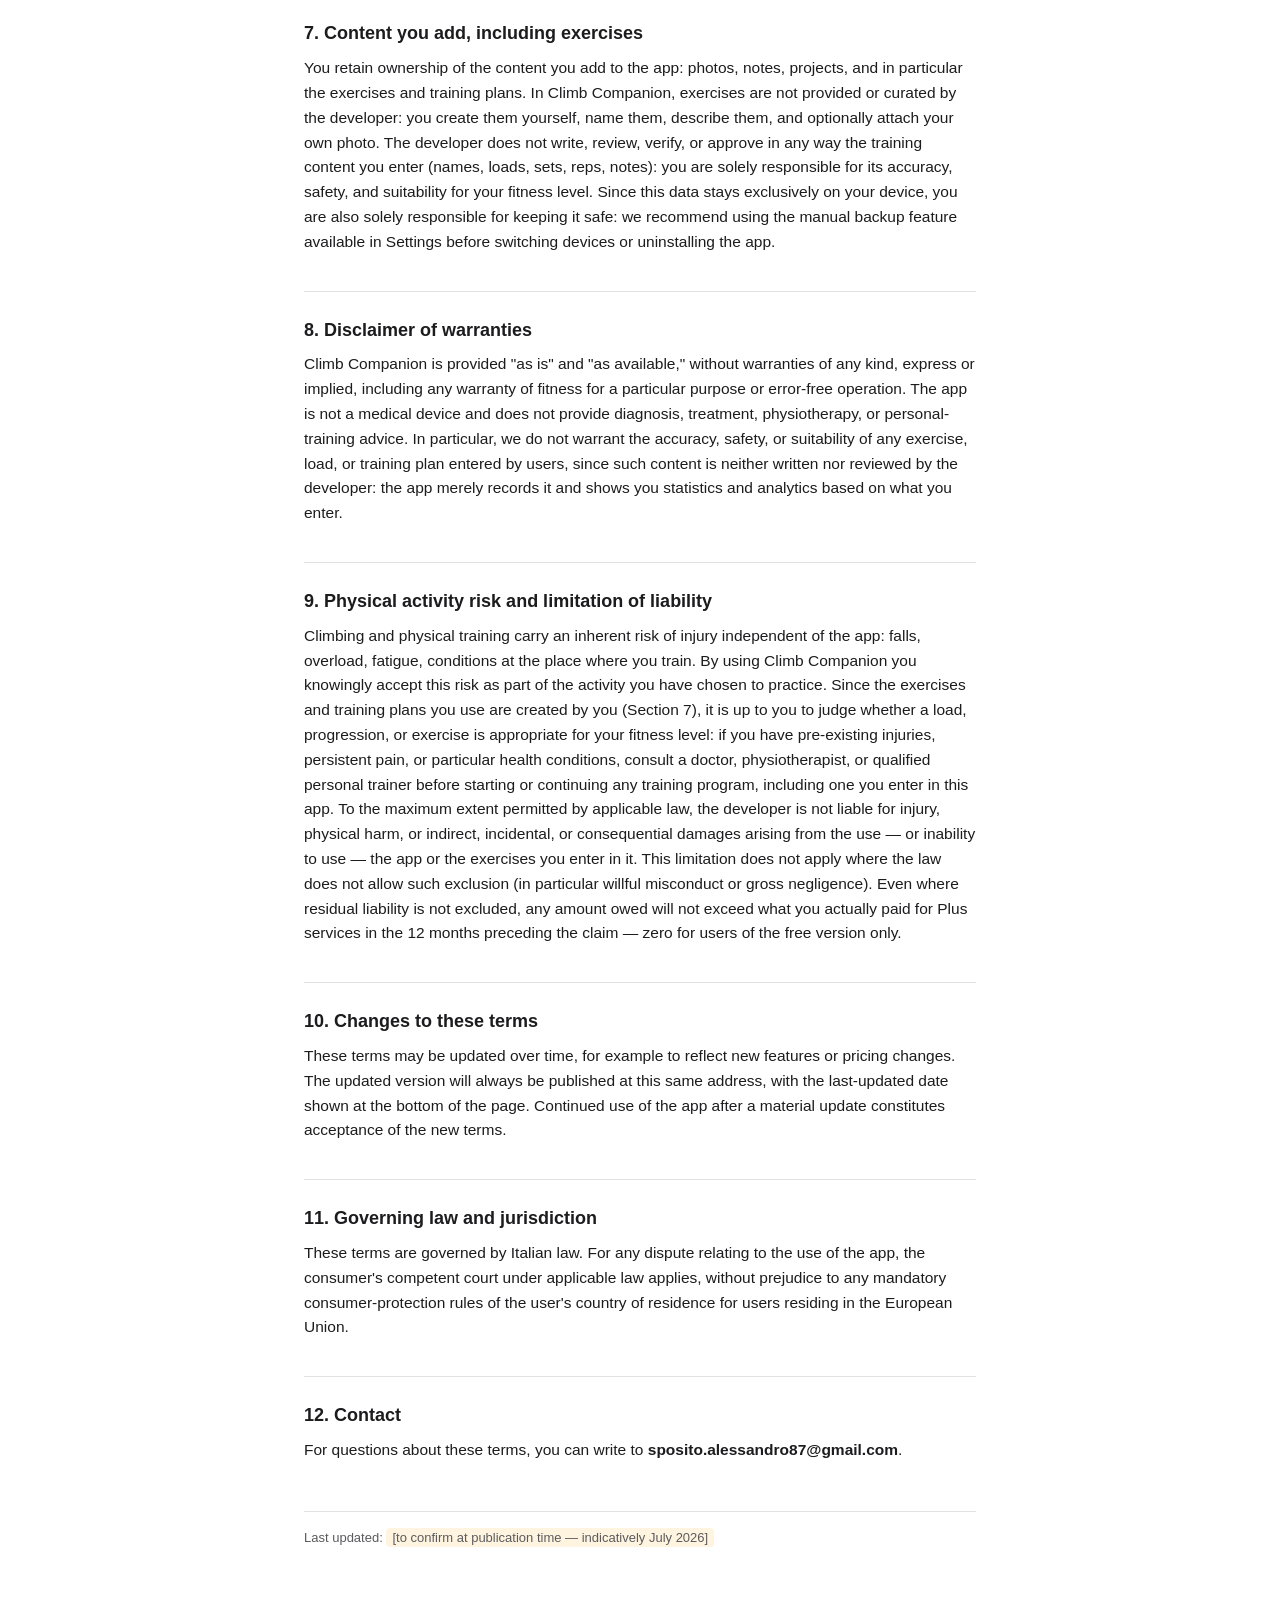
<file: climbcompanion-landing/terms-en.html>
<!DOCTYPE html>
<html lang="en">
<head>
<meta charset="UTF-8">
<meta name="viewport" content="width=device-width, initial-scale=1.0">
<title>Terms of Service — Climb Companion</title>
<style>
  :root {
    --ink: #1c1c1e;
    --dim: #5b5b5e;
    --line: #e2e2e4;
    --bg: #ffffff;
    --accent: #b3541e;
  }
  * { box-sizing: border-box; }
  body {
    margin: 0;
    background: var(--bg);
    color: var(--ink);
    font-family: -apple-system, BlinkMacSystemFont, "Segoe UI", Roboto, Helvetica, Arial, sans-serif;
    line-height: 1.6;
  }
  .wrap { max-width: 720px; margin: 0 auto; padding: 48px 24px 96px; }
  h1 { font-size: 28px; margin: 0 0 4px; }
  .subtitle { color: var(--dim); font-size: 15px; margin: 0 0 32px; }
  .lang-switch { font-size: 14px; margin-bottom: 32px; }
  .lang-switch a { color: var(--accent); text-decoration: none; }
  h2 { font-size: 18px; margin: 36px 0 8px; border-top: 1px solid var(--line); padding-top: 24px; }
  h2:first-of-type { border-top: none; padding-top: 0; }
  p { margin: 0 0 14px; font-size: 15.5px; }
  .updated { color: var(--dim); font-size: 13px; margin-top: 48px; border-top: 1px solid var(--line); padding-top: 16px; }
  .placeholder { background: #fff4e0; padding: 2px 6px; border-radius: 4px; font-size: 13px; }
</style>
</head>
<body>
<div class="wrap">
  <h1>Terms of Service</h1>
  <p class="subtitle">Climb Companion — app and Plus subscription terms of use</p>
  <div class="lang-switch"><a href="./index-en.html">← Home</a> · <a href="./terms-it.html">Leggi questa pagina in italiano →</a></div>

  <h2>1. Acceptance of terms</h2>
  <p>By using Climb Companion ("the app") you accept these Terms of Service. If you do not accept them, you must not use the app. These terms apply together with the <a href="./privacy-en.html">Privacy Policy</a> and include, in Sections 7 and 9, the terms covering the exercises and training content you enter yourself in the app.</p>

  <h2>2. What Climb Companion is</h2>
  <p>Climb Companion is an iOS app for tracking climbing projects, manually logged training sessions, and personal goals (Challenges). The app runs entirely on-device: it does not require an account and does not rely on any server operated by the developer. See the Privacy Policy for full details on how data is handled.</p>

  <h2>3. Free features and Climb Companion Plus</h2>
  <p>Some features are available for free. Climb Companion Plus is an optional in-app subscription that unlocks additional features (including grade pyramid and route/boulder analysis, advanced session analytics, and unlimited projects and training cards). Features included in Plus may evolve over time; substantial changes will be communicated through the app.</p>

  <h2>4. Pricing, auto-renewal and free trial</h2>
  <p>Climb Companion Plus is offered through the App Store as follows:</p>
  <p>— <strong>Plus Monthly</strong>: €2.49/month, with a 7-day free trial for new subscribers. Unless cancelled before the trial ends, the subscription automatically renews at the monthly price shown, unless the trial is turned off at least 24 hours before it expires.<br>
  — <strong>Plus Annual</strong>: €14.99/year, no free trial.</p>
  <p>All subscriptions renew automatically unless cancelled at least 24 hours before the end of the current period. Renewal is charged to your Apple ID account within 24 hours prior to the end of the current period, at the price confirmed at purchase or otherwise communicated in advance in case of a price change. Prices may vary by country based on Apple's pricing policies and currency conversion.</p>

  <h2>5. Managing and cancelling your subscription</h2>
  <p>Subscriptions are managed entirely by Apple through your Apple ID. You can view, change, or cancel your subscription at any time from Settings ▸ [your name] ▸ Subscriptions on your device. Cancellation takes effect at the end of the current billing period; no partial refunds are provided for the period already paid, except as provided by Apple's own refund policies, which Apple handles independently for all in-app purchase refund requests.</p>

  <h2>6. License to use</h2>
  <p>You are granted a personal, non-exclusive, non-transferable, revocable license to use Climb Companion on your own devices, for individual, non-commercial use, subject to these terms and Apple's standard App Store usage terms applicable to third-party apps. You may not copy, modify, decompile, distribute, or create derivative works from the app, except as expressly permitted by applicable law.</p>

  <h2>7. Content you add, including exercises</h2>
  <p>You retain ownership of the content you add to the app: photos, notes, projects, and in particular the exercises and training plans. In Climb Companion, exercises are not provided or curated by the developer: you create them yourself, name them, describe them, and optionally attach your own photo. The developer does not write, review, verify, or approve in any way the training content you enter (names, loads, sets, reps, notes): you are solely responsible for its accuracy, safety, and suitability for your fitness level. Since this data stays exclusively on your device, you are also solely responsible for keeping it safe: we recommend using the manual backup feature available in Settings before switching devices or uninstalling the app.</p>

  <h2>8. Disclaimer of warranties</h2>
  <p>Climb Companion is provided "as is" and "as available," without warranties of any kind, express or implied, including any warranty of fitness for a particular purpose or error-free operation. The app is not a medical device and does not provide diagnosis, treatment, physiotherapy, or personal-training advice. In particular, we do not warrant the accuracy, safety, or suitability of any exercise, load, or training plan entered by users, since such content is neither written nor reviewed by the developer: the app merely records it and shows you statistics and analytics based on what you enter.</p>

  <h2>9. Physical activity risk and limitation of liability</h2>
  <p>Climbing and physical training carry an inherent risk of injury independent of the app: falls, overload, fatigue, conditions at the place where you train. By using Climb Companion you knowingly accept this risk as part of the activity you have chosen to practice. Since the exercises and training plans you use are created by you (Section 7), it is up to you to judge whether a load, progression, or exercise is appropriate for your fitness level: if you have pre-existing injuries, persistent pain, or particular health conditions, consult a doctor, physiotherapist, or qualified personal trainer before starting or continuing any training program, including one you enter in this app. To the maximum extent permitted by applicable law, the developer is not liable for injury, physical harm, or indirect, incidental, or consequential damages arising from the use — or inability to use — the app or the exercises you enter in it. This limitation does not apply where the law does not allow such exclusion (in particular willful misconduct or gross negligence). Even where residual liability is not excluded, any amount owed will not exceed what you actually paid for Plus services in the 12 months preceding the claim — zero for users of the free version only.</p>

  <h2>10. Changes to these terms</h2>
  <p>These terms may be updated over time, for example to reflect new features or pricing changes. The updated version will always be published at this same address, with the last-updated date shown at the bottom of the page. Continued use of the app after a material update constitutes acceptance of the new terms.</p>

  <h2>11. Governing law and jurisdiction</h2>
  <p>These terms are governed by Italian law. For any dispute relating to the use of the app, the consumer's competent court under applicable law applies, without prejudice to any mandatory consumer-protection rules of the user's country of residence for users residing in the European Union.</p>

  <h2>12. Contact</h2>
  <p>For questions about these terms, you can write to <strong>sposito.alessandro87@gmail.com</strong>.</p>

  <p class="updated">Last updated: <span class="placeholder">[to confirm at publication time — indicatively July 2026]</span></p>
</div>
</body>
</html>
</file>
<file: style.css>
/* Climb Companion — shared site styles */
:root {
  --ink: #1c1b1a;
  --panel: #242321;
  --panel-line: rgba(237,232,222,0.10);
  --cream: #ede8de;
  --cream-dim: rgba(237,232,222,0.62);
  --amber: #e8a33d;
  --amber-strong: #f0b25c;
  --paper: #ffffff;
  --text: #1c1b1a;
  --text-dim: #5b5b58;
  --line: #e7e3da;
  --link: #b5741e;
  --radius: 14px;
  --wrap: 1080px;
  --wrap-narrow: 760px;
}
* { box-sizing: border-box; }
html { scroll-behavior: smooth; }
body {
  margin: 0;
  font-family: -apple-system, BlinkMacSystemFont, "SF Pro Text", "Segoe UI", Roboto, Helvetica, Arial, sans-serif;
  line-height: 1.6;
  color: var(--text);
  background: var(--paper);
  -webkit-font-smoothing: antialiased;
}
img { max-width: 100%; display: block; }
a { color: var(--link); }

/* ---------- shared header (used on legal pages, light) ---------- */
.site-header {
  background: var(--ink);
  color: var(--cream);
}
.site-header .bar {
  max-width: var(--wrap);
  margin: 0 auto;
  padding: 16px 24px;
  display: flex;
  align-items: center;
  justify-content: space-between;
  gap: 16px;
}
.brand {
  display: flex;
  align-items: center;
  gap: 10px;
  text-decoration: none;
  color: var(--cream);
  font-weight: 700;
  font-size: 15px;
  letter-spacing: -0.01em;
}
.brand img { width: 28px; height: 28px; border-radius: 7px; }
.site-header nav { display: flex; align-items: center; gap: 20px; font-size: 14px; }
.site-header nav a { color: var(--cream-dim); text-decoration: none; }
.site-header nav a:hover { color: var(--cream); }
.site-header nav a.pill {
  border: 1px solid rgba(237,232,222,0.25);
  padding: 6px 14px;
  border-radius: 20px;
  color: var(--cream);
}

/* ---------- legal document pages (light) ---------- */
.doc-wrap { max-width: var(--wrap-narrow); margin: 0 auto; padding: 48px 24px 96px; }
.doc-wrap h1 { font-size: 30px; margin: 0 0 6px; letter-spacing: -0.01em; }
.doc-wrap .subtitle { color: var(--text-dim); font-size: 15px; margin: 0 0 28px; }
.doc-wrap h2 { font-size: 18px; margin: 34px 0 8px; border-top: 1px solid var(--line); padding-top: 22px; }
.doc-wrap h2:first-of-type { border-top: none; padding-top: 0; }
.doc-wrap p { margin: 0 0 14px; font-size: 15.5px; color: #2c2b29; }
.doc-wrap .updated { color: var(--text-dim); font-size: 13px; margin-top: 44px; border-top: 1px solid var(--line); padding-top: 16px; }
.doc-wrap .placeholder { background: #fbe9cf; padding: 2px 6px; border-radius: 4px; font-size: 13px; }

/* ---------- contact modal ---------- */
button.cta { font: inherit; cursor: pointer; border: none; }
.footer-col button.link-like {
  display: block; background: none; border: none; padding: 0; margin-bottom: 8px;
  color: var(--cream-dim); font-size: 14px; font-family: inherit; cursor: pointer; text-align: left;
}
.footer-col button.link-like:hover { color: var(--cream); }
.modal-overlay {
  position: fixed; inset: 0; background: rgba(12,11,10,0.72);
  display: flex; align-items: center; justify-content: center;
  padding: 24px; z-index: 100;
}
.modal-overlay[hidden] { display: none; }
.modal-card {
  position: relative; width: 100%; max-width: 420px;
  background: var(--panel); border: 1px solid var(--panel-line);
  border-radius: var(--radius); padding: 30px; color: var(--cream);
}
.modal-card h3 { margin: 0 0 8px; font-size: 20px; color: #fff; }
.modal-sub { margin: 0 0 20px; font-size: 14px; color: var(--cream-dim); }
.modal-close {
  position: absolute; top: 14px; right: 14px; width: 30px; height: 30px;
  border-radius: 8px; border: 1px solid var(--panel-line); background: rgba(237,232,222,0.06);
  color: var(--cream); font-size: 18px; line-height: 1; cursor: pointer;
}
.modal-close:hover { background: rgba(237,232,222,0.12); }
#contactForm label { display: block; font-size: 13px; color: var(--cream-dim); margin-bottom: 14px; }
#contactForm input, #contactForm textarea {
  display: block; width: 100%; margin-top: 6px; padding: 10px 12px;
  background: rgba(237,232,222,0.06); border: 1px solid var(--panel-line);
  border-radius: 8px; color: var(--cream); font: inherit; resize: vertical;
}
#contactForm input:focus, #contactForm textarea:focus { outline: 1px solid var(--amber); border-color: var(--amber); }
#contactForm button[type="submit"] { width: 100%; justify-content: center; margin-top: 4px; }
.form-status { margin: 12px 0 0; font-size: 13.5px; }
.form-status.success { color: var(--amber-strong); }
.form-status.error { color: #e77; }


.site-header nav { position: relative; }
details.lang { position: relative; font-size: 13px; }
details.lang summary { list-style: none; cursor: pointer; padding: 6px 14px; border: 1px solid rgba(237,232,222,0.25); border-radius: 20px; color: var(--cream); white-space: nowrap; user-select: none; }
details.lang summary::-webkit-details-marker { display: none; }
details.lang summary::after { content: "▾"; margin-left: 6px; font-size: 10px; }
details.lang .lang-menu { position: absolute; right: 0; top: calc(100% + 8px); min-width: 150px; background: var(--panel); border: 1px solid var(--panel-line); border-radius: 12px; padding: 6px; box-shadow: 0 12px 32px rgba(0,0,0,.35); z-index: 10; }
.site-header nav details.lang .lang-menu a { display: block; padding: 8px 12px; border-radius: 8px; color: var(--cream); font-size: 14px; }
.site-header nav details.lang .lang-menu a:hover { background: rgba(237,232,222,0.08); }
.site-header nav details.lang .lang-menu a.on { color: var(--amber-strong); }
.doc-wrap .platform-link { margin: 0 0 28px; font-size: 14px; }
</file>
